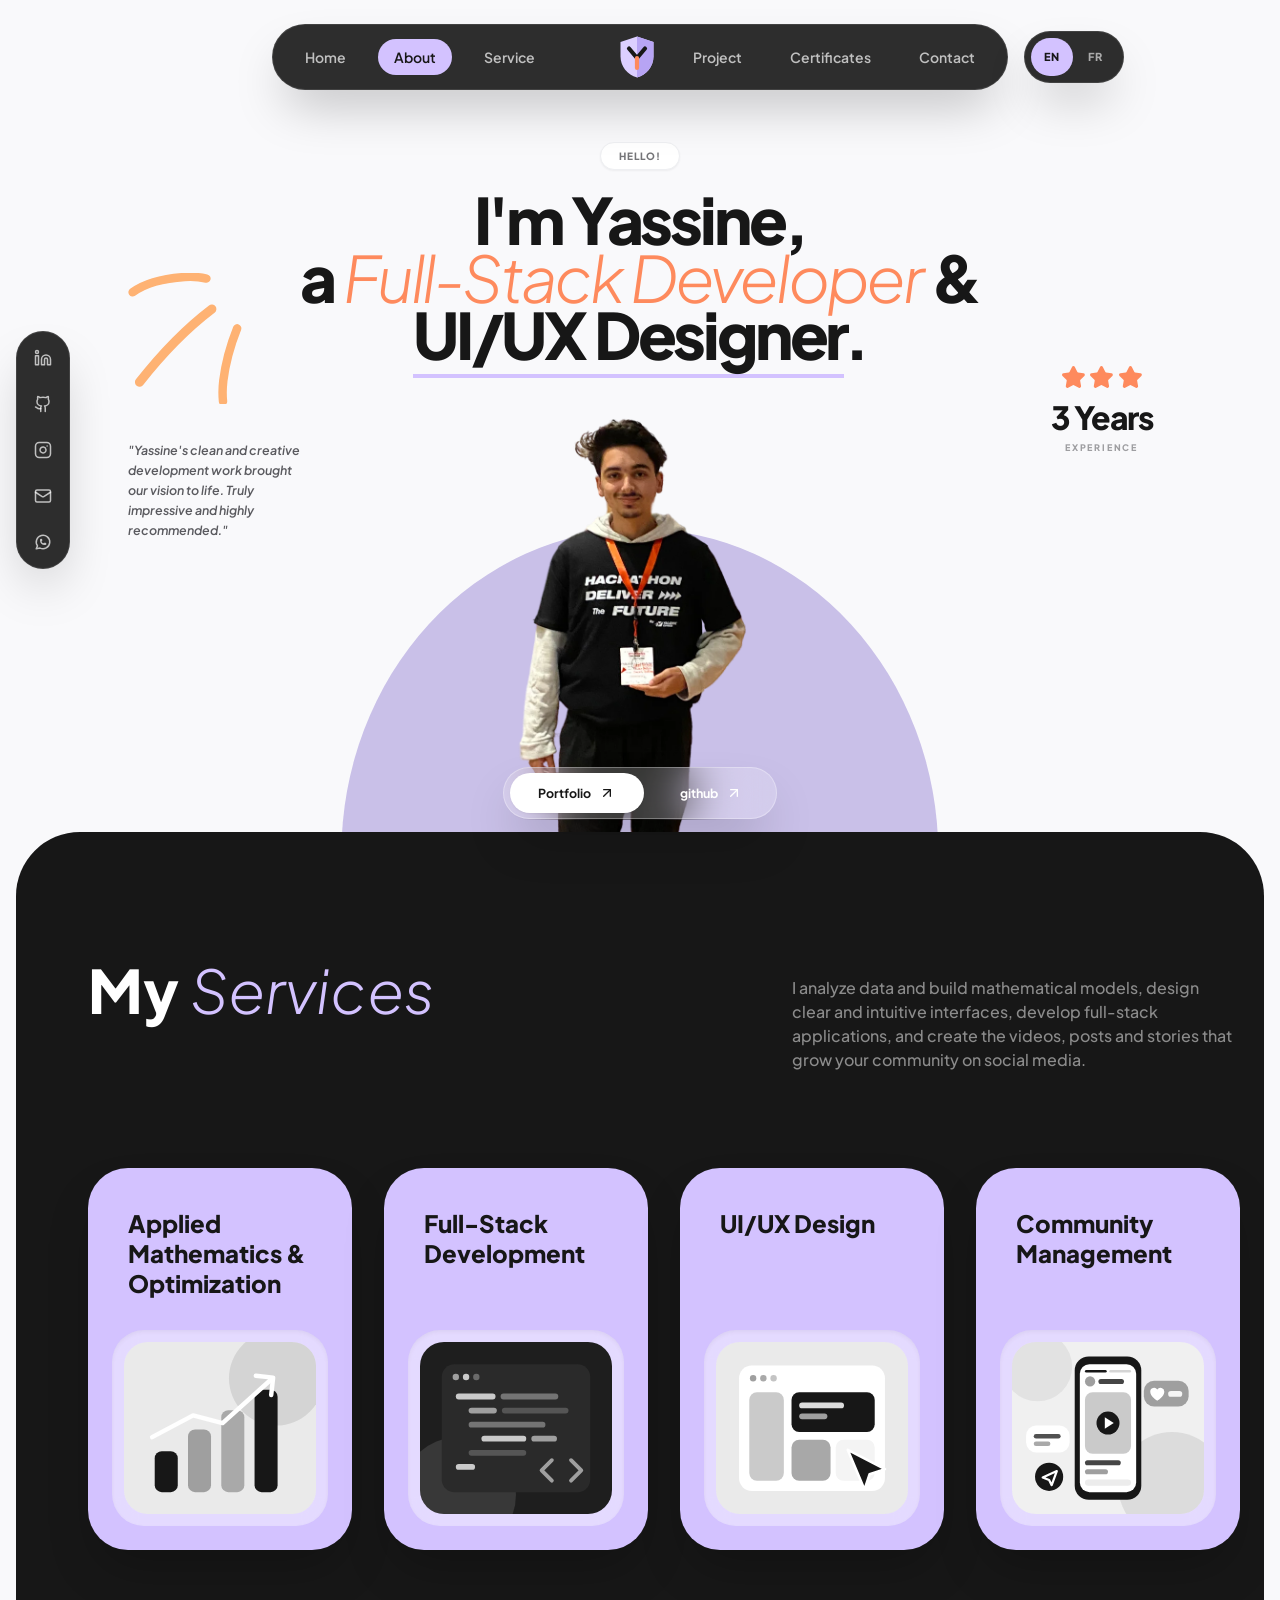
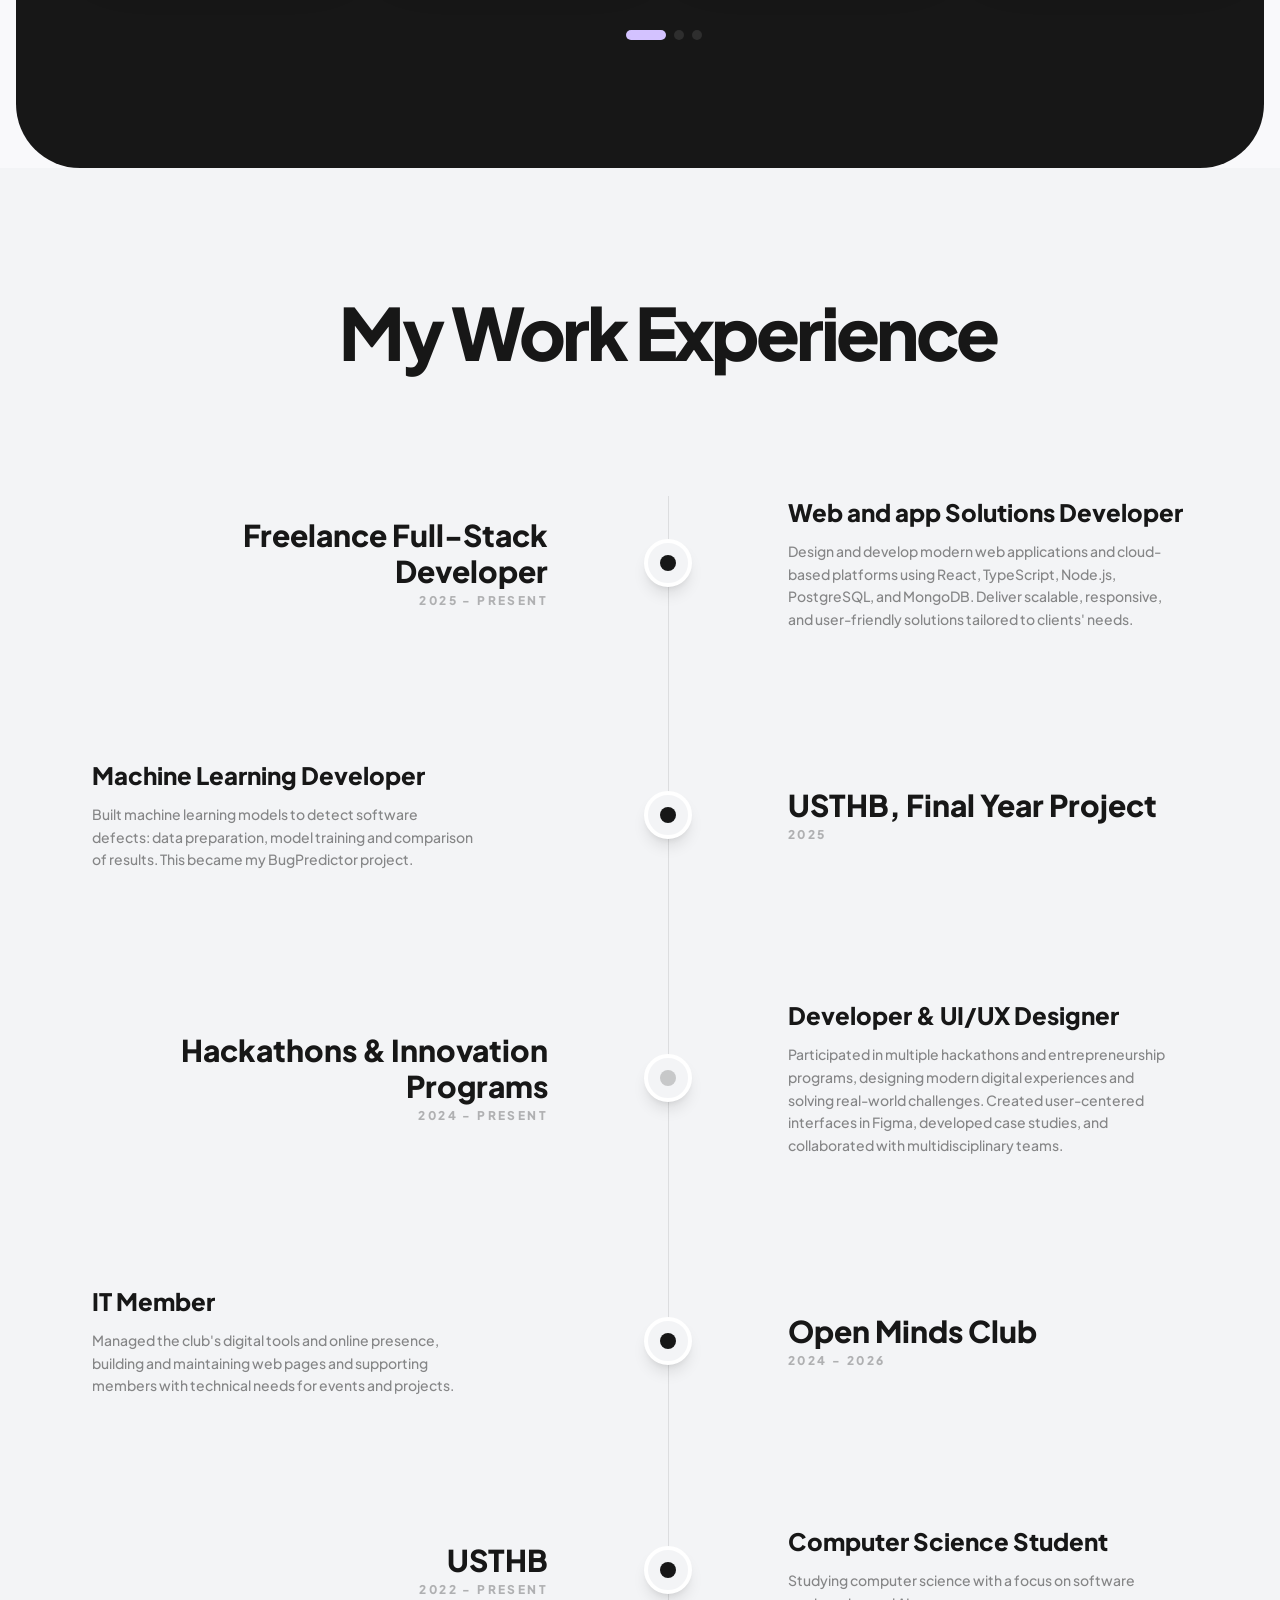
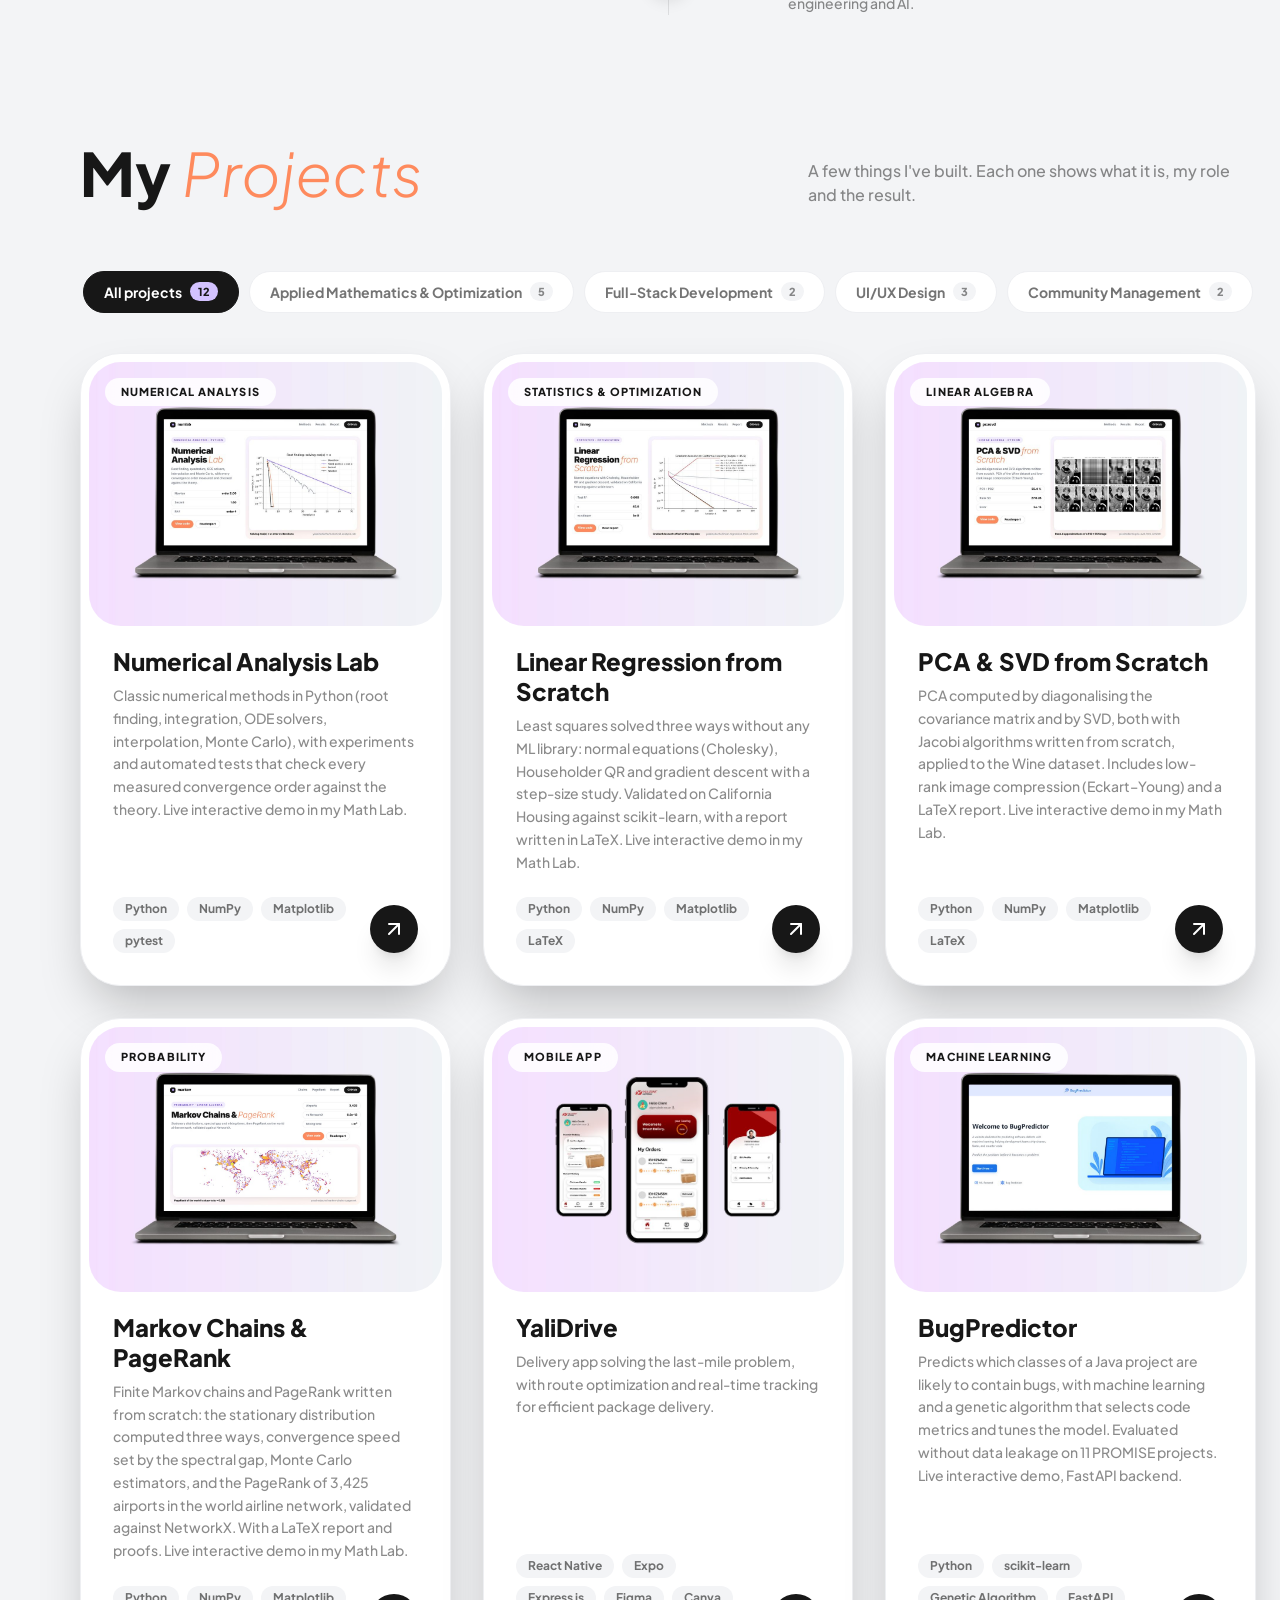
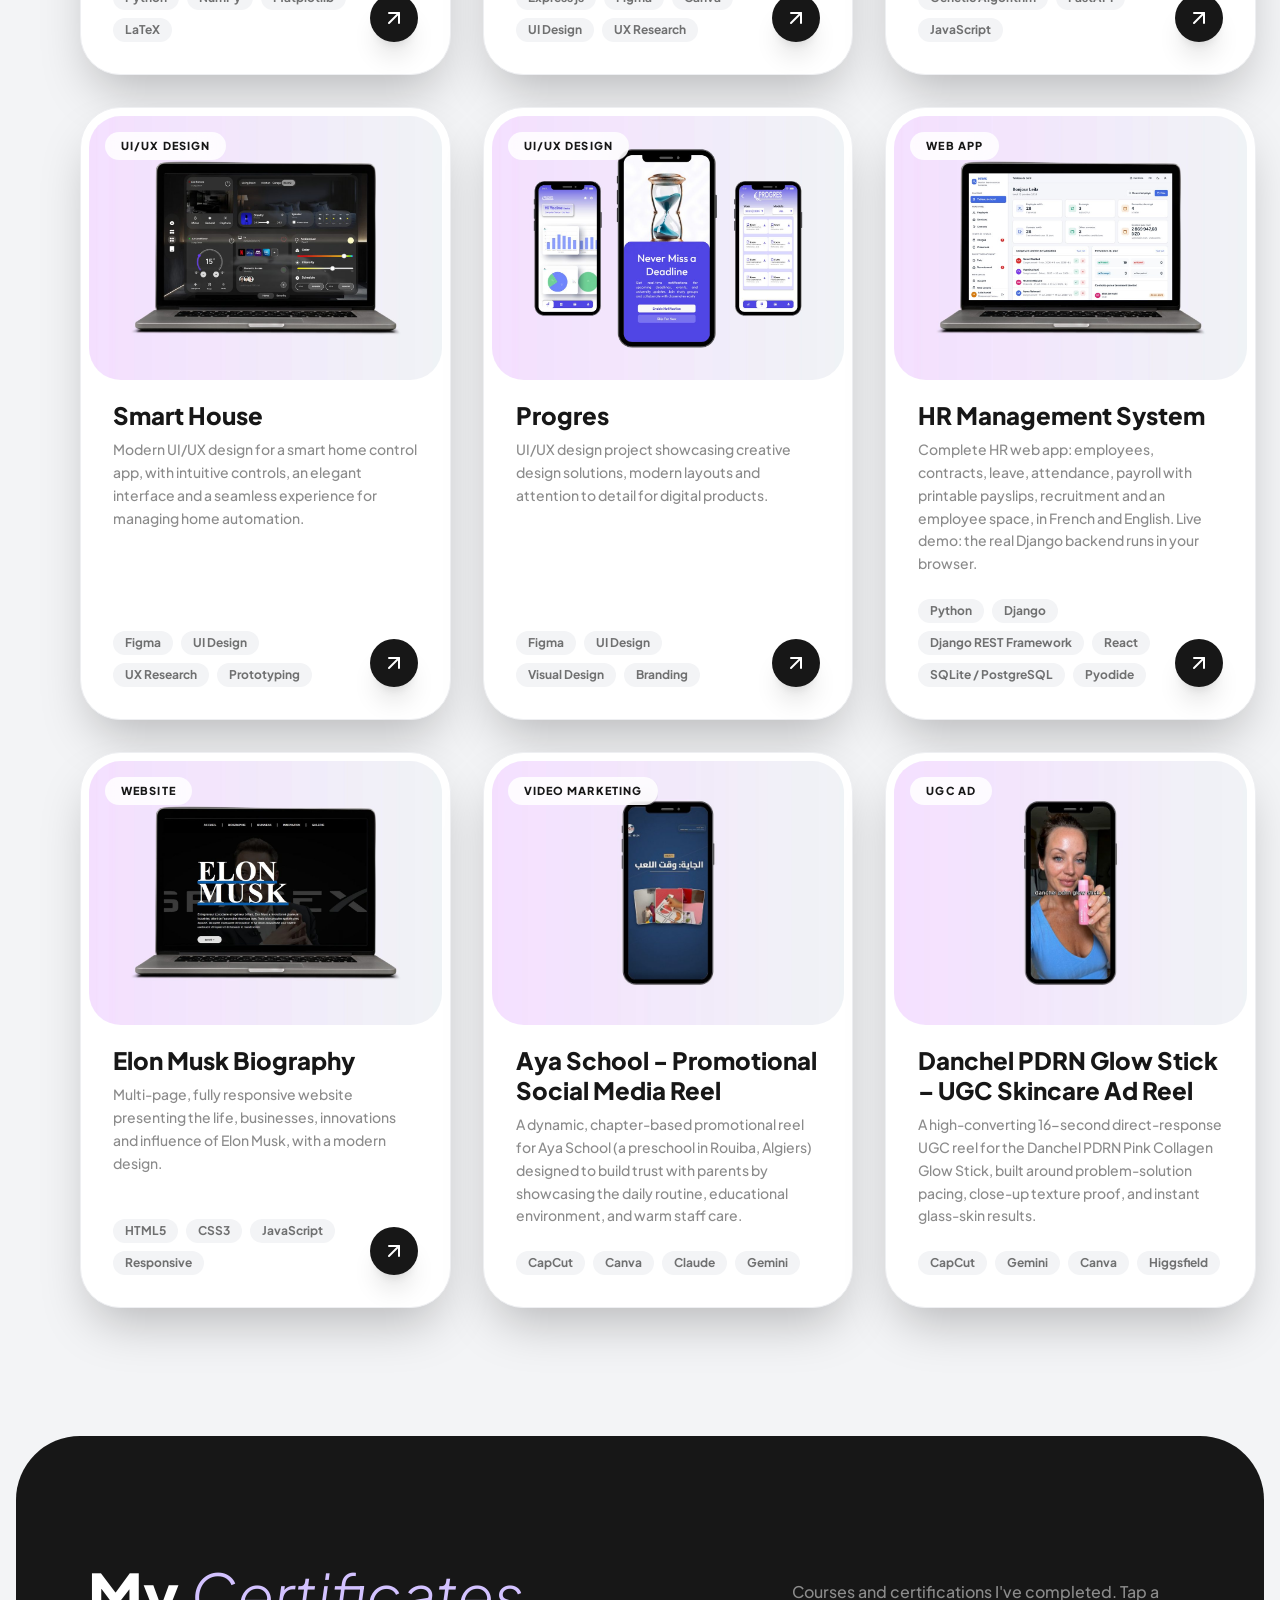
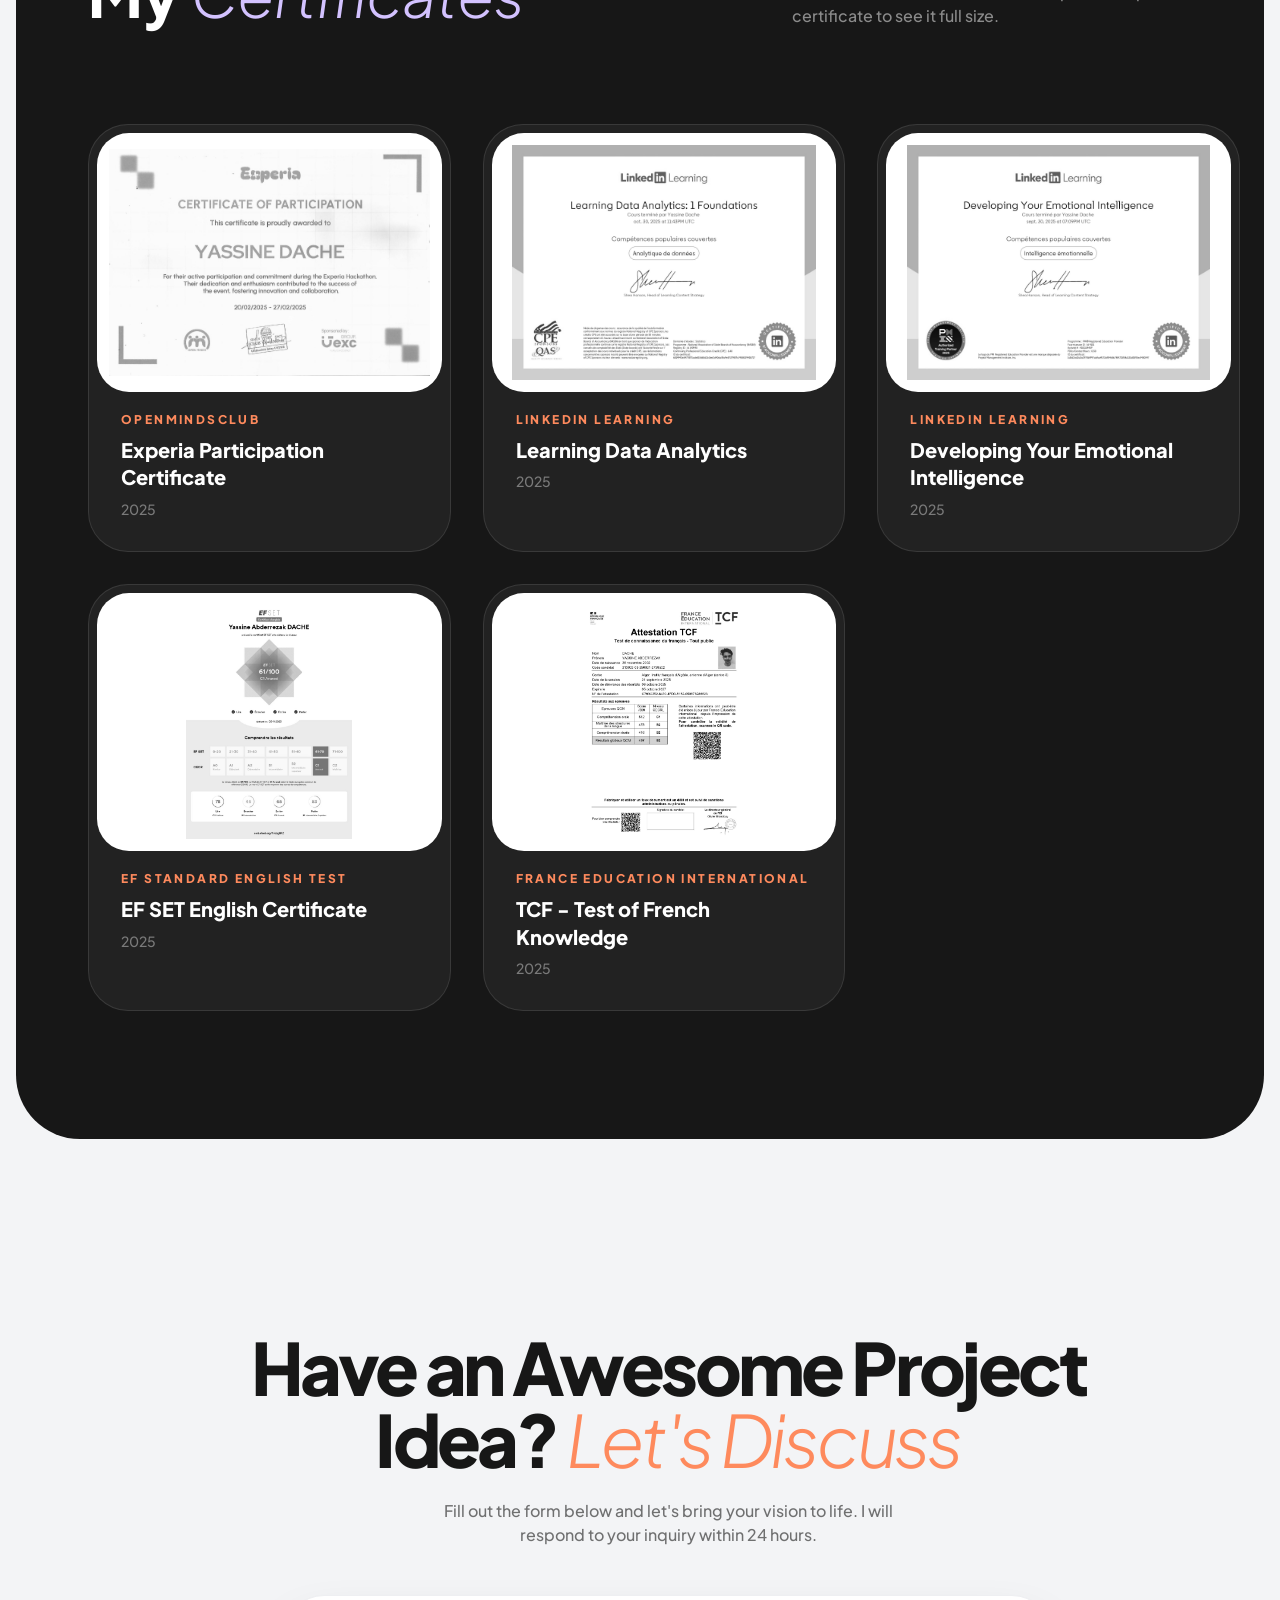
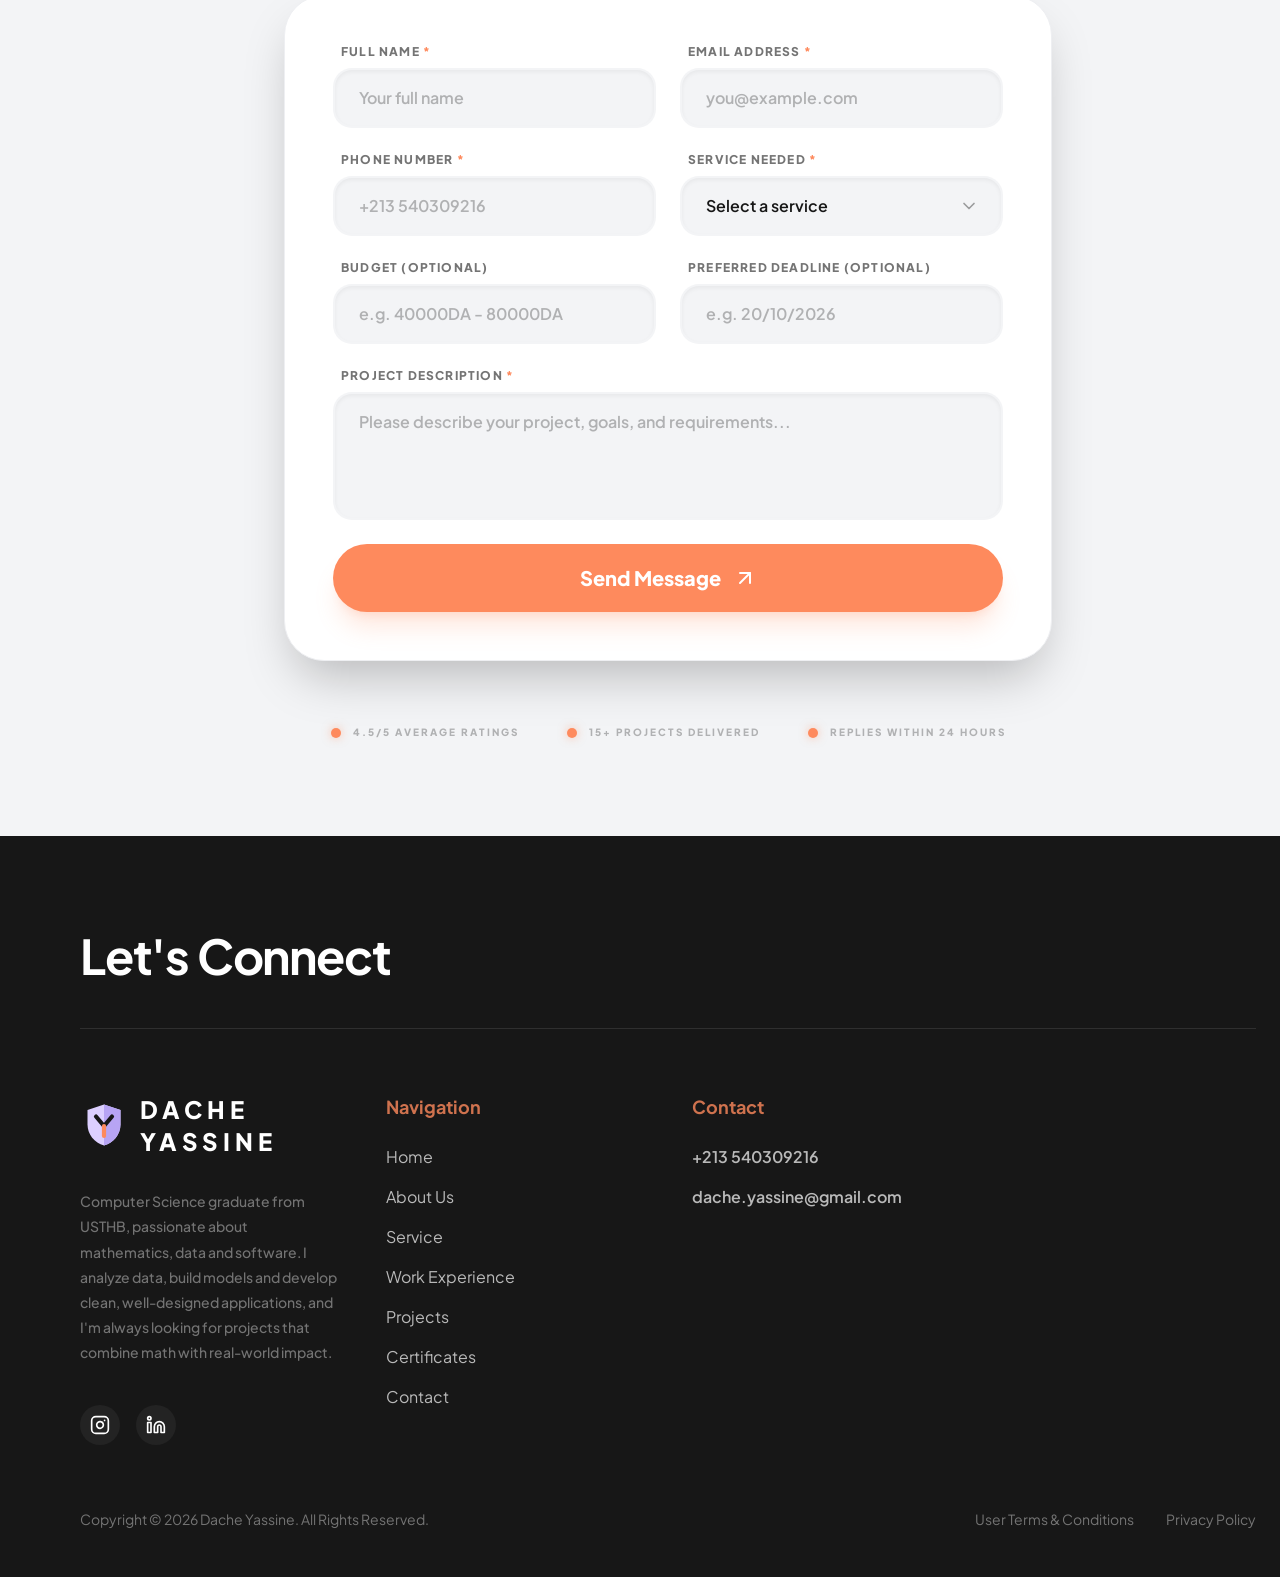
<file: index.html>
<!DOCTYPE html>
<html lang="en">
<head>
<meta charset="UTF-8">
<meta name="viewport" content="width=device-width, initial-scale=1, viewport-fit=cover">
<title>Dache Yassine | Portfolio</title>
<meta name="description" content="Dache Yassine - Full-Stack Developer &amp; UI/UX Designer">
<meta property="og:title" content="Dache Yassine | Portfolio">
<meta property="og:description" content="Dache Yassine - Full-Stack Developer &amp; UI/UX Designer">
<meta property="og:type" content="website">
<meta name="theme-color" content="#F9F9FB">
<link rel="icon" type="image/svg+xml" href="data:image/svg+xml,%3Csvg%20xmlns%3D%22http%3A//www.w3.org/2000/svg%22%20viewBox%3D%220%200%2048%2048%22%3E%3Cpath%20d%3D%22M24%203.5%2040.5%209v14.2c0%2010.3-6.9%2018.6-16.5%2021.3C14.4%2041.8%207.5%2033.5%207.5%2023.2V9z%22%20fill%3D%22%23DCCFFF%22/%3E%3Cpath%20d%3D%22M24%203.5%2040.5%209v14.2c0%2010.3-6.9%2018.6-16.5%2021.3z%22%20fill%3D%22%23B7A4F4%22/%3E%3Cpath%20d%3D%22M16%2015.5%2024%2025l8-9.5%22%20fill%3D%22none%22%20stroke%3D%22%23171717%22%20stroke-width%3D%224.2%22%20stroke-linecap%3D%22round%22%20stroke-linejoin%3D%22round%22/%3E%3Cpath%20d%3D%22M24%2025v10%22%20fill%3D%22none%22%20stroke%3D%22%23FE8A5D%22%20stroke-width%3D%224.2%22%20stroke-linecap%3D%22round%22/%3E%3C/svg%3E">
<link rel="preconnect" href="https://fonts.googleapis.com">
<link rel="preconnect" href="https://fonts.gstatic.com" crossorigin>
<link href="https://fonts.googleapis.com/css2?family=Plus+Jakarta+Sans:ital,wght@0,300;0,400;0,500;0,600;0,700;0,800;1,300;1,400&display=swap" rel="stylesheet">
<style>*,:after,:before{--tw-border-spacing-x:0;--tw-border-spacing-y:0;--tw-translate-x:0;--tw-translate-y:0;--tw-rotate:0;--tw-skew-x:0;--tw-skew-y:0;--tw-scale-x:1;--tw-scale-y:1;--tw-pan-x: ;--tw-pan-y: ;--tw-pinch-zoom: ;--tw-scroll-snap-strictness:proximity;--tw-gradient-from-position: ;--tw-gradient-via-position: ;--tw-gradient-to-position: ;--tw-ordinal: ;--tw-slashed-zero: ;--tw-numeric-figure: ;--tw-numeric-spacing: ;--tw-numeric-fraction: ;--tw-ring-inset: ;--tw-ring-offset-width:0px;--tw-ring-offset-color:#fff;--tw-ring-color:rgba(59,130,246,.5);--tw-ring-offset-shadow:0 0 #0000;--tw-ring-shadow:0 0 #0000;--tw-shadow:0 0 #0000;--tw-shadow-colored:0 0 #0000;--tw-blur: ;--tw-brightness: ;--tw-contrast: ;--tw-grayscale: ;--tw-hue-rotate: ;--tw-invert: ;--tw-saturate: ;--tw-sepia: ;--tw-drop-shadow: ;--tw-backdrop-blur: ;--tw-backdrop-brightness: ;--tw-backdrop-contrast: ;--tw-backdrop-grayscale: ;--tw-backdrop-hue-rotate: ;--tw-backdrop-invert: ;--tw-backdrop-opacity: ;--tw-backdrop-saturate: ;--tw-backdrop-sepia: ;--tw-contain-size: ;--tw-contain-layout: ;--tw-contain-paint: ;--tw-contain-style: }::backdrop{--tw-border-spacing-x:0;--tw-border-spacing-y:0;--tw-translate-x:0;--tw-translate-y:0;--tw-rotate:0;--tw-skew-x:0;--tw-skew-y:0;--tw-scale-x:1;--tw-scale-y:1;--tw-pan-x: ;--tw-pan-y: ;--tw-pinch-zoom: ;--tw-scroll-snap-strictness:proximity;--tw-gradient-from-position: ;--tw-gradient-via-position: ;--tw-gradient-to-position: ;--tw-ordinal: ;--tw-slashed-zero: ;--tw-numeric-figure: ;--tw-numeric-spacing: ;--tw-numeric-fraction: ;--tw-ring-inset: ;--tw-ring-offset-width:0px;--tw-ring-offset-color:#fff;--tw-ring-color:rgba(59,130,246,.5);--tw-ring-offset-shadow:0 0 #0000;--tw-ring-shadow:0 0 #0000;--tw-shadow:0 0 #0000;--tw-shadow-colored:0 0 #0000;--tw-blur: ;--tw-brightness: ;--tw-contrast: ;--tw-grayscale: ;--tw-hue-rotate: ;--tw-invert: ;--tw-saturate: ;--tw-sepia: ;--tw-drop-shadow: ;--tw-backdrop-blur: ;--tw-backdrop-brightness: ;--tw-backdrop-contrast: ;--tw-backdrop-grayscale: ;--tw-backdrop-hue-rotate: ;--tw-backdrop-invert: ;--tw-backdrop-opacity: ;--tw-backdrop-saturate: ;--tw-backdrop-sepia: ;--tw-contain-size: ;--tw-contain-layout: ;--tw-contain-paint: ;--tw-contain-style: }/*! tailwindcss v3.4.16 | MIT License | https://tailwindcss.com*/*,:after,:before{box-sizing:border-box;border:0 solid #e5e7eb}:after,:before{--tw-content:""}:host,html{line-height:1.5;-webkit-text-size-adjust:100%;-moz-tab-size:4;-o-tab-size:4;tab-size:4;font-family:Plus Jakarta Sans,ui-sans-serif,system-ui,-apple-system,Segoe UI,Roboto,sans-serif;font-feature-settings:normal;font-variation-settings:normal;-webkit-tap-highlight-color:transparent}body{margin:0;line-height:inherit}hr{height:0;color:inherit;border-top-width:1px}abbr:where([title]){-webkit-text-decoration:underline dotted;text-decoration:underline dotted}h1,h2,h3,h4,h5,h6{font-size:inherit;font-weight:inherit}a{color:inherit;text-decoration:inherit}b,strong{font-weight:bolder}code,kbd,pre,samp{font-family:ui-monospace,SFMono-Regular,Menlo,Monaco,Consolas,Liberation Mono,Courier New,monospace;font-feature-settings:normal;font-variation-settings:normal;font-size:1em}small{font-size:80%}sub,sup{font-size:75%;line-height:0;position:relative;vertical-align:baseline}sub{bottom:-.25em}sup{top:-.5em}table{text-indent:0;border-color:inherit;border-collapse:collapse}button,input,optgroup,select,textarea{font-family:inherit;font-feature-settings:inherit;font-variation-settings:inherit;font-size:100%;font-weight:inherit;line-height:inherit;letter-spacing:inherit;color:inherit;margin:0;padding:0}button,select{text-transform:none}button,input:where([type=button]),input:where([type=reset]),input:where([type=submit]){-webkit-appearance:button;background-color:transparent;background-image:none}:-moz-focusring{outline:auto}:-moz-ui-invalid{box-shadow:none}progress{vertical-align:baseline}::-webkit-inner-spin-button,::-webkit-outer-spin-button{height:auto}[type=search]{-webkit-appearance:textfield;outline-offset:-2px}::-webkit-search-decoration{-webkit-appearance:none}::-webkit-file-upload-button{-webkit-appearance:button;font:inherit}summary{display:list-item}blockquote,dd,dl,figure,h1,h2,h3,h4,h5,h6,hr,p,pre{margin:0}fieldset{margin:0}fieldset,legend{padding:0}menu,ol,ul{list-style:none;margin:0;padding:0}dialog{padding:0}textarea{resize:vertical}input::-moz-placeholder,textarea::-moz-placeholder{opacity:1;color:#9ca3af}input::placeholder,textarea::placeholder{opacity:1;color:#9ca3af}[role=button],button{cursor:pointer}:disabled{cursor:default}audio,canvas,embed,iframe,img,object,svg,video{display:block;vertical-align:middle}img,video{max-width:100%;height:auto}[hidden]:where(:not([hidden=until-found])){display:none}.pointer-events-none{pointer-events:none}.pointer-events-auto{pointer-events:auto}.fixed{position:fixed}.absolute{position:absolute}.relative{position:relative}.inset-0{inset:0}.inset-x-0{left:0;right:0}.bottom-0{bottom:0}.bottom-4{bottom:1rem}.bottom-6{bottom:1.5rem}.bottom-\[2\.5em\]{bottom:2.5em}.left-0{left:0}.left-1\/2{left:50%}.left-4{left:1rem}.left-\[6\%\]{left:6%}.left-full{left:100%}.right-0{right:0}.right-4{right:1rem}.right-6{right:1.5rem}.right-\[6\%\]{right:6%}.top-0{top:0}.top-1\/2{top:50%}.top-4{top:1rem}.top-\[30\%\]{top:30%}.top-\[40\%\]{top:40%}.z-0{z-index:0}.z-10{z-index:10}.z-20{z-index:20}.z-\[100\]{z-index:100}.z-\[101\]{z-index:101}.z-\[120\]{z-index:120}.z-\[150\]{z-index:150}.z-\[300\]{z-index:300}.z-\[80\]{z-index:80}.z-\[90\]{z-index:90}.col-span-1{grid-column:span 1/span 1}.mx-4{margin-left:1rem;margin-right:1rem}.mx-auto{margin-left:auto;margin-right:auto}.-mt-20{margin-top:-5rem}.mb-0{margin-bottom:0}.mb-1{margin-bottom:.25rem}.mb-10{margin-bottom:2.5rem}.mb-12{margin-bottom:3rem}.mb-16{margin-bottom:4rem}.mb-2{margin-bottom:.5rem}.mb-24{margin-bottom:6rem}.mb-3{margin-bottom:.75rem}.mb-32{margin-bottom:8rem}.mb-4{margin-bottom:1rem}.mb-6{margin-bottom:1.5rem}.mb-8{margin-bottom:2rem}.mb-\[0\.5em\]{margin-bottom:.5em}.mb-\[1\.5em\]{margin-bottom:1.5em}.ml-1{margin-left:.25rem}.ml-2{margin-left:.5rem}.ml-3{margin-left:.75rem}.mt-1{margin-top:.25rem}.mt-16{margin-top:4rem}.mt-2{margin-top:.5rem}.mt-20{margin-top:5rem}.mt-4{margin-top:1rem}.mt-5{margin-top:1.25rem}.mt-6{margin-top:1.5rem}.mt-\[1em\]{margin-top:1em}.mt-\[2\.85em\]{margin-top:2.85em}.mt-auto{margin-top:auto}.line-clamp-2{overflow:hidden;display:-webkit-box;-webkit-box-orient:vertical;-webkit-line-clamp:2}.block{display:block}.flex{display:flex}.inline-flex{display:inline-flex}.grid{display:grid}.hidden{display:none}.aspect-\[1\.1\/1\]{aspect-ratio:1.1/1}.aspect-\[16\/10\]{aspect-ratio:16/10}.aspect-\[4\/3\]{aspect-ratio:4/3}.aspect-video{aspect-ratio:16/9}.h-10{height:2.5rem}.h-12{height:3rem}.h-14{height:3.5rem}.h-2\.5{height:.625rem}.h-32{height:8rem}.h-4{height:1rem}.h-5{height:1.25rem}.h-6{height:1.5rem}.h-7{height:1.75rem}.h-8{height:2rem}.h-\[18px\]{height:18px}.h-\[max\(18px\2c 1\.75em\)\]{height:max(18px,1.75em)}.h-auto{height:auto}.h-full{height:100%}.max-h-\[78vh\]{max-height:78vh}.max-h-\[90vh\]{max-height:90vh}.w-10{width:2.5rem}.w-12{width:3rem}.w-14{width:3.5rem}.w-2\.5{width:.625rem}.w-32{width:8rem}.w-4{width:1rem}.w-5{width:1.25rem}.w-6{width:1.5rem}.w-7{width:1.75rem}.w-8{width:2rem}.w-\[12\.5em\]{width:12.5em}.w-\[18px\]{width:18px}.w-\[356px\]{width:356px}.w-\[8em\]{width:8em}.w-\[calc\(100\%-2rem\)\]{width:calc(100% - 2rem)}.w-\[max\(18px\2c 1\.75em\)\]{width:max(18px,1.75em)}.w-auto{width:auto}.w-fit{width:-moz-fit-content;width:fit-content}.w-full{width:100%}.w-px{width:1px}.min-w-\[220px\]{min-width:220px}.max-w-2xl{max-width:42rem}.max-w-3xl{max-width:48rem}.max-w-4xl{max-width:56rem}.max-w-5xl{max-width:64rem}.max-w-6xl{max-width:72rem}.max-w-7xl{max-width:80rem}.max-w-\[14\.25em\]{max-width:14.25em}.max-w-\[32em\]{max-width:32em}.max-w-\[42em\]{max-width:42em}.max-w-\[62\%\]{max-width:62%}.max-w-\[calc\(100vw-3rem\)\]{max-width:calc(100vw - 3rem)}.max-w-full{max-width:100%}.max-w-lg{max-width:32rem}.max-w-md{max-width:28rem}.max-w-sm{max-width:24rem}.max-w-xl{max-width:36rem}.max-w-xs{max-width:20rem}.flex-1{flex:1 1 0%}.shrink-0{flex-shrink:0}.flex-grow{flex-grow:1}.-translate-x-1\/2{--tw-translate-x:-50%}.-translate-x-1\/2,.-translate-x-2{transform:translate(var(--tw-translate-x),var(--tw-translate-y)) rotate(var(--tw-rotate)) skewX(var(--tw-skew-x)) skewY(var(--tw-skew-y)) scaleX(var(--tw-scale-x)) scaleY(var(--tw-scale-y))}.-translate-x-2{--tw-translate-x:-0.5rem}.-translate-y-1\/2{--tw-translate-y:-50%}.-translate-y-1\/2,.translate-y-4{transform:translate(var(--tw-translate-x),var(--tw-translate-y)) rotate(var(--tw-rotate)) skewX(var(--tw-skew-x)) skewY(var(--tw-skew-y)) scaleX(var(--tw-scale-x)) scaleY(var(--tw-scale-y))}.translate-y-4{--tw-translate-y:1rem}.scale-90{--tw-scale-x:.9;--tw-scale-y:.9;transform:translate(var(--tw-translate-x),var(--tw-translate-y)) rotate(var(--tw-rotate)) skewX(var(--tw-skew-x)) skewY(var(--tw-skew-y)) scaleX(var(--tw-scale-x)) scaleY(var(--tw-scale-y))}@keyframes spin{to{transform:rotate(1turn)}}.animate-spin{animation:spin 1s linear infinite}.cursor-pointer{cursor:pointer}.resize-none{resize:none}.scroll-mt-28{scroll-margin-top:7rem}.appearance-none{-webkit-appearance:none;-moz-appearance:none;appearance:none}.grid-cols-1{grid-template-columns:repeat(1,minmax(0,1fr))}.grid-cols-\[1fr_auto_1fr\]{grid-template-columns:1fr auto 1fr}.flex-col{flex-direction:column}.flex-wrap{flex-wrap:wrap}.items-start{align-items:flex-start}.items-end{align-items:flex-end}.items-center{align-items:center}.justify-center{justify-content:center}.justify-between{justify-content:space-between}.gap-1{gap:.25rem}.gap-1\.5{gap:.375rem}.gap-12{gap:3rem}.gap-2{gap:.5rem}.gap-2\.5{gap:.625rem}.gap-3{gap:.75rem}.gap-4{gap:1rem}.gap-5{gap:1.25rem}.gap-6{gap:1.5rem}.gap-8{gap:2rem}.gap-\[0\.25em\]{gap:.25em}.gap-\[0\.5em\]{gap:.5em}.space-y-32>:not([hidden])~:not([hidden]){--tw-space-y-reverse:0;margin-top:calc(8rem*(1 - var(--tw-space-y-reverse)));margin-bottom:calc(8rem*var(--tw-space-y-reverse))}.self-start{align-self:flex-start}.justify-self-start{justify-self:start}.justify-self-end{justify-self:end}.justify-self-center{justify-self:center}.overflow-hidden{overflow:hidden}.overflow-y-auto{overflow-y:auto}.whitespace-nowrap{white-space:nowrap}.break-words{overflow-wrap:break-word}.break-all{word-break:break-all}.rounded-\[1\.2rem\]{border-radius:1.2rem}.rounded-\[1\.5rem\]{border-radius:1.5rem}.rounded-\[2\.5rem\]{border-radius:2.5rem}.rounded-\[2rem\]{border-radius:2rem}.rounded-full{border-radius:9999px}.rounded-lg{border-radius:.5rem}.rounded-sm{border-radius:.125rem}.rounded-xl{border-radius:.75rem}.border{border-width:1px}.border-2{border-width:2px}.border-4{border-width:4px}.border-b{border-bottom-width:1px}.border-b-4{border-bottom-width:4px}.border-l{border-left-width:1px}.border-t{border-top-width:1px}.border-dashed{border-style:dashed}.border-brand-purple{--tw-border-opacity:1;border-color:hsl(var(--brand-purple)/var(--tw-border-opacity,1))}.border-brand-purple\/30{border-color:hsl(var(--brand-purple)/.3)}.border-emerald-100{--tw-border-opacity:1;border-color:rgb(209 250 229/var(--tw-border-opacity,1))}.border-emerald-200{--tw-border-opacity:1;border-color:rgb(167 243 208/var(--tw-border-opacity,1))}.border-ink\/15{border-color:hsl(var(--ink)/.15)}.border-line{--tw-border-opacity:1;border-color:hsl(var(--line)/var(--tw-border-opacity,1))}.border-slate-200{--tw-border-opacity:1;border-color:rgb(226 232 240/var(--tw-border-opacity,1))}.border-surface{--tw-border-opacity:1;border-color:hsl(var(--surface)/var(--tw-border-opacity,1))}.border-transparent{border-color:transparent}.border-white\/10{border-color:hsla(0,0%,100%,.1)}.border-white\/15{border-color:hsla(0,0%,100%,.15)}.border-white\/30{border-color:hsla(0,0%,100%,.3)}.bg-\[\#0b0b0c\]\/85{background-color:rgba(11,11,12,.85)}.bg-\[\#171717\]{--tw-bg-opacity:1;background-color:rgb(23 23 23/var(--tw-bg-opacity,1))}.bg-\[\#171717\]\/20{background-color:hsla(0,0%,9%,.2)}.bg-background{--tw-bg-opacity:1;background-color:hsl(var(--background)/var(--tw-bg-opacity,1))}.bg-black{--tw-bg-opacity:1;background-color:rgb(0 0 0/var(--tw-bg-opacity,1))}.bg-black\/80{background-color:rgba(0,0,0,.8)}.bg-brand-dark{--tw-bg-opacity:1;background-color:hsl(var(--brand-dark)/var(--tw-bg-opacity,1))}.bg-brand-dark\/90{background-color:hsl(var(--brand-dark)/.9)}.bg-brand-orange{--tw-bg-opacity:1;background-color:hsl(var(--brand-orange)/var(--tw-bg-opacity,1))}.bg-brand-purple{--tw-bg-opacity:1;background-color:hsl(var(--brand-purple)/var(--tw-bg-opacity,1))}.bg-brand-purple\/20{background-color:hsl(var(--brand-purple)/.2)}.bg-emerald-50{--tw-bg-opacity:1;background-color:rgb(236 253 245/var(--tw-bg-opacity,1))}.bg-ink{--tw-bg-opacity:1;background-color:hsl(var(--ink)/var(--tw-bg-opacity,1))}.bg-ink\/10{background-color:hsl(var(--ink)/.1)}.bg-ink\/20{background-color:hsl(var(--ink)/.2)}.bg-muted{--tw-bg-opacity:1;background-color:hsl(var(--muted)/var(--tw-bg-opacity,1))}.bg-surface{--tw-bg-opacity:1;background-color:hsl(var(--surface)/var(--tw-bg-opacity,1))}.bg-white{--tw-bg-opacity:1;background-color:rgb(255 255 255/var(--tw-bg-opacity,1))}.bg-white\/10{background-color:hsla(0,0%,100%,.1)}.bg-white\/20{background-color:hsla(0,0%,100%,.2)}.bg-white\/40{background-color:hsla(0,0%,100%,.4)}.bg-white\/5{background-color:hsla(0,0%,100%,.05)}.bg-white\/85{background-color:hsla(0,0%,100%,.85)}.object-contain{-o-object-fit:contain;object-fit:contain}.object-cover{-o-object-fit:cover;object-fit:cover}.p-1\.5{padding:.375rem}.p-10{padding:2.5rem}.p-2{padding:.5rem}.p-3{padding:.75rem}.p-4{padding:1rem}.p-6{padding:1.5rem}.p-8{padding:2rem}.p-\[0\.375em\]{padding:.375em}.px-12{padding-left:3rem;padding-right:3rem}.px-2{padding-left:.5rem;padding-right:.5rem}.px-3{padding-left:.75rem;padding-right:.75rem}.px-4{padding-left:1rem;padding-right:1rem}.px-5{padding-left:1.25rem;padding-right:1.25rem}.px-6{padding-left:1.5rem;padding-right:1.5rem}.px-8{padding-left:2rem;padding-right:2rem}.px-\[2\.3em\]{padding-left:2.3em;padding-right:2.3em}.px-\[max\(16px\2c 1\.25em\)\]{padding-left:max(16px,1.25em);padding-right:max(16px,1.25em)}.py-1{padding-top:.25rem;padding-bottom:.25rem}.py-1\.5{padding-top:.375rem;padding-bottom:.375rem}.py-2{padding-top:.5rem;padding-bottom:.5rem}.py-2\.5{padding-top:.625rem;padding-bottom:.625rem}.py-24{padding-top:6rem;padding-bottom:6rem}.py-3{padding-top:.75rem;padding-bottom:.75rem}.py-3\.5{padding-top:.875rem;padding-bottom:.875rem}.py-32{padding-top:8rem;padding-bottom:8rem}.py-4{padding-top:1rem;padding-bottom:1rem}.py-5{padding-top:1.25rem;padding-bottom:1.25rem}.py-\[0\.86em\]{padding-top:.86em;padding-bottom:.86em}.py-\[max\(4px\2c 0\.375em\)\]{padding-top:max(4px,.375em);padding-bottom:max(4px,.375em)}.pb-12{padding-bottom:3rem}.pb-2{padding-bottom:.5rem}.pb-24{padding-bottom:6rem}.pb-3{padding-bottom:.75rem}.pb-32{padding-bottom:8rem}.pb-4{padding-bottom:1rem}.pb-6{padding-bottom:1.5rem}.pb-\[4em\]{padding-bottom:4em}.pl-4{padding-left:1rem}.pr-5{padding-right:1.25rem}.pt-10{padding-top:2.5rem}.pt-12{padding-top:3rem}.pt-2{padding-top:.5rem}.pt-24{padding-top:6rem}.pt-32{padding-top:8rem}.pt-4{padding-top:1rem}.pt-5{padding-top:1.25rem}.pt-6{padding-top:1.5rem}.pt-\[max\(7\.5rem\2c 10em\)\]{padding-top:max(7.5rem,10em)}.text-left{text-align:left}.text-center{text-align:center}.text-2xl{font-size:1.5rem;line-height:2rem}.text-3xl{font-size:1.875rem;line-height:2.25rem}.text-4xl{font-size:2.25rem;line-height:2.5rem}.text-5xl{font-size:3rem;line-height:1}.text-6xl{font-size:3.75rem;line-height:1}.text-\[10px\]{font-size:10px}.text-\[11px\]{font-size:11px}.text-\[13px\]{font-size:13px}.text-\[9px\]{font-size:9px}.text-\[max\(10px\2c 0\.6875em\)\]{font-size:max(10px,.6875em)}.text-\[max\(11px\2c 0\.875em\)\]{font-size:max(11px,.875em)}.text-\[max\(12px\2c 0\.875em\)\]{font-size:max(12px,.875em)}.text-\[max\(2\.25rem\2c 4\.5em\)\]{font-size:max(2.25rem,4.5em)}.text-\[max\(22px\2c 2\.25em\)\]{font-size:max(22px,2.25em)}.text-\[max\(9px\2c 0\.625em\)\]{font-size:max(9px,.625em)}.text-lg{font-size:1.125rem;line-height:1.75rem}.text-sm{font-size:.875rem;line-height:1.25rem}.text-xl{font-size:1.25rem;line-height:1.75rem}.text-xs{font-size:.75rem;line-height:1rem}.font-black{font-weight:900}.font-bold{font-weight:700}.font-light{font-weight:300}.font-medium{font-weight:500}.font-semibold{font-weight:600}.uppercase{text-transform:uppercase}.italic{font-style:italic}.leading-\[0\.9\]{line-height:.9}.leading-\[1\.8\]{line-height:1.8}.leading-relaxed{line-height:1.625}.leading-snug{line-height:1.375}.leading-tight{line-height:1.25}.tracking-\[0\.25em\]{letter-spacing:.25em}.tracking-\[0\.2em\]{letter-spacing:.2em}.tracking-tight{letter-spacing:-.025em}.tracking-tighter{letter-spacing:-.05em}.tracking-wider{letter-spacing:.05em}.tracking-widest{letter-spacing:.1em}.text-\[\#171717\]{--tw-text-opacity:1;color:rgb(23 23 23/var(--tw-text-opacity,1))}.text-\[\#171717\]\/30{color:hsla(0,0%,9%,.3)}.text-\[\#171717\]\/70{color:hsla(0,0%,9%,.7)}.text-\[\#171717\]\/80{color:hsla(0,0%,9%,.8)}.text-brand-orange{--tw-text-opacity:1;color:hsl(var(--brand-orange)/var(--tw-text-opacity,1))}.text-brand-orange\/80{color:hsl(var(--brand-orange)/.8)}.text-brand-purple{--tw-text-opacity:1;color:hsl(var(--brand-purple)/var(--tw-text-opacity,1))}.text-emerald-500{--tw-text-opacity:1;color:rgb(16 185 129/var(--tw-text-opacity,1))}.text-emerald-800{--tw-text-opacity:1;color:rgb(6 95 70/var(--tw-text-opacity,1))}.text-emerald-900{--tw-text-opacity:1;color:rgb(6 78 59/var(--tw-text-opacity,1))}.text-foreground\/40{color:hsl(var(--foreground)/.4)}.text-foreground\/60{color:hsl(var(--foreground)/.6)}.text-foreground\/70{color:hsl(var(--foreground)/.7)}.text-ink{--tw-text-opacity:1;color:hsl(var(--ink)/var(--tw-text-opacity,1))}.text-ink\/30{color:hsl(var(--ink)/.3)}.text-ink\/40{color:hsl(var(--ink)/.4)}.text-ink\/50{color:hsl(var(--ink)/.5)}.text-ink\/60{color:hsl(var(--ink)/.6)}.text-rose-500{--tw-text-opacity:1;color:rgb(244 63 94/var(--tw-text-opacity,1))}.text-white{--tw-text-opacity:1;color:rgb(255 255 255/var(--tw-text-opacity,1))}.text-white\/30{color:hsla(0,0%,100%,.3)}.text-white\/40{color:hsla(0,0%,100%,.4)}.text-white\/50{color:hsla(0,0%,100%,.5)}.text-white\/60{color:hsla(0,0%,100%,.6)}.text-white\/70{color:hsla(0,0%,100%,.7)}.text-white\/80{color:hsla(0,0%,100%,.8)}.opacity-0{opacity:0}.opacity-30{opacity:.3}.opacity-70{opacity:.7}.shadow-2xl{--tw-shadow:0 25px 50px -12px rgba(0,0,0,.25);--tw-shadow-colored:0 25px 50px -12px var(--tw-shadow-color)}.shadow-2xl,.shadow-\[0_0_10px_rgba\(254\2c 139\2c 92\2c 0\.5\)\]{box-shadow:var(--tw-ring-offset-shadow,0 0 #0000),var(--tw-ring-shadow,0 0 #0000),var(--tw-shadow)}.shadow-\[0_0_10px_rgba\(254\2c 139\2c 92\2c 0\.5\)\]{--tw-shadow:0 0 10px rgba(254,139,92,.5);--tw-shadow-colored:0 0 10px var(--tw-shadow-color)}.shadow-inner{--tw-shadow:inset 0 2px 4px 0 rgba(0,0,0,.05);--tw-shadow-colored:inset 0 2px 4px 0 var(--tw-shadow-color)}.shadow-inner,.shadow-lg{box-shadow:var(--tw-ring-offset-shadow,0 0 #0000),var(--tw-ring-shadow,0 0 #0000),var(--tw-shadow)}.shadow-lg{--tw-shadow:0 10px 15px -3px rgba(0,0,0,.1),0 4px 6px -4px rgba(0,0,0,.1);--tw-shadow-colored:0 10px 15px -3px var(--tw-shadow-color),0 4px 6px -4px var(--tw-shadow-color)}.shadow-sm{--tw-shadow:0 1px 2px 0 rgba(0,0,0,.05);--tw-shadow-colored:0 1px 2px 0 var(--tw-shadow-color)}.shadow-sm,.shadow-xl{box-shadow:var(--tw-ring-offset-shadow,0 0 #0000),var(--tw-ring-shadow,0 0 #0000),var(--tw-shadow)}.shadow-xl{--tw-shadow:0 20px 25px -5px rgba(0,0,0,.1),0 8px 10px -6px rgba(0,0,0,.1);--tw-shadow-colored:0 20px 25px -5px var(--tw-shadow-color),0 8px 10px -6px var(--tw-shadow-color)}.shadow-brand-orange\/20{--tw-shadow-color:hsl(var(--brand-orange)/0.2);--tw-shadow:var(--tw-shadow-colored)}.grayscale{--tw-grayscale:grayscale(100%)}.filter,.grayscale{filter:var(--tw-blur) var(--tw-brightness) var(--tw-contrast) var(--tw-grayscale) var(--tw-hue-rotate) var(--tw-invert) var(--tw-saturate) var(--tw-sepia) var(--tw-drop-shadow)}.backdrop-blur-md{--tw-backdrop-blur:blur(12px)}.backdrop-blur-md,.backdrop-blur-xl{-webkit-backdrop-filter:var(--tw-backdrop-blur) var(--tw-backdrop-brightness) var(--tw-backdrop-contrast) var(--tw-backdrop-grayscale) var(--tw-backdrop-hue-rotate) var(--tw-backdrop-invert) var(--tw-backdrop-opacity) var(--tw-backdrop-saturate) var(--tw-backdrop-sepia);backdrop-filter:var(--tw-backdrop-blur) var(--tw-backdrop-brightness) var(--tw-backdrop-contrast) var(--tw-backdrop-grayscale) var(--tw-backdrop-hue-rotate) var(--tw-backdrop-invert) var(--tw-backdrop-opacity) var(--tw-backdrop-saturate) var(--tw-backdrop-sepia)}.backdrop-blur-xl{--tw-backdrop-blur:blur(24px)}.transition-all{transition-property:all;transition-timing-function:cubic-bezier(.4,0,.2,1);transition-duration:.15s}.transition-colors{transition-property:color,background-color,border-color,text-decoration-color,fill,stroke;transition-timing-function:cubic-bezier(.4,0,.2,1);transition-duration:.15s}.transition-opacity{transition-property:opacity;transition-timing-function:cubic-bezier(.4,0,.2,1);transition-duration:.15s}.transition-transform{transition-property:transform;transition-timing-function:cubic-bezier(.4,0,.2,1);transition-duration:.15s}.duration-200{transition-duration:.2s}.duration-300{transition-duration:.3s}.duration-500{transition-duration:.5s}.duration-700{transition-duration:.7s}.placeholder\:text-ink\/30::-moz-placeholder{color:hsl(var(--ink)/.3)}.placeholder\:text-ink\/30::placeholder{color:hsl(var(--ink)/.3)}.hover\:-translate-y-2:hover{--tw-translate-y:-0.5rem}.hover\:-translate-y-2:hover,.hover\:scale-105:hover{transform:translate(var(--tw-translate-x),var(--tw-translate-y)) rotate(var(--tw-rotate)) skewX(var(--tw-skew-x)) skewY(var(--tw-skew-y)) scaleX(var(--tw-scale-x)) scaleY(var(--tw-scale-y))}.hover\:scale-105:hover{--tw-scale-x:1.05;--tw-scale-y:1.05}.hover\:scale-110:hover{--tw-scale-x:1.1;--tw-scale-y:1.1}.hover\:scale-110:hover,.hover\:scale-\[1\.02\]:hover{transform:translate(var(--tw-translate-x),var(--tw-translate-y)) rotate(var(--tw-rotate)) skewX(var(--tw-skew-x)) skewY(var(--tw-skew-y)) scaleX(var(--tw-scale-x)) scaleY(var(--tw-scale-y))}.hover\:scale-\[1\.02\]:hover{--tw-scale-x:1.02;--tw-scale-y:1.02}.hover\:scale-\[1\.03\]:hover{--tw-scale-x:1.03;--tw-scale-y:1.03;transform:translate(var(--tw-translate-x),var(--tw-translate-y)) rotate(var(--tw-rotate)) skewX(var(--tw-skew-x)) skewY(var(--tw-skew-y)) scaleX(var(--tw-scale-x)) scaleY(var(--tw-scale-y))}.hover\:bg-brand-dark\/90:hover{background-color:hsl(var(--brand-dark)/.9)}.hover\:bg-brand-orange:hover{--tw-bg-opacity:1;background-color:hsl(var(--brand-orange)/var(--tw-bg-opacity,1))}.hover\:bg-brand-orange\/90:hover{background-color:hsl(var(--brand-orange)/.9)}.hover\:bg-brand-purple:hover{--tw-bg-opacity:1;background-color:hsl(var(--brand-purple)/var(--tw-bg-opacity,1))}.hover\:bg-emerald-100:hover{--tw-bg-opacity:1;background-color:rgb(209 250 229/var(--tw-bg-opacity,1))}.hover\:bg-slate-50:hover{--tw-bg-opacity:1;background-color:rgb(248 250 252/var(--tw-bg-opacity,1))}.hover\:bg-white\/10:hover{background-color:hsla(0,0%,100%,.1)}.hover\:bg-white\/20:hover{background-color:hsla(0,0%,100%,.2)}.hover\:text-\[\#171717\]:hover{--tw-text-opacity:1;color:rgb(23 23 23/var(--tw-text-opacity,1))}.hover\:text-white:hover{--tw-text-opacity:1;color:rgb(255 255 255/var(--tw-text-opacity,1))}.hover\:opacity-100:hover{opacity:1}.hover\:shadow-xl:hover{--tw-shadow:0 20px 25px -5px rgba(0,0,0,.1),0 8px 10px -6px rgba(0,0,0,.1);--tw-shadow-colored:0 20px 25px -5px var(--tw-shadow-color),0 8px 10px -6px var(--tw-shadow-color);box-shadow:var(--tw-ring-offset-shadow,0 0 #0000),var(--tw-ring-shadow,0 0 #0000),var(--tw-shadow)}.focus\:border-brand-orange:focus{--tw-border-opacity:1;border-color:hsl(var(--brand-orange)/var(--tw-border-opacity,1))}.focus\:bg-surface:focus{--tw-bg-opacity:1;background-color:hsl(var(--surface)/var(--tw-bg-opacity,1))}.focus\:outline-none:focus{outline:2px solid transparent;outline-offset:2px}.focus-visible\:bg-brand-purple:focus-visible{--tw-bg-opacity:1;background-color:hsl(var(--brand-purple)/var(--tw-bg-opacity,1))}.focus-visible\:text-\[\#171717\]:focus-visible{--tw-text-opacity:1;color:rgb(23 23 23/var(--tw-text-opacity,1))}.focus-visible\:outline-none:focus-visible{outline:2px solid transparent;outline-offset:2px}.focus-visible\:ring-2:focus-visible{--tw-ring-offset-shadow:var(--tw-ring-inset) 0 0 0 var(--tw-ring-offset-width) var(--tw-ring-offset-color);--tw-ring-shadow:var(--tw-ring-inset) 0 0 0 calc(2px + var(--tw-ring-offset-width)) var(--tw-ring-color);box-shadow:var(--tw-ring-offset-shadow),var(--tw-ring-shadow),var(--tw-shadow,0 0 #0000)}.focus-visible\:ring-4:focus-visible{--tw-ring-offset-shadow:var(--tw-ring-inset) 0 0 0 var(--tw-ring-offset-width) var(--tw-ring-offset-color);--tw-ring-shadow:var(--tw-ring-inset) 0 0 0 calc(4px + var(--tw-ring-offset-width)) var(--tw-ring-color);box-shadow:var(--tw-ring-offset-shadow),var(--tw-ring-shadow),var(--tw-shadow,0 0 #0000)}.focus-visible\:ring-brand-orange:focus-visible{--tw-ring-opacity:1;--tw-ring-color:hsl(var(--brand-orange)/var(--tw-ring-opacity,1))}.focus-visible\:ring-brand-purple:focus-visible{--tw-ring-opacity:1;--tw-ring-color:hsl(var(--brand-purple)/var(--tw-ring-opacity,1))}.active\:scale-\[0\.98\]:active{--tw-scale-x:0.98;--tw-scale-y:0.98;transform:translate(var(--tw-translate-x),var(--tw-translate-y)) rotate(var(--tw-rotate)) skewX(var(--tw-skew-x)) skewY(var(--tw-skew-y)) scaleX(var(--tw-scale-x)) scaleY(var(--tw-scale-y))}.disabled\:cursor-not-allowed:disabled{cursor:not-allowed}.disabled\:opacity-75:disabled{opacity:.75}.group\/btn:hover .group-hover\/btn\:-translate-y-1{--tw-translate-y:-0.25rem}.group\/btn:hover .group-hover\/btn\:-translate-y-1,.group\/btn:hover .group-hover\/btn\:translate-x-1{transform:translate(var(--tw-translate-x),var(--tw-translate-y)) rotate(var(--tw-rotate)) skewX(var(--tw-skew-x)) skewY(var(--tw-skew-y)) scaleX(var(--tw-scale-x)) scaleY(var(--tw-scale-y))}.group\/btn:hover .group-hover\/btn\:translate-x-1{--tw-translate-x:0.25rem}.group:hover .group-hover\:translate-x-0{--tw-translate-x:0px}.group:hover .group-hover\:translate-x-0,.group:hover .group-hover\:translate-y-0{transform:translate(var(--tw-translate-x),var(--tw-translate-y)) rotate(var(--tw-rotate)) skewX(var(--tw-skew-x)) skewY(var(--tw-skew-y)) scaleX(var(--tw-scale-x)) scaleY(var(--tw-scale-y))}.group:hover .group-hover\:translate-y-0{--tw-translate-y:0px}.group:hover .group-hover\:scale-100{--tw-scale-x:1;--tw-scale-y:1}.group:hover .group-hover\:scale-100,.group:hover .group-hover\:scale-105{transform:translate(var(--tw-translate-x),var(--tw-translate-y)) rotate(var(--tw-rotate)) skewX(var(--tw-skew-x)) skewY(var(--tw-skew-y)) scaleX(var(--tw-scale-x)) scaleY(var(--tw-scale-y))}.group:hover .group-hover\:scale-105{--tw-scale-x:1.05;--tw-scale-y:1.05}.group:hover .group-hover\:scale-110{--tw-scale-x:1.1;--tw-scale-y:1.1;transform:translate(var(--tw-translate-x),var(--tw-translate-y)) rotate(var(--tw-rotate)) skewX(var(--tw-skew-x)) skewY(var(--tw-skew-y)) scaleX(var(--tw-scale-x)) scaleY(var(--tw-scale-y))}.group:hover .group-hover\:text-\[\#171717\]\/80{color:hsla(0,0%,9%,.8)}.group:hover .group-hover\:opacity-100{opacity:1}.group:hover .group-hover\:grayscale-0{--tw-grayscale:grayscale(0);filter:var(--tw-blur) var(--tw-brightness) var(--tw-contrast) var(--tw-grayscale) var(--tw-hue-rotate) var(--tw-invert) var(--tw-saturate) var(--tw-sepia) var(--tw-drop-shadow)}.group:focus-visible .group-focus-visible\:translate-x-0{--tw-translate-x:0px;transform:translate(var(--tw-translate-x),var(--tw-translate-y)) rotate(var(--tw-rotate)) skewX(var(--tw-skew-x)) skewY(var(--tw-skew-y)) scaleX(var(--tw-scale-x)) scaleY(var(--tw-scale-y))}.group:focus-visible .group-focus-visible\:translate-y-0{--tw-translate-y:0px;transform:translate(var(--tw-translate-x),var(--tw-translate-y)) rotate(var(--tw-rotate)) skewX(var(--tw-skew-x)) skewY(var(--tw-skew-y)) scaleX(var(--tw-scale-x)) scaleY(var(--tw-scale-y))}.group:focus-visible .group-focus-visible\:opacity-100{opacity:1}@media (min-width:640px){.sm\:grid-cols-2{grid-template-columns:repeat(2,minmax(0,1fr))}.sm\:p-8{padding:2rem}}@media (min-width:768px){.md\:col-span-1{grid-column:span 1/span 1}.md\:mx-0{margin-left:0;margin-right:0}.md\:mb-0{margin-bottom:0}.md\:mt-0{margin-top:0}.md\:block{display:block}.md\:grid{display:grid}.md\:hidden{display:none}.md\:w-\[380px\]{width:380px}.md\:grid-cols-2{grid-template-columns:repeat(2,minmax(0,1fr))}.md\:grid-cols-3{grid-template-columns:repeat(3,minmax(0,1fr))}.md\:grid-cols-4{grid-template-columns:repeat(4,minmax(0,1fr))}.md\:flex-row{flex-direction:row}.md\:flex-row-reverse{flex-direction:row-reverse}.md\:gap-24{gap:6rem}.md\:whitespace-nowrap{white-space:nowrap}.md\:rounded-\[4rem\]{border-radius:4rem}.md\:p-10{padding:2.5rem}.md\:p-12{padding:3rem}.md\:p-14{padding:3.5rem}.md\:p-5{padding:1.25rem}.md\:text-left{text-align:left}.md\:text-right{text-align:right}.md\:text-4xl{font-size:2.25rem;line-height:2.5rem}.md\:text-5xl{font-size:3rem;line-height:1}.md\:text-6xl{font-size:3.75rem;line-height:1}.md\:text-7xl{font-size:4.5rem;line-height:1}.md\:text-base{font-size:1rem;line-height:1.5rem}}@media (min-width:1024px){.lg\:left-\[8\%\]{left:8%}.lg\:right-\[10\%\]{right:10%}.lg\:scroll-mt-32{scroll-margin-top:8rem}.lg\:grid-cols-3{grid-template-columns:repeat(3,minmax(0,1fr))}.lg\:gap-4{gap:1rem}.lg\:px-4{padding-left:1rem;padding-right:1rem}}@media (min-width:1280px){.xl\:left-\[10\%\]{left:10%}}@media (min-width:1536px){.\32xl\:left-\[13\%\]{left:13%}}</style>
<style>
  :root {
    --background: 240 20% 98%;
    --foreground: 240 10% 10%;
    --ink: 0 0% 9%;
    --surface: 0 0% 100%;
    --muted: 220 14% 96%;
    --line: 220 14% 94%;
    --brand-dark: 0 0% 9%;
    --brand-purple: 257 100% 88%;
    --brand-orange: 17 99% 68%;
    box-sizing: border-box;
    padding-top: env(safe-area-inset-top, 0px);
    padding-bottom: env(safe-area-inset-bottom, 0px);
  }
  @media (prefers-color-scheme: dark) {
    :root:not([data-theme="light"]) {
      --background: 240 8% 6%;
      --foreground: 240 10% 94%;
      --ink: 0 0% 96%;
      --surface: 240 6% 11%;
      --muted: 240 6% 8%;
      --line: 240 5% 18%;
      --brand-dark: 240 6% 3%;
    }
  }
  :root[data-theme="dark"] {
    --background: 240 8% 6%;
    --foreground: 240 10% 94%;
    --ink: 0 0% 96%;
    --surface: 240 6% 11%;
    --muted: 240 6% 8%;
    --line: 240 5% 18%;
    --brand-dark: 240 6% 3%;
  }
  html { scroll-padding-top: env(safe-area-inset-top, 0px); }
  body { background: hsl(var(--background)); color: hsl(var(--foreground)); font-family: "Plus Jakarta Sans", ui-sans-serif, system-ui, -apple-system, "Segoe UI", Roboto, sans-serif; overflow-x: hidden; -webkit-font-smoothing: antialiased; }
  [hidden] { display: none !important; }

  .nav-link { color: rgb(255 255 255 / .7); }
  .nav-link:hover { color: #fff; }
  .nav-link[aria-current="true"] { background: hsl(var(--brand-purple)); color: #171717; }

  .drawer-overlay { opacity: 0; transition: opacity .3s ease; }
  #drawer.open .drawer-overlay { opacity: 1; }
  .drawer-panel { transform: translateX(100%); transition: transform .55s cubic-bezier(.22, 1.08, .36, 1); }
  #drawer.open .drawer-panel { transform: none; }
  .drawer-link { color: rgb(255 255 255 / .7); }
  .drawer-link:hover { color: #fff; background: rgb(255 255 255 / .05); }
  .drawer-link .drawer-arrow { color: rgb(255 255 255 / .2); }
  .drawer-link:hover .drawer-arrow { color: #fff; transform: translate(4px, -4px); }
  .drawer-link[aria-current="true"] { color: hsl(var(--brand-purple)); background: transparent; }
  .drawer-link[aria-current="true"] .drawer-arrow { color: hsl(var(--brand-purple)); transform: rotate(45deg); }

  /* hero scales like a zoomed-out page: 16px at 1440px wide and up, smaller below */
  .hero { font-size: clamp(9px, 1.1111vw, 16px); }
  .hero-dome { aspect-ratio: 903 / 492; background: #C9C0E8; border-radius: 50% 50% 0 0 / 100% 100% 0 0; }

  @keyframes enterL { from { opacity: 0; transform: translateX(-100%); } }
  @keyframes enterR { from { opacity: 0; transform: translateX(100%); } }
  .anim-left { animation: enterL 1s ease both; }
  .anim-right { animation: enterR 1s ease both; }
  .no-anim .anim-left, .no-anim .anim-right { animation: none; }

  [data-m] { transition: opacity var(--m-dur, .7s) cubic-bezier(0, 0, .58, 1) var(--m-delay, 0s), transform var(--m-dur, .7s) cubic-bezier(0, 0, .58, 1) var(--m-delay, 0s); }
  .m-ready [data-m]:not(.m-in) { opacity: 0; transform: var(--m-from); }

  @keyframes pop { from { opacity: 0; transform: translateY(16px) scale(.98); } to { opacity: 1; transform: none; } }
  .a-pop, .lb-fig { animation: pop .35s cubic-bezier(.2, .7, .2, 1) both; }
  @keyframes toastIn { from { opacity: 0; transform: translateY(100%); } }
  .toast { animation: toastIn .4s cubic-bezier(.21, 1.02, .73, 1) both; transition: opacity .3s ease, transform .3s ease; }
  .toast-out { opacity: 0; transform: translateY(8px); }

  @media (prefers-reduced-motion: reduce) {
    .anim-left, .anim-right, .a-pop, .lb-fig, .toast { animation: none; }
    [data-m], .drawer-panel, .drawer-overlay { transition: none; }
  }

  /* service popup: fade + zoom like the reference dialog */
  @keyframes svcFade { from { opacity: 0; } }
  @keyframes svcFadeOut { to { opacity: 0; } }
  @keyframes svcIn { from { opacity: 0; transform: translate(-50%, -48%) scale(.95); } to { opacity: 1; transform: translate(-50%, -50%); } }
  @keyframes svcOut { from { opacity: 1; transform: translate(-50%, -50%); } to { opacity: 0; transform: translate(-50%, -48%) scale(.95); } }
  .svc-panel { transform: translate(-50%, -50%); animation: svcIn .2s ease both; }
  .svc-overlay { animation: svcFade .2s ease both; }
  #svcHost.closing .svc-panel { animation: svcOut .2s ease both; }
  #svcHost.closing .svc-overlay { animation: svcFadeOut .2s ease both; }
  @media (prefers-reduced-motion: reduce) { .svc-panel, .svc-overlay, #svcHost.closing .svc-panel, #svcHost.closing .svc-overlay { animation: none; } }

  /* left social sidebar: keep the hero quote and page content clear of it on mid-size screens */
  @media (min-width: 768px) and (max-width: 1279px) {
    #home > .absolute.anim-left { left: max(6%, 5.5rem) !important; }
  }
  @media (min-width: 768px) and (max-width: 1439px) {
    #service { padding-left: 4.5rem; }
    #project, #projects, #contact, #root footer { padding-left: 5rem; }
    #certificates > div { padding-left: 4.5rem; }
  }

  /* project filter */
  .proj-filters { display: flex; flex-wrap: wrap; justify-content: center; gap: .625rem; margin-bottom: 2.5rem; }
  .proj-filter { display: inline-flex; align-items: center; gap: .5rem; padding: .625rem 1.25rem; border-radius: 9999px; font-size: .875rem; line-height: 1.25rem; font-weight: 700; border: 1px solid hsl(var(--line)); background: hsl(var(--surface)); color: hsl(var(--ink) / .6); cursor: pointer; transition: background-color .2s, border-color .2s, color .2s, transform .2s; }
  .proj-filter:hover { color: hsl(var(--ink)); border-color: hsl(var(--brand-purple)); transform: translateY(-2px); }
  .proj-filter:focus-visible { outline: 2px solid hsl(var(--brand-orange)); outline-offset: 2px; }
  .proj-filter .proj-count { font-size: 11px; line-height: 1; font-weight: 900; border-radius: 9999px; padding: .25rem .5rem; background: hsl(var(--muted)); color: hsl(var(--ink) / .5); transition: inherit; }
  .proj-filter[aria-pressed="true"] { background: hsl(var(--brand-dark)); border-color: hsl(var(--brand-dark)); color: #fff; }
  .proj-filter[aria-pressed="true"] .proj-count { background: hsl(var(--brand-purple)); color: #171717; }
  [data-proj-card][hidden], #projEmpty[hidden] { display: none !important; }
  #projEmpty { padding: 2.5rem 0; }
  @keyframes projIn { from { opacity: 0; transform: translateY(14px) scale(.97); } to { opacity: 1; transform: none; } }
  .proj-in { animation: projIn .4s cubic-bezier(.2,.7,.2,1) both; }
  @media (prefers-reduced-motion: reduce) { .proj-in { animation: none; } .proj-filter:hover { transform: none; } }

  /* 4 services: 2 x 2 on tablets, 4 in a row on large screens */
  @media (min-width: 1280px) { .svc-grid-4 { grid-template-columns: repeat(4, minmax(0, 1fr)); } }

  /* language switch */
  .nowrap-w { white-space: nowrap; }
  .lang-sw { display: inline-flex; align-items: center; gap: 2px; padding: 3px; border-radius: 9999px; background: rgba(255, 255, 255, .07); }
  .lang-sw button { min-width: 36px; height: 30px; padding: 0 10px; border-radius: 9999px; font-size: 11px; font-weight: 900; letter-spacing: .12em; color: rgba(255, 255, 255, .6); transition: background-color .2s, color .2s; }
  .lang-sw button:hover { color: #fff; }
  .lang-sw button[aria-pressed="true"] { background: hsl(var(--brand-purple)); color: #171717; }
  .lang-sw button:focus-visible { outline: 2px solid hsl(var(--brand-purple)); outline-offset: 2px; }
  .lang-sat { position: absolute; left: 100%; top: 0; height: 100%; display: none; align-items: center; padding-top: calc(env(safe-area-inset-top, 0px) + 1.5rem); }
  .lang-sw-pill { padding: 6px; background: hsl(var(--brand-dark) / .9); -webkit-backdrop-filter: blur(12px); backdrop-filter: blur(12px); border: 1px solid rgba(255, 255, 255, .1); box-shadow: 0 25px 50px -12px rgba(0, 0, 0, .25); }
  .lang-sw-pill button { height: 38px; min-width: 42px; }
  .lang-rail { display: none !important; }
  span.lang-rail { width: 20px; height: 1px; margin: 4px 0; background: rgba(255, 255, 255, .12); }
  .lang-rail-btn { font-size: 11px; font-weight: 900; letter-spacing: .1em; }
  @media (min-width: 768px) and (max-width: 1023.98px) { .lang-rail { display: flex !important; } span.lang-rail { display: block !important; } }
  @media (min-width: 1024px) { .lang-sat { display: flex; } }
</style>
</head>
<body>
<div id="root"></div>
<script id="site-data" type="application/json">{"profile":{"firstName":"Yassine","fullName":"Dache Yassine","role":"Full-Stack Developer","specialty":"UI/UX Designer","photo":"/uploads/photo-c69c1b4f.webp","testimonial":"\"Yassine's clean and creative development work brought our vision to life. Truly impressive and highly recommended.\"","years":"3 Years","servicesIntro":"I analyze data and build mathematical models, design clear and intuitive interfaces, develop full-stack applications, and create the videos, posts and stories that grow your community on social media.","projectsIntro":"A few things I've built. Each one shows what it is, my role and the result.","certificatesIntro":"Courses and certifications I've completed. Tap a certificate to see it full size.","bio":"Computer Science graduate from USTHB, passionate about mathematics, data and software. I analyze data, build models and develop clean, well-designed applications, and I'm always looking for projects that combine math with real-world impact.","email":"dache.yassine@gmail.com","phone":"+213 540309216","location":"Your city, Country","links":{"github":"https://github.com/yassinedache","linkedin":"https://www.linkedin.com/in/yassine-dache/","instagram":"https://www.instagram.com/yacinedache","whatsapp":"+213 540309216"},"highlights":["4.5/5 Average Ratings","15+ Projects Delivered","Replies Within 24 Hours"],"website":"","roleFr":"Développeur Full-Stack","specialtyFr":"Designer UI/UX","yearsFr":"3 ans","testimonialFr":"« Le travail de développement propre et créatif de Yassine a donné vie à notre vision. Vraiment impressionnant, je le recommande vivement. »","servicesIntroFr":"J'analyse des données et construis des modèles mathématiques, je conçois des interfaces claires et intuitives, je développe des applications full-stack, et je crée les vidéos, posts et stories qui font grandir votre communauté sur les réseaux sociaux.","projectsIntroFr":"Quelques projets que j'ai réalisés. Chacun montre ce qu'il est, mon rôle et le résultat.","certificatesIntroFr":"Les formations et certifications que j'ai obtenues. Cliquez sur un certificat pour le voir en grand.","bioFr":"Diplômé en informatique de l'USTHB, passionné de mathématiques, de données et de logiciels. J'analyse des données, construis des modèles et développe des applications propres et soignées, et je cherche toujours des projets qui allient les mathématiques à un impact concret.","highlightsFr":["Note moyenne de 4,5/5","15+ projets livrés","Réponse sous 24 heures"]},"services":[{"id":"s1","title":"Applied Mathematics & Optimization","description":"Turning data into insight with statistics, mathematical modeling and machine learning, from cleaning data and testing models to optimizing them with algorithms like genetic algorithms.","image":"","art":"growth","titleFr":"Mathématiques appliquées & optimisation","descriptionFr":"Transformer les données en informations utiles grâce aux statistiques, à la modélisation mathématique et au machine learning : du nettoyage des données et du test des modèles jusqu'à leur optimisation avec des algorithmes comme les algorithmes génétiques."},{"id":"s3","title":"Full-Stack Development","description":"End-to-end development of complex web applications.","image":"","art":"code","titleFr":"Développement Full-Stack","descriptionFr":"Développement de bout en bout d'applications web complexes."},{"id":"s2","title":"UI/UX Design","description":"User-centric designs that are both beautiful and functional.","image":"","art":"design","titleFr":"Design UI/UX","descriptionFr":"Des interfaces centrées sur l'utilisateur, à la fois belles et fonctionnelles."},{"id":"s4","title":"Community Management","description":"I manage your social media from start to finish: editing short videos and reels, designing posts and stories, and publishing them on a consistent schedule on Instagram, TikTok and Facebook to grow and engage your community.","image":"","art":"social","titleFr":"Community Management","descriptionFr":"Je gère vos réseaux sociaux de A à Z : montage de vidéos courtes et de reels, création de posts et de stories, et publication régulière sur Instagram, TikTok et Facebook pour faire grandir et engager votre communauté."}],"projects":[{"id":"imathnumlab01","image":"/uploads/project-mv4htyfc0stn.jpg","title":"Numerical Analysis Lab","category":"Numerical Analysis","serviceId":"s1","description":"Classic numerical methods in Python (root finding, integration, ODE solvers, interpolation, Monte Carlo), with experiments and automated tests that check every measured convergence order against the theory. Live interactive demo in my Math Lab.","tags":"Python, NumPy, Matplotlib, pytest","link":"https://yassine-portfolio-virid.vercel.app/lab/numerical-analysis/","github":"https://github.com/yassinedache/numerical-analysis-lab","videoLink":"","titleFr":"Laboratoire d'analyse numérique","categoryFr":"Analyse numérique","descriptionFr":"Méthodes numériques classiques en Python (équations non linéaires, intégration, équations différentielles, interpolation, Monte Carlo), avec des expériences et des tests automatisés qui comparent chaque ordre de convergence mesuré à la théorie. Démo interactive en ligne dans mon Math Lab."},{"id":"imathlinreg01","image":"/uploads/project-mv4htz4hr6cz.jpg","title":"Linear Regression from Scratch","category":"Statistics & Optimization","serviceId":"s1","description":"Least squares solved three ways without any ML library: normal equations (Cholesky), Householder QR and gradient descent with a step-size study. Validated on California Housing against scikit-learn, with a report written in LaTeX. Live interactive demo in my Math Lab.","tags":"Python, NumPy, Matplotlib, LaTeX","link":"https://yassine-portfolio-virid.vercel.app/lab/linear-regression/","github":"https://github.com/yassinedache/linear-regression-from-scratch","videoLink":"","titleFr":"Régression linéaire et descente de gradient","categoryFr":"Statistiques & optimisation","descriptionFr":"Moindres carrés résolus de trois façons sans bibliothèque de ML : équations normales (Cholesky), décomposition QR de Householder et descente de gradient avec étude du pas. Validé sur California Housing face à scikit-learn, avec un rapport rédigé en LaTeX. Démo interactive en ligne dans mon Math Lab."},{"id":"imathpcasvd01","image":"/uploads/project-mv4htzpcg7wc.jpg","title":"PCA & SVD from Scratch","category":"Linear Algebra","serviceId":"s1","description":"PCA computed by diagonalising the covariance matrix and by SVD, both with Jacobi algorithms written from scratch, applied to the Wine dataset. Includes low-rank image compression (Eckart–Young) and a LaTeX report. Live interactive demo in my Math Lab.","tags":"Python, NumPy, Matplotlib, LaTeX","link":"https://yassine-portfolio-virid.vercel.app/lab/pca-svd/","github":"https://github.com/yassinedache/pca-svd-from-scratch","videoLink":"","titleFr":"ACP et décomposition en valeurs singulières","categoryFr":"Algèbre linéaire","descriptionFr":"ACP par diagonalisation de la matrice de covariance puis par SVD, avec des algorithmes de Jacobi écrits de zéro, appliquée au jeu de données Wine. Inclut la compression d'images par approximation de rang faible (Eckart–Young) et un rapport en LaTeX. Démo interactive en ligne dans mon Math Lab."},{"id":"imathmarkov01","image":"/uploads/project-markov-chains-pagerank.jpg","title":"Markov Chains & PageRank","category":"Probability","serviceId":"s1","description":"Finite Markov chains and PageRank written from scratch: the stationary distribution computed three ways, convergence speed set by the spectral gap, Monte Carlo estimators, and the PageRank of 3,425 airports in the world airline network, validated against NetworkX. With a LaTeX report and proofs. Live interactive demo in my Math Lab.","tags":"Python, NumPy, Matplotlib, LaTeX","link":"https://yassine-portfolio-virid.vercel.app/lab/markov-pagerank/","github":"https://github.com/yassinedache/markov-chains-pagerank","videoLink":"","titleFr":"Chaînes de Markov et PageRank","categoryFr":"Probabilités","descriptionFr":"Chaînes de Markov finies et PageRank programmés de zéro : loi stationnaire calculée de trois façons, vitesse de convergence liée au trou spectral, estimateurs de Monte-Carlo, et PageRank des 3 425 aéroports du réseau aérien mondial, validé face à NetworkX. Avec un rapport LaTeX et ses démonstrations. Démo interactive en ligne dans mon Math Lab."},{"id":"imuvsdh5bwg0vv","image":"/uploads/project-muvsln8c34qz.jpg","title":"YaliDrive","category":"Mobile App","serviceId":"s2","description":"Delivery app solving the last-mile problem, with route optimization and real-time tracking for efficient package delivery.","tags":"React Native, Expo, Express js, Figma, Canva, UI Design, UX Research","link":"https://www.figma.com/design/tfWeMQWR41iqs8AcFnwToP/yalidine?node-id=0-1&t=HWnZJu0cCmLaELjC-1","github":"","videoLink":"","categoryFr":"Application mobile","descriptionFr":"Application de livraison qui résout le problème du dernier kilomètre, avec optimisation des itinéraires et suivi en temps réel pour livrer les colis efficacement."},{"id":"imutwun8ohqlc4","image":"/uploads/project-7a302d3d.jpg","title":"BugPredictor","category":"Machine Learning","description":"Predicts which classes of a Java project are likely to contain bugs, with machine learning and a genetic algorithm that selects code metrics and tunes the model. Evaluated without data leakage on 11 PROMISE projects. Live interactive demo, FastAPI backend.","tags":"Python, scikit-learn, Genetic Algorithm, FastAPI, JavaScript","link":"https://yassine-portfolio-virid.vercel.app/demos/bugpredictor/","serviceId":"s1","github":"https://github.com/yassinedache/bugpredictor","videoLink":"","categoryFr":"Machine Learning","descriptionFr":"Prédit quelles classes d'un projet Java risquent de contenir des bugs, grâce au machine learning et à un algorithme génétique qui choisit les métriques de code et règle le modèle. Évalué sans fuite de données sur 11 projets PROMISE. Démo interactive en ligne, backend FastAPI."},{"id":"imuvs9kljk0qnz","image":"/uploads/project-muvslo13kovj.jpg","title":"Smart House","category":"UI/UX Design","serviceId":"s2","description":"Modern UI/UX design for a smart home control app, with intuitive controls, an elegant interface and a seamless experience for managing home automation.","tags":"Figma, UI Design, UX Research, Prototyping","link":"https://www.figma.com/design/uA8RZfgtoHnKFH3CcvBMWk/Smart-House?node-id=0-1&t=pRNb6z2f2gA1BM29-1","github":"","videoLink":"","categoryFr":"Design UI/UX","descriptionFr":"Design UI/UX moderne pour une application de maison connectée, avec des commandes intuitives, une interface élégante et une expérience fluide pour gérer la domotique."},{"id":"imuvsbnup5ka9c","image":"/uploads/project-muvslonvyj8d.jpg","title":"Progres","category":"UI/UX Design","serviceId":"s2","description":"UI/UX design project showcasing creative design solutions, modern layouts and attention to detail for digital products.","tags":"Figma, UI Design, Visual Design, Branding","link":"https://www.figma.com/design/4H8ZwuXtvbB2yFFSYeHz72/dzigners?node-id=0-1&t=Lt7j8Fo257eaebpL-1","github":"","videoLink":"","categoryFr":"Design UI/UX","descriptionFr":"Projet de design UI/UX qui présente des solutions créatives, des mises en page modernes et un grand souci du détail pour des produits numériques."},{"id":"imuvs0d7pa20se","image":"/uploads/project-hrms.jpg","title":"HR Management System","category":"Web App","serviceId":"s3","description":"Complete HR web app: employees, contracts, leave, attendance, payroll with printable payslips, recruitment and an employee space, in French and English. Live demo: the real Django backend runs in your browser.","tags":"Python, Django, Django REST Framework, React, SQLite / PostgreSQL, Pyodide","link":"https://yassine-portfolio-virid.vercel.app/demos/hrms/","github":"https://github.com/yassinedache/Information-System-for-Human-Resources-Management-HRMS","videoLink":"","titleFr":"Système de gestion RH","categoryFr":"Application web","descriptionFr":"Application RH complète : employés, contrats, congés, présences, paie avec bulletins imprimables, recrutement et espace employé, en français et en anglais. Démo en ligne : le vrai backend Django tourne dans votre navigateur."},{"id":"imuvrw4co4q8o4","image":"/uploads/project-muvslpxc72e0.jpg","title":"Elon Musk Biography","category":"Website","serviceId":"s3","description":"Multi-page, fully responsive website presenting the life, businesses, innovations and influence of Elon Musk, with a modern design.","tags":"HTML5, CSS3, JavaScript, Responsive","link":"https://github.com/yassinedache/Elon-Musk-biographie","github":"https://github.com/yassinedache/Elon-Musk-biographie","videoLink":"","titleFr":"Biographie d'Elon Musk","categoryFr":"Site web","descriptionFr":"Site web multipage entièrement responsive qui présente la vie, les entreprises, les innovations et l'influence d'Elon Musk, avec un design moderne."},{"id":"imv8jb4jliht0q","title":"Aya School - Promotional Social Media Reel","category":"Video Marketing","serviceId":"s4","description":"A dynamic, chapter-based promotional reel for Aya School (a preschool in Rouiba, Algiers) designed to build trust with parents by showcasing the daily routine, educational environment, and warm staff care.","tags":"CapCut, Canva, Claude, Gemini","link":"","github":"","videoLink":"","titleFr":"Aya School - Réel Promotionnel pour les Réseaux Sociaux","categoryFr":"Marketing Vidéo","descriptionFr":"Une vidéo promotionnelle dynamique et chapitrée pour Aya School (école maternelle à Rouïba, Alger), conçue pour instaurer la confiance chez les parents en montrant la routine quotidienne, l'environnement éducatif et la bienveillance du personnel.","image":"/uploads/project-mv8q2tghyzki.jpg","video":"/uploads/video-mv8qij4ioxo4.mp4"},{"id":"imv8pjuqejsfrk","video":"/uploads/video-mv8pqdlx9pse.mp4","image":"/uploads/project-mv8ppyj90w32.jpg","title":"Danchel PDRN Glow Stick – UGC Skincare Ad Reel","category":"UGC Ad","serviceId":"s4","description":"A high-converting 16-second direct-response UGC reel for the Danchel PDRN Pink Collagen Glow Stick, built around problem-solution pacing, close-up texture proof, and instant glass-skin results.","tags":"CapCut, Gemini, Canva, Higgsfield","link":"","github":"","videoLink":"","titleFr":"Danchel PDRN Glow Stick – Réel Publicitaire UGC Skincare","categoryFr":"Publicité UGC","descriptionFr":"Une vidéo UGC courte de 16 secondes axée sur la conversion pour le stick Danchel PDRN Collagen, structurée autour d'une accroche dynamique, de preuves visuelles de texture et d'un effet \"glass-skin\" instantané."}],"experience":[{"id":"e1","company":"Freelance Full-Stack Developer","date":"2025 - Present","role":"Web and app Solutions Developer","text":"Design and develop modern web applications and cloud-based platforms using React, TypeScript, Node.js, PostgreSQL, and MongoDB. Deliver scalable, responsive, and user-friendly solutions tailored to clients' needs.","dot":"dark","companyFr":"Développeur Full-Stack freelance","dateFr":"2025 - Aujourd'hui","roleFr":"Développeur de solutions web et mobiles","textFr":"Je conçois et développe des applications web modernes et des plateformes cloud avec React, TypeScript, Node.js, PostgreSQL et MongoDB. Je livre des solutions évolutives, responsives et faciles à utiliser, adaptées aux besoins de chaque client."},{"id":"e4","company":"USTHB, Final Year Project","date":"2025","role":"Machine Learning Developer","text":"Built machine learning models to detect software defects: data preparation, model training and comparison of results. This became my BugPredictor project.","dot":"dark","companyFr":"USTHB, projet de fin d'études","roleFr":"Développeur Machine Learning","textFr":"Développement de modèles de machine learning pour détecter les défauts logiciels : préparation des données, entraînement des modèles et comparaison des résultats. Ce travail est devenu mon projet BugPredictor."},{"id":"e2","company":"Hackathons & Innovation Programs","date":"2024 - Present","role":"Developer & UI/UX Designer","text":"Participated in multiple hackathons and entrepreneurship programs, designing modern digital experiences and solving real-world challenges. Created user-centered interfaces in Figma, developed case studies, and collaborated with multidisciplinary teams.","dot":"","companyFr":"Hackathons et programmes d'innovation","dateFr":"2024 - Aujourd'hui","roleFr":"Développeur et designer UI/UX","textFr":"Participation à plusieurs hackathons et programmes d'entrepreneuriat : conception d'expériences numériques modernes et résolution de problèmes concrets. Création d'interfaces centrées sur l'utilisateur dans Figma, rédaction d'études de cas et travail avec des équipes pluridisciplinaires."},{"id":"e3","company":"Open Minds Club","date":"2024 - 2026","role":"IT Member","text":"Managed the club's digital tools and online presence, building and maintaining web pages and supporting members with technical needs for events and projects.","dot":"dark","roleFr":"Membre IT","textFr":"Gestion des outils numériques et de la présence en ligne du club, création et maintenance de pages web, et aide technique aux membres pour les événements et les projets."},{"id":"imuvtlc38oqz4t","company":"USTHB","role":"Computer Science Student","date":"2022 - Present","text":"Studying computer science with a focus on software engineering and AI.","dot":"dark","roleFr":"Étudiant en informatique","dateFr":"2022 - Aujourd'hui","textFr":"Études en informatique, avec un accent sur le génie logiciel et l'intelligence artificielle."}],"certificates":[{"id":"imuu6er1v8wci3","image":"/uploads/certificate-muu6itum3v6g.jpg","title":"Experia Participation Certificate","issuer":"OpenMindsClub","date":"2025","link":"","titleFr":"Certificat de participation Experia"},{"id":"imuu655yyjqq18","image":"/uploads/certificate-muu6iuo91ov0.jpg","title":"Learning Data Analytics","issuer":"LinkedIn Learning","date":"2025","link":""},{"id":"imuu673h17wgf3","image":"/uploads/certificate-muu6iveq6svo.jpg","title":"Developing Your Emotional Intelligence","issuer":"LinkedIn Learning","date":"2025","link":""},{"id":"imuu67wk1tyak6","image":"/uploads/certificate-muu6iw0bcexj.jpg","title":"EF SET English Certificate","issuer":"EF Standard English Test","date":"2025","link":"","titleFr":"Certificat d'anglais EF SET"},{"id":"imuu6arzf3qxyc","image":"/uploads/certificate-muu6iwm0cxox.jpg","title":"TCF - Test of French Knowledge","issuer":"France Education International","date":"2025","link":"","titleFr":"TCF - Test de connaissance du français"}]}</script>
<script>
(function () {
  "use strict";

  /* ---------- helpers ---------- */
  var DRAFT_KEY = "portfolio-admin-draft-v1";
  var WARN_BYTES = 9 * 1024 * 1024;
  var MAX_BYTES = 14 * 1024 * 1024;
  var $ = function (s, r) { return (r || document).querySelector(s); };
  var $$ = function (s, r) { return Array.prototype.slice.call((r || document).querySelectorAll(s)); };
  var esc = function (s) { return String(s == null ? "" : s).replace(/[&<>"']/g, function (c) { return { "&": "&amp;", "<": "&lt;", ">": "&gt;", '"': "&quot;", "'": "&#39;" }[c]; }); };
  var clone = function (o) { return JSON.parse(JSON.stringify(o)); };
  var uid = function () { return "i" + Date.now().toString(36) + Math.random().toString(36).slice(2, 7); };
  var safeUrl = function (u) {
    u = String(u || "").trim();
    if (!u) return "";
    if (/^(https?:|mailto:|tel:)/i.test(u)) return u;
    if (/^[\w-]+(\.[\w-]+)+(\/.*)?$/i.test(u)) return "https://" + u;
    return "";
  };
  var imgSrc = function (u) { u = String(u || ""); return (/^data:image\/(png|jpe?g|webp|gif);base64,/i.test(u) || /^\/uploads\/[\w.-]+\.(png|jpe?g|webp|gif)$/i.test(u)) ? u : ""; };
  var videoSrc = function (u) { u = String(u || ""); return (/^data:video\/(mp4|webm|quicktime);base64,/i.test(u) || /^\/uploads\/[\w.-]+\.(mp4|webm|mov)$/i.test(u)) ? u : ""; };
  var bytes = function (o) { return new Blob([JSON.stringify(o)]).size; };
  var mb = function (n) { return (n / 1048576).toFixed(1) + " MB"; };
  var safeJSON = function (o) { return JSON.stringify(o).replace(/</g, "\\u003c").replace(/\u2028/g, "\\u2028").replace(/\u2029/g, "\\u2029"); };
  var BOOT = Date.now();
  var reduceMotion = window.matchMedia && window.matchMedia("(prefers-reduced-motion: reduce)").matches;

  /* ---------- language (EN / FR) ---------- */
  var LANG_KEY = "portfolio-lang";
  var LANG = (function () {
    var q = /[?&]lang=(en|fr)\b/i.exec(location.search || "");
    if (q) return q[1].toLowerCase();
    try { var saved = localStorage.getItem(LANG_KEY); if (saved === "en" || saved === "fr") return saved; } catch (e) {}
    var nav = (navigator.languages && navigator.languages[0]) || navigator.language || "";
    return /^fr\b/i.test(nav) ? "fr" : "en";
  })();
  var I18N_FR = {
    "Main": "Principal", "Home": "Accueil", "About": "À propos", "Service": "Services", "Project": "Projets", "Certificates": "Certificats", "Contact": "Contact",
    "About Us": "À propos", "Work Experience": "Expérience", "Projects": "Projets", "Navigation": "Navigation",
    "Email": "E-mail", "Email me": "Écrivez-moi", "Write in Gmail": "Écrire avec Gmail", "Write in Outlook": "Écrire avec Outlook", "Copy address": "Copier l'adresse",
    "Email address copied: {to}": "Adresse e-mail copiée : {to}",
    "Contact and social links": "Contact et réseaux sociaux", "Language": "Langue",
    "Back to top": "Retour en haut", "Open navigation menu": "Ouvrir le menu", "Navigation menu": "Menu de navigation", "Close navigation menu": "Fermer le menu",
    "Let's Connect": "Restons en contact",
    "Hello!": "Bonjour !", "I'm ": "Je suis ", "a ": "", "Experience": "d'expérience",
    "My": "Mes", "Services": "Services", "My Work Experience": "Mon Expérience",
    "See {name} projects": "Voir les projets {name}",
    "All projects": "Tous les projets", "Filter projects by service": "Filtrer les projets par service",
    "No project in this service yet.": "Aucun projet dans ce service pour le moment.", "Open {name}": "Ouvrir {name}",
    "View {name} full size": "Voir {name} en grand", "Verify credential": "Vérifier le certificat", "Certificate": "Certificat", "Close": "Fermer",
    "Have an Awesome Project <br> Idea?": "Vous avez une idée <br> de projet ?", "Let's Discuss": "Parlons-en",
    "Fill out the form below and let's bring your vision to life. I will respond to your inquiry within 24 hours.": "Remplissez le formulaire ci-dessous et donnons vie à votre projet. Je vous réponds sous 24 heures.",
    "Full Name": "Nom complet", "Email Address": "Adresse e-mail", "Phone Number": "Numéro de téléphone", "Service Needed": "Service souhaité",
    "Budget (Optional)": "Budget (facultatif)", "Preferred Deadline (Optional)": "Délai souhaité (facultatif)", "Project Description": "Description du projet",
    "Your full name": "Votre nom complet", "you@example.com": "vous@exemple.com", "Select a service": "Choisissez un service",
    "e.g. 40000DA - 80000DA": "ex. 40000DA - 80000DA", "e.g. 20/10/2026": "ex. 20/10/2026",
    "Please describe your project, goals, and requirements...": "Décrivez votre projet, vos objectifs et vos besoins...",
    "Send Message": "Envoyer le message", "Submitting...": "Envoi en cours...",
    "Full Name is required": "Le nom complet est obligatoire", "Email Address is required": "L'adresse e-mail est obligatoire",
    "Please enter a valid email address": "Veuillez saisir une adresse e-mail valide", "Phone Number is required": "Le numéro de téléphone est obligatoire",
    "Please enter a valid phone number (e.g. +213 5XX XX XX XX)": "Veuillez saisir un numéro de téléphone valide (ex. +213 5XX XX XX XX)",
    "Please select a service": "Veuillez choisir un service", "Project description is required": "La description du projet est obligatoire",
    "Thanks {name}! Your message has been sent. I'll reply within 24 hours.": "Merci {name} ! Votre message a bien été envoyé. Je vous réponds sous 24 heures.",
    "Message sent": "Message envoyé", "Please check the form and try again.": "Vérifiez le formulaire et réessayez.",
    "Too many messages from you in the last hour. Please try again later.": "Trop de messages envoyés en une heure. Réessayez plus tard.",
    "Your message is ready. Send it with one click and I'll reply within 24 hours:": "Votre message est prêt. Envoyez-le en un clic et je vous réponds sous 24 heures :",
    "Send with Gmail": "Envoyer avec Gmail", "Send with Outlook": "Envoyer avec Outlook", "Copy message": "Copier le message",
    "Message copied. Paste it into an email to {to}": "Message copié. Collez-le dans un e-mail à {to}",
    "All Rights Reserved.": "Tous droits réservés.", "User Terms &amp; Conditions": "Conditions d'utilisation", "Privacy Policy": "Politique de confidentialité",
    "No preview yet": "Pas encore d'aperçu", "Video preview": "Aperçu vidéo", "{name} on GitHub": "{name} sur GitHub", "View": "Voir",
    "Our Work": "Mes réalisations", "Projects for this service are coming soon.": "Les projets de ce service arrivent bientôt.",
    "Want to see more?": "Envie d'en voir plus ?",
    "Let's build something <span class=\"text-brand-orange\">together</span>.": "Construisons quelque chose <span class=\"text-brand-orange\">ensemble</span>.",
    "Start a Project": "Démarrer un projet"
  };
  /* interface text: the English text is the key, French comes from I18N_FR */
  function tr(str, vars) {
    var out = LANG === "fr" && Object.prototype.hasOwnProperty.call(I18N_FR, str) ? I18N_FR[str] : str;
    if (vars) out = out.replace(/\{(\w+)\}/g, function (m, k) { return vars[k] != null ? vars[k] : m; });
    return out;
  }
  /* content: any field "xFr" filled in the admin replaces "x" when the site is in French */
  function hasText(v) { return Array.isArray(v) ? v.length > 0 : v != null && String(v).trim() !== ""; }
  function localize(d) {
    if (LANG !== "fr") return d;
    var c = clone(d);
    var apply = function (o) {
      if (!o || typeof o !== "object") return;
      Object.keys(o).forEach(function (k) { var m = /^(.+)Fr$/.exec(k); if (m && hasText(o[k])) o[m[1]] = o[k]; });
    };
    apply(c.profile);
    ["services", "projects", "experience", "certificates"].forEach(function (key) { (c[key] || []).forEach(apply); });
    return c;
  }
  /* keep hyphenated words like "Full-Stack" on one line in big titles */
  function keepWords(html) { return String(html).replace(/([^\s<>]+-[^\s<>]+)/g, '<span class="nowrap-w">$1</span>'); }
  function langSwitchHTML(extra) {
    return '<div class="lang-sw' + (extra ? " " + extra : "") + '" role="group" aria-label="' + tr("Language") + '">' +
      ["en", "fr"].map(function (l) {
        return '<button type="button" data-lang="' + l + '" lang="' + l + '" aria-pressed="' + (LANG === l ? "true" : "false") + '" title="' + (l === "fr" ? "Français" : "English") + '">' + l.toUpperCase() + "</button>";
      }).join("") + "</div>";
  }
  function setLang(l) {
    if ((l !== "en" && l !== "fr") || l === LANG) return;
    LANG = l;
    try { localStorage.setItem(LANG_KEY, l); } catch (e) {}
    document.documentElement.lang = l;
    var anchor = null, off = 0;
    var mid = window.innerHeight / 2;
    $$("main > section").some(function (el) { var r = el.getBoundingClientRect(); if (r.top <= mid && r.bottom > mid) { anchor = el.id; off = r.top; return true; } return false; });
    closeEmailMenu();
    renderSite();
    var el = anchor && document.getElementById(anchor);
    if (el) window.scrollTo({ top: window.scrollY + el.getBoundingClientRect().top - off, behavior: "instant" });
    var again = $$('[data-lang="' + l + '"]').filter(function (b) { return b.offsetParent !== null; })[0];
    if (again) { try { again.focus({ preventScroll: true }); } catch (e) {} }
  }

  var PUBLISHED = JSON.parse(document.getElementById("site-data").textContent);
  var PUBLISHED_STR = JSON.stringify(PUBLISHED);
  var state = { size: 0, data: clone(PUBLISHED), owner: false, api: null, dirty: false, publishing: false, adminOpen: false, tab: "projects", editing: null, stashOk: true, firstRender: true, active: "#home" };

  /* ---------- icons (Lucide, ISC licence) ---------- */
  var LUCIDE = {
    mail: '<rect width="20" height="16" x="2" y="4" rx="2"/><path d="m22 7-8.97 5.7a1.94 1.94 0 0 1-2.06 0L2 7"/>',
    whatsapp: '<path d="M3 21l1.65-3.8a9 9 0 1 1 3.4 2.9L3 21"/><path d="M9 10a.5.5 0 0 0 1 0V9a.5.5 0 0 0-1 0v1a5 5 0 0 0 5 5h1a.5.5 0 0 0 0-1h-1a.5.5 0 0 0 0 1"/>',
    "external-link": '<path d="M15 3h6v6"/><path d="M10 14 21 3"/><path d="M18 13v6a2 2 0 0 1-2 2H5a2 2 0 0 1-2-2V8a2 2 0 0 1 2-2h6"/>',
    "arrow-up-right": '<path d="M7 7h10v10"/><path d="M7 17 17 7"/>',
    star: '<path d="M11.525 2.295a.53.53 0 0 1 .95 0l2.31 4.679a2.123 2.123 0 0 0 1.595 1.16l5.166.756a.53.53 0 0 1 .294.904l-3.736 3.638a2.123 2.123 0 0 0-.611 1.878l.882 5.14a.53.53 0 0 1-.771.56l-4.618-2.428a2.122 2.122 0 0 0-1.973 0L6.396 21.01a.53.53 0 0 1-.77-.56l.881-5.139a2.122 2.122 0 0 0-.611-1.879L2.16 9.795a.53.53 0 0 1 .294-.906l5.165-.755a2.122 2.122 0 0 0 1.597-1.16z"/>',
    menu: '<line x1="4" x2="20" y1="12" y2="12"/><line x1="4" x2="20" y1="6" y2="6"/><line x1="4" x2="20" y1="18" y2="18"/>',
    x: '<path d="M18 6 6 18"/><path d="m6 6 12 12"/>',
    instagram: '<rect width="20" height="20" x="2" y="2" rx="5" ry="5"/><path d="M16 11.37A4 4 0 1 1 12.63 8 4 4 0 0 1 16 11.37z"/><line x1="17.5" x2="17.51" y1="6.5" y2="6.5"/>',
    linkedin: '<path d="M16 8a6 6 0 0 1 6 6v7h-4v-7a2 2 0 0 0-2-2 2 2 0 0 0-2 2v7h-4v-7a6 6 0 0 1 6-6z"/><rect width="4" height="12" x="2" y="9"/><circle cx="4" cy="4" r="2"/>',
    github: '<path d="M15 22v-4a4.8 4.8 0 0 0-1-3.5c3 0 6-2 6-5.5.08-1.25-.27-2.48-1-3.5.28-1.15.28-2.35 0-3.5 0 0-1 0-3 1.5-2.64-.5-5.36-.5-8 0C6 2 5 2 5 2c-.3 1.15-.3 2.35 0 3.5A5.403 5.403 0 0 0 4 9c0 3.5 3 5.5 6 5.5-.39.49-.68 1.05-.85 1.65-.17.6-.22 1.23-.15 1.85v4"/><path d="M9 18c-4.51 2-5-2-7-2"/>',
    loader: '<path d="M21 12a9 9 0 1 1-6.219-8.56"/>',
    "chevron-down": '<path d="m6 9 6 6 6-6"/>',
    check: '<path d="M20 6 9 17l-5-5"/>',
    alert: '<circle cx="12" cy="12" r="10"/><line x1="12" x2="12" y1="8" y2="12"/><line x1="12" x2="12.01" y1="16" y2="16"/>',
    zoom: '<circle cx="11" cy="11" r="8"/><path d="m21 21-4.3-4.3"/><path d="M11 8v6M8 11h6"/>',
    pencil: '<path d="M21.174 6.812a1 1 0 0 0-3.986-3.987L3.842 16.174a2 2 0 0 0-.5.83l-1.321 4.352a.5.5 0 0 0 .623.622l4.353-1.32a2 2 0 0 0 .83-.497z"/>',
    up: '<path d="m18 15-6-6-6 6"/>',
    down: '<path d="m6 9 6 6 6-6"/>',
    trash: '<path d="M3 6h18"/><path d="M19 6v14c0 1-1 2-2 2H7c-1 0-2-1-2-2V6"/><path d="M8 6V4c0-1 1-2 2-2h4c1 0 2 1 2 2v2"/>',
    plus: '<path d="M5 12h14"/><path d="M12 5v14"/>',
    image: '<rect width="18" height="18" x="3" y="3" rx="2" ry="2"/><circle cx="9" cy="9" r="2"/><path d="m21 15-3.086-3.086a2 2 0 0 0-2.828 0L6 21"/>'
  };
  function ic(name, cls, fill) {
    return '<svg xmlns="http://www.w3.org/2000/svg" viewBox="0 0 24 24" fill="' + (fill ? "currentColor" : "none") + '" stroke="currentColor" stroke-width="2" stroke-linecap="round" stroke-linejoin="round" class="' + (cls || "w-5 h-5") + '" aria-hidden="true">' + LUCIDE[name] + "</svg>";
  }
  var ICON = {
    arrow: ic("arrow-up-right", "w-5 h-5"), close: ic("x", "w-5 h-5"), pencil: ic("pencil", "w-4 h-4"), up: ic("up", "w-[18px] h-[18px]"),
    down: ic("down", "w-[18px] h-[18px]"), trash: ic("trash", "w-[18px] h-[18px]"), plus: ic("plus", "w-[18px] h-[18px]"), image: ic("image", "w-7 h-7")
  };

  /* ---------- artwork (original) ---------- */
  var LOGO = '<svg viewBox="0 0 48 48" class="w-full h-full" aria-hidden="true"><path d="M24 3.5 40.5 9v14.2c0 10.3-6.9 18.6-16.5 21.3C14.4 41.8 7.5 33.5 7.5 23.2V9z" fill="#DCCFFF"/><path d="M24 3.5 40.5 9v14.2c0 10.3-6.9 18.6-16.5 21.3z" fill="#B7A4F4"/><path d="M16 15.5 24 25l8-9.5" fill="none" stroke="#171717" stroke-width="4.2" stroke-linecap="round" stroke-linejoin="round"/><path d="M24 25v10" fill="none" stroke="#FE8A5D" stroke-width="4.2" stroke-linecap="round"/></svg>';
  var STROKES = '<svg viewBox="0 0 74 85" class="w-32 h-auto" aria-hidden="true" fill="none" stroke="#FEB273" stroke-linecap="round"><path d="M3 12.5C10 7.5 22 3.5 37 2.6c5-.3 10 .1 14 1" stroke-width="5.5"/><path d="M54.5 23.5C42 33 24 50 7.5 71" stroke-width="6"/><path d="M71 36c-4 10-7.5 22-9 34-.6 5-.6 9.5-.2 13.5" stroke-width="5.5"/></svg>';
  var ART = {
    growth: '<svg viewBox="0 0 300 272" preserveAspectRatio="xMidYMid slice" class="w-full h-full rounded-[1.5rem] grayscale group-hover:grayscale-0 transition-all duration-500" aria-hidden="true"><rect width="300" height="272" fill="#FFE6DA"/><circle cx="238" cy="58" r="74" fill="#FE8A5D" opacity=".3"/><rect x="48" y="172" width="36" height="64" rx="11" fill="#171717"/><rect x="100" y="138" width="36" height="98" rx="11" fill="#FE8A5D"/><rect x="152" y="108" width="36" height="128" rx="11" fill="#B79CFF"/><rect x="204" y="76" width="36" height="160" rx="11" fill="#171717"/><path d="M44 150l64-34 46 12 78-70" fill="none" stroke="#fff" stroke-width="7" stroke-linecap="round" stroke-linejoin="round"/><path d="M206 54l27 3-3 27" fill="none" stroke="#fff" stroke-width="7" stroke-linecap="round" stroke-linejoin="round"/></svg>',
    design: '<svg viewBox="0 0 300 272" preserveAspectRatio="xMidYMid slice" class="w-full h-full rounded-[1.5rem] grayscale group-hover:grayscale-0 transition-all duration-500" aria-hidden="true"><rect width="300" height="272" fill="#EEE7FF"/><rect x="36" y="38" width="228" height="196" rx="20" fill="#fff"/><circle cx="58" cy="58" r="5" fill="#FE8A5D"/><circle cx="74" cy="58" r="5" fill="#B79CFF"/><circle cx="90" cy="58" r="5" fill="#171717" opacity=".25"/><rect x="52" y="80" width="54" height="138" rx="12" fill="#D3C2FF"/><rect x="118" y="80" width="130" height="62" rx="12" fill="#171717"/><rect x="130" y="96" width="70" height="9" rx="4.5" fill="#fff" opacity=".85"/><rect x="130" y="113" width="44" height="9" rx="4.5" fill="#FE8A5D"/><rect x="118" y="154" width="61" height="64" rx="12" fill="#FE8A5D" opacity=".9"/><rect x="187" y="154" width="61" height="64" rx="12" fill="#F3F4F6"/><path d="M206 170l26 62 8-24 24-8z" fill="#171717" stroke="#fff" stroke-width="4" stroke-linejoin="round"/></svg>',
    code: '<svg viewBox="0 0 300 272" preserveAspectRatio="xMidYMid slice" class="w-full h-full rounded-[1.5rem] grayscale group-hover:grayscale-0 transition-all duration-500" aria-hidden="true"><rect width="300" height="272" fill="#1E1E22"/><circle cx="60" cy="240" r="90" fill="#B79CFF" opacity=".18"/><rect x="34" y="36" width="232" height="200" rx="20" fill="#2A2A30"/><circle cx="56" cy="56" r="5" fill="#FE8A5D"/><circle cx="72" cy="56" r="5" fill="#D3C2FF"/><circle cx="88" cy="56" r="5" fill="#fff" opacity=".3"/><rect x="56" y="82" width="62" height="9" rx="4.5" fill="#D3C2FF"/><rect x="126" y="82" width="90" height="9" rx="4.5" fill="#fff" opacity=".35"/><rect x="76" y="104" width="44" height="9" rx="4.5" fill="#FE8A5D"/><rect x="128" y="104" width="104" height="9" rx="4.5" fill="#fff" opacity=".2"/><rect x="76" y="126" width="120" height="9" rx="4.5" fill="#fff" opacity=".35"/><rect x="96" y="148" width="70" height="9" rx="4.5" fill="#D3C2FF"/><rect x="174" y="148" width="40" height="9" rx="4.5" fill="#FE8A5D"/><rect x="76" y="170" width="90" height="9" rx="4.5" fill="#fff" opacity=".2"/><rect x="56" y="192" width="30" height="9" rx="4.5" fill="#D3C2FF"/><path d="M206 186l-16 16 16 16M236 186l16 16-16 16" fill="none" stroke="#FE8A5D" stroke-width="6" stroke-linecap="round" stroke-linejoin="round"/></svg>',
    social: '<svg viewBox="0 0 300 272" preserveAspectRatio="xMidYMid slice" class="w-full h-full rounded-[1.5rem] grayscale group-hover:grayscale-0 transition-all duration-500" aria-hidden="true"><rect width="300" height="272" fill="#FFEDE4"/><circle cx="250" cy="226" r="84" fill="#B79CFF" opacity=".28"/><circle cx="40" cy="40" r="54" fill="#FE8A5D" opacity=".18"/><rect x="98" y="24" width="104" height="224" rx="22" fill="#171717"/><rect x="106" y="36" width="88" height="200" rx="15" fill="#fff"/><rect x="114" y="45" width="34" height="4" rx="2" fill="#171717"/><rect x="152" y="45" width="34" height="4" rx="2" fill="#171717" opacity=".18"/><circle cx="122" cy="63" r="8" fill="#FE8A5D"/><rect x="135" y="59" width="40" height="8" rx="4" fill="#171717" opacity=".8"/><rect x="114" y="80" width="72" height="96" rx="12" fill="#D3C2FF"/><circle cx="150" cy="128" r="18" fill="#171717"/><path d="M145 119v18l14-9z" fill="#fff"/><rect x="114" y="186" width="56" height="8" rx="4" fill="#171717" opacity=".8"/><rect x="114" y="200" width="36" height="8" rx="4" fill="#FE8A5D"/><rect x="114" y="216" width="72" height="10" rx="5" fill="#171717" opacity=".08"/><rect x="206" y="62" width="70" height="40" rx="16" fill="#FE8A5D"/><path d="M227 93s-11-6.5-11-14a6 6 0 0 1 11-3.3 6 6 0 0 1 11 3.3c0 7.5-11 14-11 14z" fill="#fff"/><rect x="244" y="78" width="22" height="9" rx="4.5" fill="#fff" opacity=".9"/><rect x="22" y="132" width="68" height="42" rx="16" fill="#fff"/><rect x="34" y="145" width="42" height="7" rx="3.5" fill="#171717" opacity=".75"/><rect x="34" y="157" width="26" height="7" rx="3.5" fill="#B79CFF"/><circle cx="58" cy="212" r="22" fill="#171717"/><path d="M48 213l22-10-8 22-4-8z" fill="none" stroke="#fff" stroke-width="3.5" stroke-linejoin="round"/></svg>'
  };
  var SILHOUETTE = '<svg viewBox="0 0 400 520" class="w-full h-auto block" role="img" aria-label="Photo placeholder"><defs><linearGradient id="sil" x1="0" y1="0" x2="0" y2="1"><stop offset="0" stop-color="#3a3a40"/><stop offset="1" stop-color="#1c1c1f"/></linearGradient></defs><circle cx="200" cy="168" r="94" fill="url(#sil)"/><path d="M170 248h60v40h-60z" fill="url(#sil)"/><path d="M28 520c0-138 74-232 172-232s172 94 172 232z" fill="url(#sil)"/></svg>';

  var LABEL = "text-xs font-black uppercase tracking-widest text-ink/60 ml-2";
  var INPUT = "w-full bg-muted text-ink border-2 border-transparent rounded-[1.2rem] px-5 py-3.5 focus:outline-none focus:bg-surface focus:border-brand-orange transition-all font-medium placeholder:text-ink/30";
  var FORM_INPUT = "w-full bg-muted border-2 border-transparent rounded-[1.2rem] px-6 py-4 focus:outline-none focus:bg-surface focus:border-brand-orange transition-all font-semibold text-ink shadow-inner placeholder:text-ink/30";
  var NAVLINK = "nav-link px-4 py-2 rounded-full text-sm font-semibold transition-colors shrink-0 focus-visible:outline-none focus-visible:ring-2 focus-visible:ring-brand-purple";

  /* ============================================================
     PUBLIC SITE
     ============================================================ */
  function vis(d) {
    var o = state.owner;
    return {
      service: d.services.length > 0 || o,
      project: d.experience.length > 0 || o,
      projects: d.projects.length > 0 || o,
      certificates: d.certificates.length > 0 || o
    };
  }

  function navItems(d) {
    var v = vis(d), items = [["#home", tr("Home")], ["#about", tr("About")]];
    if (v.service) items.push(["#service", tr("Service")]);
    if (v.project || v.projects) items.push([v.project ? "#project" : "#projects", tr("Project")]);
    if (v.certificates) items.push(["#certificates", tr("Certificates")]);
    items.push(["#contact", tr("Contact")]);
    return items;
  }

  function socialLinks(d, keys, cls) {
    var l = d.profile.links || {};
    return keys.map(function (k) {
      var u = safeUrl(l[k]);
      return u ? '<a href="' + esc(u) + '" target="_blank" rel="noreferrer" aria-label="' + k + '" class="' + cls + '">' + ic(k, "w-5 h-5") + "</a>" : "";
    }).join("");
  }

  /* contact links used by the left sidebar and the phone menu */
  function contactLinks(d) {
    var p = d.profile, l = p.links || {}, out = [];
    var add = function (key, label, href, external) { if (href) out.push({ key: key, label: label, href: href, external: external }); };
    add("linkedin", "LinkedIn", safeUrl(l.linkedin), true);
    add("github", "GitHub", safeUrl(l.github), true);
    add("instagram", "Instagram", safeUrl(l.instagram), true);
    var email = String(p.email || "").trim();
    if (/^[^\s@]+@[^\s@]+\.[^\s@]+$/.test(email)) out.push({ key: "mail", label: tr("Email"), href: "mailto:" + email, external: false, menu: true });
    var wa = String(l.whatsapp || "").trim() || String(p.phone || "").trim();
    var waHref = /^https?:\/\//i.test(wa) ? wa : (wa.replace(/\D/g, "").length >= 8 ? "https://wa.me/" + wa.replace(/\D/g, "") : "");
    add("whatsapp", "WhatsApp", waHref, true);
    return out;
  }

  function contactLinkHTML(c, cls, iconCls, tooltip) {
    var open = c.menu ? '<button type="button" data-email-menu aria-haspopup="menu" aria-expanded="false" aria-label="' + c.label + '" class="' + cls + '">'
      : '<a href="' + esc(c.href) + '"' + (c.external ? ' target="_blank" rel="noreferrer"' : "") + ' aria-label="' + c.label + '" class="' + cls + '">';
    return open + ic(c.key, iconCls) +
      (tooltip ? '<span class="pointer-events-none absolute left-full ml-3 px-3 py-1.5 rounded-full bg-brand-dark text-white text-xs font-bold whitespace-nowrap border border-white/10 shadow-xl opacity-0 -translate-x-2 group-hover:opacity-100 group-hover:translate-x-0 group-focus-visible:opacity-100 group-focus-visible:translate-x-0 transition-all duration-200">' + c.label + "</span>" : "") +
      (c.menu ? "</button>" : "</a>");
  }

  /* email menu: Gmail / Outlook / email app / copy, so the button works even without a mail program installed */
  function emailLinks(subject, body) {
    var to = String(state.data.profile.email || "").trim();
    var q = function (k, v) { return v ? "&" + k + "=" + encodeURIComponent(v) : ""; };
    return {
      to: to,
      gmail: "https://mail.google.com/mail/?view=cm&fs=1&to=" + encodeURIComponent(to) + q("su", subject) + q("body", body),
      outlook: "https://outlook.live.com/mail/0/deeplink/compose?to=" + encodeURIComponent(to) + q("subject", subject) + q("body", body),
      app: "mailto:" + to + (subject || body ? "?" + ["subject=" + encodeURIComponent(subject || ""), "body=" + encodeURIComponent(body || "")].join("&") : "")
    };
  }

  var emailBtn = null;
  function closeEmailMenu() {
    var m = $("#emailMenu");
    if (m) m.remove();
    if (emailBtn) { emailBtn.setAttribute("aria-expanded", "false"); emailBtn = null; }
  }
  function openEmailMenu(btn) {
    closeEmailMenu();
    var L = emailLinks();
    if (!L.to) return;
    var ITEM = "flex items-center gap-3 w-full px-4 py-2.5 rounded-full text-sm font-bold text-white/80 hover:bg-brand-purple hover:text-[#171717] focus-visible:outline-none focus-visible:bg-brand-purple focus-visible:text-[#171717] transition-colors whitespace-nowrap";
    var m = document.createElement("div");
    m.id = "emailMenu";
    m.setAttribute("role", "menu");
    m.className = "a-pop fixed z-[120] bg-brand-dark border border-white/10 rounded-[1.5rem] p-2 shadow-2xl min-w-[220px]";
    m.innerHTML = '<p class="px-4 pt-2 pb-2 text-[10px] font-black uppercase tracking-[0.2em] text-white/40">' + tr("Email me") + '</p>' +
      '<p class="px-4 pb-3 text-sm font-semibold text-white break-all">' + esc(L.to) + "</p>" +
      '<a role="menuitem" href="' + esc(L.gmail) + '" target="_blank" rel="noreferrer" class="' + ITEM + '">' + ic("mail", "w-4 h-4") + tr("Write in Gmail") + "</a>" +
      '<a role="menuitem" href="' + esc(L.outlook) + '" target="_blank" rel="noreferrer" class="' + ITEM + '">' + ic("mail", "w-4 h-4") + tr("Write in Outlook") + "</a>" +
      '<button type="button" role="menuitem" data-email-copy class="' + ITEM + '">' + ic("check", "w-4 h-4") + tr("Copy address") + "</button>";
    document.body.appendChild(m);
    emailBtn = btn;
    btn.setAttribute("aria-expanded", "true");
    var r = btn.getBoundingClientRect(), mw = m.offsetWidth, mh = m.offsetHeight;
    var left = r.right + 12, top = r.top + r.height / 2 - mh / 2;
    if (left + mw > window.innerWidth - 8) { left = r.left + r.width / 2 - mw / 2; top = r.top - mh - 12; }
    left = Math.max(8, Math.min(window.innerWidth - mw - 8, left));
    top = Math.max(8, Math.min(window.innerHeight - mh - 8, top));
    m.style.left = left + "px";
    m.style.top = top + "px";
    var first = m.querySelector("a");
    if (first) first.focus({ preventScroll: true });
  }
  function copyText(text, message, after) {
    var done = function () { notify("success", message); if (after) after(); };
    if (navigator.clipboard && navigator.clipboard.writeText) {
      navigator.clipboard.writeText(text).then(done, function () { fallbackCopy(text); done(); });
    } else { fallbackCopy(text); done(); }
  }
  function copyEmail() {
    var to = emailLinks().to;
    copyText(to, tr("Email address copied: {to}", { to: to }), closeEmailMenu);
  }
  var lastMessage = "";
  function fallbackCopy(text) {
    var ta = document.createElement("textarea");
    ta.value = text; ta.setAttribute("readonly", ""); ta.style.position = "fixed"; ta.style.opacity = "0";
    document.body.appendChild(ta); ta.select();
    try { document.execCommand("copy"); } catch (e) {}
    ta.remove();
  }

  function socialRailHTML(d) {
    var links = contactLinks(d);
    if (!links.length) return "";
    var CLS = "group relative w-10 h-10 rounded-full flex items-center justify-center text-white/70 hover:text-[#171717] hover:bg-brand-purple transition-colors focus-visible:outline-none focus-visible:ring-2 focus-visible:ring-brand-purple";
    return '<div class="social-rail hidden md:block fixed left-4 top-1/2 -translate-y-1/2 z-[80] pointer-events-none">' +
      '<nav class="anim-left pointer-events-auto flex flex-col items-center gap-1.5 bg-brand-dark/90 backdrop-blur-md rounded-full p-1.5 border border-white/10 shadow-2xl" aria-label="' + tr("Contact and social links") + '">' +
        links.map(function (c) { return contactLinkHTML(c, CLS, "w-[18px] h-[18px]", true); }).join("") +
        '<span class="lang-rail" aria-hidden="true"></span>' +
        '<button type="button" data-lang="' + (LANG === "fr" ? "en" : "fr") + '" class="lang-rail lang-rail-btn ' + CLS + '" aria-label="' + (LANG === "fr" ? "View in English" : "Voir en français") + '">' + (LANG === "fr" ? "EN" : "FR") +
          '<span class="pointer-events-none absolute left-full ml-3 px-3 py-1.5 rounded-full bg-brand-dark text-white text-xs font-bold whitespace-nowrap border border-white/10 shadow-xl opacity-0 -translate-x-2 group-hover:opacity-100 group-hover:translate-x-0 group-focus-visible:opacity-100 group-focus-visible:translate-x-0 transition-all duration-200">' + (LANG === "fr" ? "English" : "Français") + "</span></button>" +
      "</nav></div>";
  }

  function headerHTML(d) {
    var items = navItems(d), half = Math.min(3, Math.ceil(items.length / 2));
    var link = function (n) { return '<a href="' + n[0] + '" data-nav="' + n[0] + '" class="' + NAVLINK + '">' + n[1] + "</a>"; };
    var SOC = "w-10 h-10 rounded-full bg-white/5 flex items-center justify-center hover:bg-brand-purple hover:text-[#171717] transition-all focus-visible:outline-none focus-visible:ring-2 focus-visible:ring-brand-purple";
    return '<header class="fixed top-0 left-0 w-full z-[100] pointer-events-none">' +
      '<div class="w-full max-w-3xl mx-auto px-4 pointer-events-auto relative" style="padding-top: calc(env(safe-area-inset-top, 0px) + 1.5rem);">' +
        '<nav class="bg-brand-dark/90 backdrop-blur-md rounded-full py-2 px-4 flex items-center justify-between border border-white/10 shadow-2xl relative" aria-label="' + tr("Main") + '">' +
          '<div class="hidden md:grid flex-1 grid-cols-[1fr_auto_1fr] items-center">' +
            '<div class="flex items-center gap-1 lg:gap-4 justify-self-start">' + items.slice(0, half).map(link).join("") + "</div>" +
            '<a href="#home" data-scroll class="shrink-0 group justify-self-center px-3 lg:px-4" aria-label="' + tr("Back to top") + '"><span class="block w-12 h-12 group-hover:scale-110 transition-transform">' + LOGO + "</span></a>" +
            '<div class="flex items-center gap-1 lg:gap-4 justify-self-end">' + items.slice(half).map(link).join("") + "</div>" +
          "</div>" +
          '<div class="flex md:hidden w-full items-center justify-between">' +
            '<a href="#home" data-scroll class="shrink-0 group" aria-label="' + tr("Back to top") + '"><span class="block w-10 h-10 group-hover:scale-110 transition-transform">' + LOGO + "</span></a>" +
            '<div class="flex items-center gap-2">' + langSwitchHTML() + '<button id="menuBtn" type="button" class="p-2 rounded-full text-white/70 hover:text-white hover:bg-white/10 transition-all focus-visible:outline-none focus-visible:ring-2 focus-visible:ring-brand-purple" aria-label="' + tr("Open navigation menu") + '" aria-expanded="false">' + ic("menu", "w-6 h-6") + "</button></div>" +
          "</div>" +
        "</nav>" +
        '<div class="lang-sat">' + langSwitchHTML("lang-sw-pill") + "</div>" +
      "</div>" +
      '<div id="drawer" hidden class="md:hidden">' +
        '<div data-drawer-close class="drawer-overlay fixed inset-0 bg-[#0b0b0c]/85 backdrop-blur-md z-[100] pointer-events-auto" aria-hidden="true"></div>' +
        '<div class="drawer-panel fixed top-0 right-0 w-full md:w-[380px] bg-brand-dark border-l border-white/10 p-8 md:p-12 shadow-2xl flex flex-col z-[101] text-white pointer-events-auto" style="height: 100vh; height: 100dvh; padding-top: calc(env(safe-area-inset-top, 0px) + 2rem); padding-bottom: calc(env(safe-area-inset-bottom, 0px) + 2rem);" role="dialog" aria-modal="true" aria-label="' + tr("Navigation menu") + '">' +
          '<div class="flex items-center justify-between border-b border-white/10 pb-6 mb-10 shrink-0">' +
            '<div class="flex items-center gap-3"><span class="block w-10 h-10">' + LOGO + '</span><span class="text-xl font-black uppercase tracking-[0.2em] text-white">' + esc(d.profile.firstName) + "</span></div>" +
            '<button type="button" data-drawer-close class="p-2 rounded-full text-white/60 hover:text-white hover:bg-white/10 transition-all focus-visible:outline-none focus-visible:ring-2 focus-visible:ring-brand-purple" aria-label="' + tr("Close navigation menu") + '">' + ic("x", "w-8 h-8") + "</button>" +
          "</div>" +
          '<div class="flex-1 flex flex-col justify-center overflow-y-auto"><nav class="flex flex-col gap-5">' +
            items.map(function (n) { return '<a href="' + n[0] + '" data-nav="' + n[0] + '" class="drawer-link w-full flex items-center justify-between rounded-xl px-2 py-4 text-3xl md:text-4xl font-black tracking-tight transition-all group"><span>' + n[1] + "</span>" + ic("arrow-up-right", "drawer-arrow w-8 h-8 transition-transform duration-300") + "</a>"; }).join("") +
          "</nav></div>" +
          '<div class="pt-10 border-t border-white/10 shrink-0"><p class="text-white/30 text-[10px] font-black uppercase tracking-[0.25em] mb-4">' + tr("Let\'s Connect") + '</p><div class="flex flex-wrap gap-3">' + contactLinks(d).map(function (c) { return contactLinkHTML(c, SOC, "w-5 h-5", false); }).join("") + "</div></div>" +
        "</div>" +
      "</div>" +
      "</header>";
  }

  function heroHTML(d) {
    var p = d.profile;
    var photo = imgSrc(p.photo) ? '<img src="' + imgSrc(p.photo) + '" alt="' + esc(p.fullName) + '" class="w-full h-auto object-contain block">' : SILHOUETTE;
    var gh = safeUrl(p.links && p.links.github);
    var stars = function (cls) { return ic("star", cls, true) + ic("star", cls, true) + ic("star", cls, true); };
    var line2 = p.role ? "<br>" + tr("a ") + '<span class="text-brand-orange italic font-light">' + keepWords(esc(p.role)) + "</span>" : "";
    var line3 = p.specialty ? (p.role ? ' &amp; <br class="md:hidden">' : "<br>") + '<span class="border-b-4 border-brand-purple md:whitespace-nowrap">' + keepWords(esc(p.specialty)) + "</span>" : "";
    var BTN = "px-[2.3em] py-[0.86em] text-[max(12px,0.875em)] rounded-full font-bold flex items-center gap-2 transition-all whitespace-nowrap";
    return '<section id="home" data-m="section" class="hero relative pt-[max(7.5rem,10em)] pb-[4em] px-6 bg-background flex flex-col items-center overflow-hidden scroll-mt-28 lg:scroll-mt-32">' +
      (p.testimonial ? '<div class="absolute top-[30%] left-[6%] lg:left-[8%] xl:left-[10%] 2xl:left-[13%] w-[12.5em] hidden md:block anim-left">' + STROKES.replace('class="w-32 h-auto"', 'class="w-[8em] h-auto"') +
        '<p class="mt-[2.85em] text-[max(11px,0.875em)] text-foreground/70 leading-relaxed font-semibold italic">' + esc(p.testimonial) + "</p></div>" : "") +
      (p.years ? '<div class="absolute top-[40%] right-[6%] lg:right-[10%] hidden md:block anim-right text-center">' +
        '<div class="flex gap-[0.25em] mb-[0.5em] text-brand-orange justify-center">' + stars("w-[max(18px,1.75em)] h-[max(18px,1.75em)]") + "</div>" +
        '<p class="text-[max(22px,2.25em)] font-black text-ink tracking-tighter leading-tight">' + esc(p.years) + '</p><p class="text-[max(9px,0.625em)] uppercase tracking-[0.2em] text-foreground/40 font-black mt-1">' + tr("Experience") + '</p></div>' : "") +
      '<div class="bg-surface rounded-full px-[max(16px,1.25em)] py-[max(4px,0.375em)] shadow-sm border border-line mb-[1.5em] inline-flex items-center gap-2"><span class="text-[max(10px,0.6875em)] font-black uppercase tracking-widest text-foreground/60">' + tr("Hello!") + '</span></div>' +
      '<h1 id="about" data-m="h1" class="text-[max(2.25rem,4.5em)] font-black text-center tracking-tighter leading-[0.9] max-w-[14.25em] mx-auto text-ink scroll-mt-28 lg:scroll-mt-32">' +
        tr("I'm ") + esc(p.firstName) + "," + line2 + line3 + (p.role || p.specialty ? "." : "") +
      "</h1>" +
      (p.testimonial || p.years ? '<div class="md:hidden w-full max-w-md mx-auto mt-6 flex items-center justify-between gap-5 text-left">' +
        (p.testimonial ? '<div class="flex items-start gap-3 max-w-[62%] anim-left"><span class="block w-10 shrink-0">' + STROKES.replace("w-32", "w-10") + '</span><p class="text-xs text-foreground/70 leading-relaxed font-semibold italic">' + esc(p.testimonial) + "</p></div>" : "<span></span>") +
        (p.years ? '<div class="text-center shrink-0 anim-right"><div class="flex gap-1 mb-1 text-brand-orange justify-center">' + stars("w-4 h-4") + '</div><p class="text-2xl font-black text-ink tracking-tighter">' + esc(p.years) + '</p><p class="text-[9px] uppercase tracking-[0.2em] text-foreground/40 font-black mt-1">' + tr("Experience") + '</p></div>' : "") +
      "</div>" : "") +
      '<div data-m="photo" class="relative mt-[1em] w-full max-w-[42em] mx-auto flex flex-col items-center">' +
        '<div class="hero-dome absolute bottom-0 left-1/2 -translate-x-1/2 w-full z-0" aria-hidden="true"></div>' +
        '<div class="w-full max-w-[32em] z-10 relative">' + photo + "</div>" +
        '<div class="absolute bottom-[2.5em] inset-x-0 z-20 flex justify-center px-4 pointer-events-none">' +
          '<div data-m="pill" class="pointer-events-auto flex gap-[0.5em] bg-white/20 backdrop-blur-xl p-[0.375em] rounded-full border border-white/30 shadow-2xl">' +
            '<a href="#project" data-scroll class="' + BTN + ' bg-white text-[#171717] hover:bg-slate-50 shadow-sm">Portfolio ' + ic("arrow-up-right", "w-4 h-4") + "</a>" +
            (gh ? '<a href="' + esc(gh) + '" target="_blank" rel="noreferrer" class="' + BTN + ' text-white hover:bg-white/10">github ' + ic("arrow-up-right", "w-4 h-4") + "</a>" : "") +
          "</div>" +
        "</div>" +
      "</div>" +
      "</section>";
  }

  function emptyOwner(text, tab, dark) {
    return '<div class="rounded-[2.5rem] border-2 border-dashed ' + (dark ? "border-white/15 text-white/60" : "border-ink/15 text-ink/50") + ' p-10 md:p-14 text-center">' +
      '<p class="font-semibold max-w-md mx-auto mb-6">' + text + "</p>" +
      '<button type="button" data-open-admin="' + tab + '" class="bg-brand-orange text-white px-6 py-3 rounded-full font-black text-sm hover:bg-brand-orange/90 transition-all">Open admin</button>' +
      '<p class="text-xs mt-4 opacity-70">Only you see this box. Visitors never see empty sections.</p></div>';
  }

  function servicesHTML(d) {
    if (!vis(d).service) return "";
    var cards = d.services.map(function (s) {
      var visual = imgSrc(s.image) ? '<img src="' + imgSrc(s.image) + '" alt="' + esc(s.title) + '" class="w-full h-full object-cover rounded-[1.5rem] grayscale group-hover:grayscale-0 transition-all duration-500">' : (ART[s.art] || ART.growth);
      return '<div role="button" tabindex="0" data-service="' + esc(s.id) + '" aria-label="' + tr("See {name} projects", { name: esc(s.title) }) + '" class="bg-brand-purple rounded-[2.5rem] overflow-hidden group cursor-pointer h-full flex flex-col p-2 shadow-2xl transition-transform hover:-translate-y-2 focus-visible:outline-none focus-visible:ring-4 focus-visible:ring-brand-orange">' +
        '<div class="p-8 pb-4"><h3 class="text-2xl font-black text-[#171717] leading-tight group-hover:text-[#171717]/80 transition-colors">' + keepWords(esc(s.title)) + "</h3>" +
          "</div>" +
        '<div class="mt-auto p-4"><div class="bg-white/40 backdrop-blur-md rounded-[2rem] overflow-hidden relative aspect-[1.1/1] flex items-center justify-center p-3 shadow-inner">' + visual +
          '<div class="absolute bottom-6 right-6 w-14 h-14 bg-[#171717] rounded-full flex items-center justify-center text-white scale-90 opacity-0 translate-y-4 group-hover:opacity-100 group-hover:translate-y-0 group-hover:scale-100 transition-all duration-300 shadow-xl">' + ic("arrow-up-right", "w-7 h-7") + "</div>" +
        "</div></div></div>";
    }).join("");
    return '<section id="service" class="bg-brand-dark py-32 px-6 relative overflow-hidden rounded-[2.5rem] md:rounded-[4rem] -mt-20 z-10 mx-4 scroll-mt-28 lg:scroll-mt-32">' +
      '<div class="max-w-7xl mx-auto relative z-10">' +
        '<div class="flex flex-col md:flex-row justify-between items-start mb-24 gap-12">' +
          '<div class="max-w-xl"><h2 class="text-5xl md:text-6xl font-black text-white mb-0 leading-tight">' + tr("My") + ' <span class="text-brand-purple italic font-light">' + tr("Services") + '</span></h2></div>' +
          '<div class="max-w-md pt-4"><p class="text-white/50 leading-relaxed font-medium text-sm md:text-base">' + esc(d.profile.servicesIntro) + "</p></div>" +
        "</div>" +
        (d.services.length ? '<div class="grid grid-cols-1 ' + (d.services.length === 4 ? "md:grid-cols-2 svc-grid-4" : "md:grid-cols-3") + ' gap-8">' + cards + "</div>" : emptyOwner("Add your first service and it shows up here.", "services", true)) +
        '<div class="mt-20 flex justify-center gap-2" aria-hidden="true"><div class="w-10 h-2.5 rounded-full transition-all duration-300 bg-brand-purple"></div><div class="w-2.5 h-2.5 rounded-full transition-all duration-300 bg-white/10"></div><div class="w-2.5 h-2.5 rounded-full transition-all duration-300 bg-white/10"></div></div>' +
      "</div></section>";
  }

  function experienceHTML(d) {
    if (!vis(d).project) return "";
    var rows = d.experience.map(function (x, y) {
      return '<div class="flex flex-col md:flex-row items-center gap-12 md:gap-24 ' + (y % 2 !== 0 ? "md:flex-row-reverse" : "") + '">' +
        '<div class="flex-1 text-center ' + (y % 2 === 0 ? "md:text-right" : "md:text-left") + '"><h3 class="text-3xl font-black text-ink mb-1">' + keepWords(esc(x.company)) + '</h3><p class="text-xs font-black opacity-30 uppercase tracking-[0.2em] text-ink">' + esc(x.date) + "</p></div>" +
        '<div class="relative flex items-center justify-center shrink-0"><div class="w-12 h-12 rounded-full border-4 border-surface bg-muted z-10 flex items-center justify-center shadow-lg"><div class="w-4 h-4 rounded-full ' + (x.dot === "dark" ? "bg-ink" : "bg-ink/20") + '"></div></div></div>' +
        '<div class="flex-1 text-center md:text-left"><h4 class="text-2xl font-black text-ink mb-3">' + keepWords(esc(x.role)) + '</h4><p class="text-sm text-ink/50 leading-relaxed max-w-sm mx-auto md:mx-0 font-medium">' + esc(x.text) + "</p></div>" +
        "</div>";
    }).join("");
    return '<section id="project" class="py-32 px-6 bg-muted scroll-mt-28 lg:scroll-mt-32"><div class="max-w-6xl mx-auto">' +
      '<h2 class="text-5xl md:text-7xl font-black text-center mb-32 text-ink tracking-tighter">' + tr("My Work Experience") + '</h2>' +
      (d.experience.length ? '<div class="relative"><div class="absolute left-1/2 top-0 bottom-0 w-px bg-ink/10 hidden md:block"></div><div class="space-y-32">' + rows + "</div></div>" : emptyOwner("Add your work experience and it shows up as a timeline here.", "experience", false)) +
      "</div></section>";
  }

  /* project filter by service */
  function projFilterId(d) {
    var id = state.projFilter || "all";
    if (id !== "all" && !d.projects.some(function (p) { return p.serviceId === id; })) id = "all";
    return id;
  }
  function projectFilterHTML(d) {
    var counts = {};
    d.projects.forEach(function (p) { if (p.serviceId) counts[p.serviceId] = (counts[p.serviceId] || 0) + 1; });
    var used = d.services.filter(function (s) { return counts[s.id]; });
    if (!used.length) return "";
    var cur = projFilterId(d);
    var pill = function (id, label, n) {
      var on = id === cur;
      return '<button type="button" data-proj-filter="' + esc(id) + '" aria-pressed="' + (on ? "true" : "false") + '" class="proj-filter">' + esc(label) + '<span class="proj-count">' + n + "</span></button>";
    };
    return '<div class="proj-filters" role="group" aria-label="' + tr("Filter projects by service") + '">' +
      pill("all", tr("All projects"), d.projects.length) +
      used.map(function (s) { return pill(s.id, s.title, counts[s.id]); }).join("") + "</div>";
  }
  function filterProjects(id) {
    state.projFilter = id;
    $$("[data-proj-filter]").forEach(function (b) { b.setAttribute("aria-pressed", b.getAttribute("data-proj-filter") === id ? "true" : "false"); });
    var shown = 0;
    $$("[data-proj-card]").forEach(function (card) {
      var on = id === "all" || card.getAttribute("data-proj-service") === id;
      card.hidden = !on;
      card.classList.remove("proj-in");
      if (on) { shown++; void card.offsetWidth; card.classList.add("proj-in"); }
    });
    var empty = $("#projEmpty");
    if (empty) empty.hidden = shown > 0;
  }

  function projectsHTML(d) {
    if (!vis(d).projects) return "";
    var curFilter = projFilterId(d);
    var cards = d.projects.map(function (p) {
      var link = safeUrl(p.link);
      var tags = String(p.tags || "").split(",").map(function (t) { return t.trim(); }).filter(Boolean);
      var img = imgSrc(p.image)
        ? '<img src="' + imgSrc(p.image) + '" alt="' + esc(p.title) + '" class="w-full h-full object-cover transition-transform duration-700 group-hover:scale-105">'
        : '<div class="w-full h-full bg-brand-purple flex items-center justify-center"><span class="text-6xl font-black text-[#171717]/80 tracking-tighter">' + esc((p.title || "?").slice(0, 2)) + "</span></div>";
      var shownCard = curFilter === "all" || p.serviceId === curFilter;
      return '<div data-proj-card data-proj-service="' + esc(p.serviceId || "") + '" class="h-full"' + (shownCard ? "" : " hidden") + '>' +
        '<article class="group h-full bg-surface rounded-[2.5rem] p-2 shadow-2xl border border-line flex flex-col transition-transform hover:-translate-y-2">' +
        '<div class="relative rounded-[2rem] overflow-hidden aspect-[4/3] bg-muted">' + img +
          (p.category ? '<span class="absolute top-4 left-4 bg-white/85 backdrop-blur-md rounded-full px-4 py-1.5 text-[11px] font-black uppercase tracking-widest text-[#171717]">' + esc(p.category) + "</span>" : "") + "</div>" +
        '<div class="p-6 pt-5 flex flex-col flex-1">' +
          '<h3 class="text-2xl font-black text-ink leading-tight mb-2">' + keepWords(esc(p.title)) + "</h3>" +
          '<p class="text-sm text-ink/50 leading-relaxed font-medium mb-6">' + esc(p.description) + "</p>" +
          '<div class="mt-auto flex items-end justify-between gap-4"><div class="flex flex-wrap gap-2">' + tags.map(function (t) { return '<span class="bg-muted rounded-full px-3 py-1 text-xs font-bold text-ink/60">' + esc(t) + "</span>"; }).join("") + "</div>" +
            (link ? '<a href="' + esc(link) + '" target="_blank" rel="noreferrer" aria-label="' + tr("Open {name}", { name: esc(p.title) }) + '" class="shrink-0 w-12 h-12 bg-brand-dark text-white rounded-full flex items-center justify-center shadow-xl hover:bg-brand-orange transition-colors">' + ic("arrow-up-right", "w-6 h-6") + "</a>" : "") +
          "</div></div></article></div>";
    }).join("");
    return '<section id="projects" class="pb-32 ' + (vis(d).project ? "" : "pt-32 ") + 'px-6 bg-muted scroll-mt-28 lg:scroll-mt-32"><div class="max-w-7xl mx-auto">' +
      '<div class="flex flex-col md:flex-row justify-between items-start mb-16 gap-12"><div class="max-w-xl"><h2 class="text-5xl md:text-6xl font-black text-ink mb-0 leading-tight">' + tr("My") + ' <span class="text-brand-orange italic font-light">' + tr("Projects") + '</span></h2></div>' +
      '<div class="max-w-md pt-4"><p class="text-ink/50 leading-relaxed font-medium text-sm md:text-base">' + esc(d.profile.projectsIntro) + "</p></div></div>" +
      (d.projects.length ? projectFilterHTML(d) + '<div id="projGrid" class="grid grid-cols-1 md:grid-cols-2 lg:grid-cols-3 gap-8">' + cards + "</div>" + '<p id="projEmpty" hidden class="text-center text-ink/50 font-semibold">' + tr("No project in this service yet.") + '</p>' : emptyOwner("Your projects will appear here. Add one from the admin page.", "projects", false)) +
      "</div></section>";
  }

  function certificatesHTML(d) {
    if (!vis(d).certificates) return "";
    var cards = d.certificates.map(function (c, i) {
      var link = safeUrl(c.link);
      return '<article class="h-full bg-white/5 border border-white/10 rounded-[2.5rem] p-2 flex flex-col transition-transform hover:-translate-y-2">' +
        '<button type="button" data-cert="' + i + '" class="group relative rounded-[2rem] overflow-hidden aspect-[4/3] bg-white flex items-center justify-center focus-visible:outline-none focus-visible:ring-4 focus-visible:ring-brand-purple" aria-label="' + tr("View {name} full size", { name: esc(c.title) }) + '">' +
          (imgSrc(c.image) ? '<img src="' + imgSrc(c.image) + '" alt="' + esc(c.title) + '" class="w-full h-full object-contain p-3 grayscale group-hover:grayscale-0 transition-all duration-500">' : '<span class="text-[#171717]/30">' + ICON.image + "</span>") +
          '<span class="absolute bottom-4 right-4 w-12 h-12 bg-[#171717] text-white rounded-full flex items-center justify-center shadow-xl scale-90 opacity-0 translate-y-4 group-hover:opacity-100 group-hover:translate-y-0 group-hover:scale-100 group-focus-visible:opacity-100 group-focus-visible:translate-y-0 transition-all duration-300">' + ic("zoom", "w-5 h-5") + "</span>" +
        "</button>" +
        '<div class="p-6 pt-5 flex flex-col flex-1">' +
          '<p class="text-brand-orange text-xs font-black uppercase tracking-[0.2em] mb-2">' + esc(c.issuer) + "</p>" +
          '<h3 class="text-xl font-black text-white leading-snug">' + esc(c.title) + "</h3>" +
          (c.date ? '<p class="text-sm text-white/40 font-medium mt-2">' + esc(c.date) + "</p>" : "") +
          (link ? '<a href="' + esc(link) + '" target="_blank" rel="noreferrer" class="mt-5 self-start inline-flex items-center gap-2 text-sm font-bold text-brand-purple hover:text-white transition-colors">' + tr("Verify credential") + ' ' + ic("arrow-up-right", "w-4 h-4") + "</a>" : "") +
        "</div></article>";
    }).join("");
    return '<section id="certificates" class="bg-muted px-4 pb-24 scroll-mt-28 lg:scroll-mt-32">' +
      '<div class="bg-brand-dark py-32 px-6 relative overflow-hidden rounded-[2.5rem] md:rounded-[4rem]"><div class="max-w-7xl mx-auto relative z-10">' +
        '<div class="flex flex-col md:flex-row justify-between items-start mb-24 gap-12"><div class="max-w-xl"><h2 class="text-5xl md:text-6xl font-black text-white mb-0 leading-tight">' + tr("My") + ' <span class="text-brand-purple italic font-light">' + tr("Certificates") + '</span></h2></div>' +
        '<div class="max-w-md pt-4"><p class="text-white/50 leading-relaxed font-medium text-sm md:text-base">' + esc(d.profile.certificatesIntro) + "</p></div></div>" +
        (d.certificates.length ? '<div class="grid grid-cols-1 sm:grid-cols-2 lg:grid-cols-3 gap-8">' + cards + "</div>" : emptyOwner("Upload your certificates and they show up here.", "certificates", true)) +
      "</div></div></section>";
  }

  function contactHTML(d) {
    var opts = d.services.map(function (s) { return '<option value="' + esc(s.title) + '">' + esc(s.title) + "</option>"; }).join("");
    var field = function (id, label, req, inner) {
      return '<div class="flex flex-col gap-2"><label for="' + id + '" class="text-xs font-black uppercase tracking-widest text-ink/60 ml-2">' + label + (req ? ' <span class="text-brand-orange">*</span>' : "") + "</label>" + inner + "</div>";
    };
    var dot = '<div class="w-2.5 h-2.5 rounded-full bg-brand-orange shadow-[0_0_10px_rgba(254,139,92,0.5)]"></div>';
    return '<section id="contact" class="py-24 px-6 text-center bg-muted scroll-mt-28 lg:scroll-mt-32"><div class="max-w-4xl mx-auto">' +
      '<h2 class="text-4xl md:text-7xl font-black text-ink mb-6 tracking-tighter leading-[0.9]">' + tr("Have an Awesome Project <br> Idea?") + ' <span class="text-brand-orange italic font-light">' + tr("Let\'s Discuss") + '</span></h2>' +
      '<p class="text-ink/60 font-medium max-w-lg mx-auto mb-12 text-sm md:text-base leading-relaxed">' + tr("Fill out the form below and let\'s bring your vision to life. I will respond to your inquiry within 24 hours.") + '</p>' +
      '<form id="contactForm" novalidate class="bg-surface rounded-[2.5rem] p-6 sm:p-8 md:p-12 shadow-2xl border border-line max-w-3xl mx-auto text-left mb-16 relative overflow-hidden">' +
        '<div aria-hidden="true" style="position:absolute;left:-10000px;top:auto;width:1px;height:1px;overflow:hidden"><label for="company">Company</label><input id="company" name="company" tabindex="-1" autocomplete="off"></div>' +
        '<div class="grid grid-cols-1 md:grid-cols-2 gap-6 mb-6">' +
          field("fullName", tr("Full Name"), true, '<input id="fullName" name="fullName" autocomplete="name" class="' + FORM_INPUT + '" placeholder="' + tr("Your full name") + '">') +
          field("email", tr("Email Address"), true, '<input id="email" name="email" type="email" autocomplete="email" class="' + FORM_INPUT + '" placeholder="' + tr("you@example.com") + '">') +
          field("phone", tr("Phone Number"), true, '<input id="phone" name="phone" type="tel" autocomplete="tel" class="' + FORM_INPUT + '" placeholder="+213 540309216">') +
          field("service-select", tr("Service Needed"), true, '<div class="relative"><select id="service-select" name="service" class="' + FORM_INPUT + ' appearance-none cursor-pointer"><option value="" disabled selected>' + tr("Select a service") + '</option>' + opts + '</select><div class="absolute right-6 top-1/2 -translate-y-1/2 pointer-events-none text-ink/40">' + ic("chevron-down", "w-5 h-5") + "</div></div>") +
          field("budget", tr("Budget (Optional)"), false, '<input id="budget" name="budget" class="' + FORM_INPUT + '" placeholder="' + tr("e.g. 40000DA - 80000DA") + '">') +
          field("deadline", tr("Preferred Deadline (Optional)"), false, '<input id="deadline" name="deadline" class="' + FORM_INPUT + '" placeholder="' + tr("e.g. 20/10/2026") + '">') +
        "</div>" +
        '<div class="mb-6">' + field("description", tr("Project Description"), true, '<textarea id="description" name="description" rows="4" class="' + FORM_INPUT + ' h-32 resize-none" placeholder="' + tr("Please describe your project, goals, and requirements...") + '"></textarea>') + "</div>" +
        '<div id="formStatus" hidden class="p-4 rounded-[1.2rem] mb-6 font-semibold text-sm"></div>' +
        '<button id="sendBtn" type="submit" class="bg-brand-orange text-white px-12 py-5 rounded-full font-black text-xl hover:bg-brand-orange/90 transition-all shadow-xl shadow-brand-orange/20 hover:scale-[1.02] active:scale-[0.98] disabled:opacity-75 disabled:cursor-not-allowed flex items-center justify-center gap-3 w-full"><span>' + tr("Send Message") + '</span>' + ic("arrow-up-right", "w-6 h-6") + "</button>" +
      "</form>" +
      '<div class="flex flex-wrap justify-center gap-12 text-ink/30 font-black uppercase tracking-[0.2em] text-[10px]">' + (d.profile.highlights || []).map(function (h) { return '<div class="flex items-center gap-3">' + dot + esc(h) + "</div>"; }).join("") + "</div>" +
      "</div></section>";
  }

  function footerHTML(d) {
    var p = d.profile, v = vis(d);
    var SOC = "w-10 h-10 rounded-full bg-white/5 flex items-center justify-center hover:bg-brand-purple hover:text-[#171717] transition-all";
    var nav = [["#home", tr("Home")], ["#about", tr("About Us")]];
    if (v.service) nav.push(["#service", tr("Service")]);
    if (v.project) nav.push(["#project", tr("Work Experience")]);
    if (d.projects.length) nav.push(["#projects", tr("Projects")]);
    if (d.certificates.length) nav.push(["#certificates", tr("Certificates")]);
    nav.push(["#contact", tr("Contact")]);
    var site = String(p.website || "").trim();
    return '<footer class="bg-brand-dark text-white pt-24 pb-12 px-6"><div class="max-w-7xl mx-auto">' +
      '<div class="flex flex-col md:flex-row justify-between items-center mb-16 border-b border-white/10 pb-12"><h2 class="text-4xl md:text-5xl font-bold tracking-tight mb-8 md:mb-0 text-center md:text-left">' + tr("Let\'s Connect") + '</h2></div>' +
      '<div class="grid grid-cols-1 md:grid-cols-4 gap-12 mb-16">' +
        '<div class="col-span-1 md:col-span-1"><div class="flex items-center gap-3 mb-8"><span class="block w-12 h-12 shrink-0">' + LOGO + '</span><span class="text-2xl font-black uppercase tracking-[0.2em] text-white">' + esc(p.fullName) + "</span></div>" +
          '<p class="text-white/40 mb-10 max-w-xs leading-[1.8] font-medium text-sm">' + esc(p.bio) + '</p><div class="flex gap-4">' + socialLinks(d, ["instagram", "linkedin"], SOC) + "</div></div>" +
        '<div class="col-span-1"><h3 class="text-lg font-bold mb-6 text-brand-orange/80">Navigation</h3><div class="flex flex-col gap-4 text-white/70">' +
          nav.map(function (n) { return '<a href="' + n[0] + '" data-scroll class="hover:text-white transition-colors w-fit">' + n[1] + "</a>"; }).join("") + "</div></div>" +
        '<div class="col-span-1"><h3 class="text-lg font-bold mb-6 text-brand-orange/80">Contact</h3><div class="flex flex-col gap-4 text-white/70 font-semibold break-words">' +
          (p.phone ? "<p>" + esc(p.phone) + "</p>" : "") + (p.email ? "<p>" + esc(p.email) + "</p>" : "") + (site ? "<p>" + esc(site) + "</p>" : "") + "</div></div>" +
      "</div>" +
      '<div class="flex flex-col md:flex-row justify-between items-center text-white/40 text-sm"><p>Copyright © ' + new Date().getFullYear() + " " + esc(p.fullName) + '. ' + tr("All Rights Reserved.") + '</p><div class="flex gap-8 mt-4 md:mt-0"><a href="#home" data-scroll class="hover:text-white">' + tr("User Terms &amp; Conditions") + '</a><a href="#home" data-scroll class="hover:text-white">' + tr("Privacy Policy") + '</a></div></div>' +
      "</div></footer>";
  }

  function ownerButtonHTML() {
    if (!state.owner) return "";
    return '<button type="button" data-open-admin="" class="fixed right-4 z-[90] bg-brand-dark text-white rounded-full pl-4 pr-5 py-3 font-black text-sm flex items-center gap-2 border border-white/10 shadow-2xl hover:scale-[1.03] transition-transform focus-visible:outline-none focus-visible:ring-4 focus-visible:ring-brand-purple" style="bottom: calc(env(safe-area-inset-bottom, 0px) + 1.25rem);">' +
      '<span class="w-7 h-7 rounded-full bg-brand-purple text-[#171717] flex items-center justify-center">' + ICON.pencil + "</span>Admin" +
      (state.dirty ? '<span class="ml-1 text-[11px] font-bold text-brand-orange">unpublished changes</span>' : "") + "</button>";
  }

  /* ---------- render + behaviour ---------- */
  function renderSite() {
    var d = state.view = localize(state.data), root = $("#root");
    var animate = state.firstRender && !reduceMotion && ("IntersectionObserver" in window);
    document.documentElement.classList.toggle("m-ready", animate);
    root.className = animate ? "" : "no-anim";
    root.innerHTML = headerHTML(d) + socialRailHTML(d) + "<main>" + heroHTML(d) + servicesHTML(d) + experienceHTML(d) + projectsHTML(d) + certificatesHTML(d) + contactHTML(d) + "</main>" + footerHTML(d) + ownerButtonHTML() +
      '<div id="lightbox" hidden class="fixed inset-0 z-[150] bg-[#0b0b0c]/85 backdrop-blur-md p-4 md:p-10 flex items-center justify-center" role="dialog" aria-modal="true" aria-label="' + tr("Certificate") + '">' +
        '<button type="button" data-lb-close class="absolute right-4 w-12 h-12 rounded-full bg-white/10 text-white flex items-center justify-center hover:bg-white/20" style="top: calc(env(safe-area-inset-top, 0px) + 1rem);" aria-label="' + tr("Close") + '">' + ic("x", "w-6 h-6") + "</button>" +
        '<figure class="lb-fig max-w-5xl w-full flex flex-col items-center gap-4"><img id="lbImg" alt="" class="max-h-[78vh] w-auto max-w-full rounded-[1.5rem] bg-white object-contain shadow-2xl"><figcaption id="lbCap" class="text-white font-bold text-center"></figcaption></figure>' +
      "</div>" +
      '<div id="toaster" class="fixed z-[300] flex flex-col gap-2 items-end" style="right: 1.5rem; bottom: calc(env(safe-area-inset-bottom, 0px) + 1.5rem);" aria-live="polite"></div>' +
      '<div id="svcHost"></div>';
    svc.id = null; svc.preview = -1; svc.closing = false;
    if (state.firstRender) document.title = (d.profile.fullName || "Portfolio") + " | Portfolio";
    setupMotion(animate);
    setupSpy();
    wireForm();
    state.firstRender = false;
  }

  /* framer-style "whileInView" entrances, same values as the reference */
  var MOTION = {
    section: { from: "translateY(80px)", dur: 0.8, delay: 0, amount: 0.5 },
    h1: { from: "translateY(40px)", dur: 0.7, delay: 0.1, amount: 0.6 },
    photo: { from: "translateY(80px) scale(0.9)", dur: 0.9, delay: 0.2, amount: 0.25 },
    pill: { from: "translateY(40px)", dur: 0.7, delay: 0.3, amount: 0.8 }
  };
  function setupMotion(animate) {
    $$("[data-m]").forEach(function (el) {
      if (!animate) { el.classList.add("m-in"); return; }
      var m = MOTION[el.getAttribute("data-m")];
      el.style.setProperty("--m-from", m.from);
      el.style.setProperty("--m-dur", m.dur + "s");
      el.style.setProperty("--m-delay", m.delay + "s");
      var h = el.offsetHeight || 1;
      var amount = Math.max(0.05, Math.min(m.amount, (window.innerHeight * 0.85) / h));
      var io = new IntersectionObserver(function (entries) {
        entries.forEach(function (e) { if (e.isIntersecting) { el.classList.add("m-in"); io.disconnect(); } });
      }, { threshold: amount });
      io.observe(el);
    });
  }

  /* active menu item: same band as the reference (30%-40% of the screen) */
  var spyIO = null;
  function setActive(hash) {
    state.active = hash;
    $$("[data-nav]").forEach(function (l) { l.setAttribute("aria-current", l.getAttribute("data-nav") === hash ? "true" : "false"); });
  }
  function setupSpy() {
    if (spyIO) spyIO.disconnect();
    setActive(state.active || "#home");
    if (!("IntersectionObserver" in window)) return;
    var map = { home: "#home", about: "#about", service: "#service", project: "#project", projects: (vis(state.data).project ? "#project" : "#projects"), certificates: "#certificates", contact: "#contact" };
    spyIO = new IntersectionObserver(function (entries) {
      entries.forEach(function (e) { if (e.isIntersecting) { var id = e.target.getAttribute("id"); if (map[id]) setActive(map[id]); } });
    }, { root: null, rootMargin: "-30% 0px -60% 0px", threshold: 0 });
    Object.keys(map).forEach(function (id) { var el = document.getElementById(id); if (el) spyIO.observe(el); });
  }

  function scrollToHash(hash) {
    var el = document.querySelector(hash);
    if (el) el.scrollIntoView({ behavior: reduceMotion ? "auto" : "smooth" });
  }

  /* mobile drawer */
  function openDrawer() {
    var w = $("#drawer"); if (!w) return;
    w.hidden = false;
    void w.offsetWidth;
    w.classList.add("open");
    document.body.style.overflow = "hidden";
    $("#menuBtn").setAttribute("aria-expanded", "true");
    var c = $("#drawer [data-drawer-close]:not(.drawer-overlay)"); if (c) c.focus();
  }
  function closeDrawer() {
    var w = $("#drawer"); if (!w || w.hidden) return;
    w.classList.remove("open");
    document.body.style.overflow = "";
    var b = $("#menuBtn"); if (b) b.setAttribute("aria-expanded", "false");
    setTimeout(function () { if (!w.classList.contains("open")) w.hidden = true; }, reduceMotion ? 0 : 450);
  }

  /* sonner-style toasts */
  function notify(type, msg) {
    var box = $("#toaster"); if (!box) return;
    var t = document.createElement("div");
    t.className = "toast w-[356px] max-w-[calc(100vw-3rem)] bg-white text-[#171717] border border-slate-200 rounded-lg shadow-lg px-4 py-3.5 text-[13px] font-medium flex items-center gap-2.5";
    t.innerHTML = '<span class="' + (type === "error" ? "text-rose-500" : "text-emerald-500") + '">' + ic(type === "error" ? "alert" : "check", "w-5 h-5") + "</span><span></span>";
    t.lastChild.textContent = msg;
    box.appendChild(t);
    setTimeout(function () { t.classList.add("toast-out"); setTimeout(function () { t.remove(); }, 300); }, 4000);
  }

  function wireForm() {
    var form = $("#contactForm"); if (!form) return;
    var shownAt = Date.now();
    form.addEventListener("submit", function (e) {
      e.preventDefault();
      var f = Object.fromEntries(new FormData(form));
      var status = $("#formStatus"); status.hidden = true;
      var phoneOk = /^\+?[0-9\s\-().]{7,20}$/.test(String(f.phone || "").trim());
      if (!String(f.fullName || "").trim()) return notify("error", tr("Full Name is required"));
      if (!String(f.email || "").trim()) return notify("error", tr("Email Address is required"));
      if (!/^[^\s@]+@[^\s@]+\.[^\s@]+$/.test(String(f.email).trim())) return notify("error", tr("Please enter a valid email address"));
      if (!String(f.phone || "").trim()) return notify("error", tr("Phone Number is required"));
      if (!phoneOk) return notify("error", tr("Please enter a valid phone number (e.g. +213 5XX XX XX XX)"));
      if (!f.service) return notify("error", tr("Please select a service"));
      if (!String(f.description || "").trim()) return notify("error", tr("Project description is required"));
      var btn = $("#sendBtn");
      btn.disabled = true;
      btn.innerHTML = ic("loader", "w-6 h-6 animate-spin") + "<span>" + tr("Submitting...") + "</span>";
      var done = function () { btn.disabled = false; btn.innerHTML = "<span>" + tr("Send Message") + "</span>" + ic("arrow-up-right", "w-6 h-6"); };
      var payload = { fullName: f.fullName, email: f.email, phone: f.phone, service: f.service, budget: f.budget || "", deadline: f.deadline || "", description: f.description, company: f.company || "", elapsed: Date.now() - shownAt };
      fetch("/api/contact", { method: "POST", headers: { "Content-Type": "application/json" }, body: JSON.stringify(payload) })
        .then(function (r) { return r.json().catch(function () { return {}; }).then(function (d) { return { ok: r.ok, status: r.status, d: d }; }); })
        .then(function (res) {
          done();
          if (res.ok) {
            status.className = "p-4 rounded-[1.2rem] mb-6 font-semibold text-sm bg-emerald-50 text-emerald-800 border border-emerald-100";
            status.textContent = tr("Thanks {name}! Your message has been sent. I'll reply within 24 hours.", { name: String(f.fullName).trim().split(" ")[0] });
            status.hidden = false;
            notify("success", tr("Message sent"));
            form.reset();
            shownAt = Date.now();
          } else if (res.status === 400 || res.status === 429) {
            notify("error", LANG === "fr" ? tr(res.status === 429 ? "Too many messages from you in the last hour. Please try again later." : "Please check the form and try again.") : ((res.d && res.d.error) || "Please check the form and try again."));
          } else {
            showEmailFallback(f, status);
          }
        })
        .catch(function () { done(); showEmailFallback(f, status); });
    });
  }

  /* if the form can't send by itself (offline, or not set up yet), offer the visitor ready-made emails instead */
  function showEmailFallback(f, status) {
    var body = ["Name: " + f.fullName, "Email: " + f.email, "Phone: " + f.phone, "Service: " + f.service, "Budget: " + (f.budget || "-"), "Deadline: " + (f.deadline || "-"), "", f.description].join("\n");
    var mails = emailLinks("New project inquiry from " + f.fullName, body);
    lastMessage = "To: " + mails.to + "\nSubject: New project inquiry from " + f.fullName + "\n\n" + body;
    status.className = "p-4 rounded-[1.2rem] mb-6 font-semibold text-sm bg-emerald-50 text-emerald-800 border border-emerald-100";
    var BTN = "inline-flex items-center gap-2 px-4 py-2 rounded-full bg-white text-emerald-900 border border-emerald-200 font-black text-xs hover:bg-emerald-100 transition-colors";
    status.innerHTML = '<p class="mb-3">' + tr("Your message is ready. Send it with one click and I\'ll reply within 24 hours:") + '</p>' +
      '<div class="flex flex-wrap gap-2">' +
        '<a class="' + BTN + '" target="_blank" rel="noreferrer" href="' + esc(mails.gmail) + '">' + ic("mail", "w-4 h-4") + tr("Send with Gmail") + "</a>" +
        '<a class="' + BTN + '" target="_blank" rel="noreferrer" href="' + esc(mails.outlook) + '">' + ic("mail", "w-4 h-4") + tr("Send with Outlook") + "</a>" +
        '<button type="button" data-copy-message class="' + BTN + '">' + ic("check", "w-4 h-4") + tr("Copy message") + "</button>" +
      "</div>";
    status.hidden = false;
  }

  function openLightbox(i) {
    var c = (state.view || state.data).certificates[i];
    if (!c || !imgSrc(c.image)) return;
    $("#lbImg").src = imgSrc(c.image);
    $("#lbImg").alt = c.title || "";
    $("#lbCap").textContent = [c.title, c.issuer].filter(Boolean).join(", ");
    $("#lightbox").hidden = false;
    document.body.style.overflow = "hidden";
    $("[data-lb-close]").focus();
  }
  function closeLightbox() { var lb = $("#lightbox"); if (lb && !lb.hidden) { lb.hidden = true; document.body.style.overflow = ""; } }

  document.addEventListener("click", function (e) {
    var t = e.target;
    if (!t.closest) return;
    if ($("#admin") && $("#admin").contains(t)) return;
    var lg = t.closest("[data-lang]");
    if (lg) { setLang(lg.getAttribute("data-lang")); return; }
    if (t.closest("[data-email-copy]")) { copyEmail(); return; }
    if (t.closest("[data-copy-message]")) { copyText(lastMessage, tr("Message copied. Paste it into an email to {to}", { to: emailLinks().to })); return; }
    if (t.closest("#emailMenu a")) { setTimeout(closeEmailMenu, 0); return; }
    if (t.closest("#emailMenu")) return;
    var emb = t.closest("[data-email-menu]");
    if (emb) { if (emailBtn === emb) closeEmailMenu(); else openEmailMenu(emb); return; }
    if ($("#emailMenu")) closeEmailMenu();
    if (t.closest("#svcHost")) {
      if (t.closest("[data-svc-close]")) { closeService(); return; }
      var vw = t.closest("[data-svc-view]");
      if (vw) { showServicePreview(+vw.getAttribute("data-svc-view")); return; }
      if (t.closest("[data-svc-preview-close]")) { showServicePreview(-1); return; }
      if (t.closest("[data-svc-start]")) { closeService(function () { setTimeout(function () { setActive("#contact"); scrollToHash("#contact"); }, 150); }); return; }
      return;
    }
    var pf = t.closest("[data-proj-filter]");
    if (pf) { filterProjects(pf.getAttribute("data-proj-filter")); return; }
    var sv = t.closest("[data-service]");
    if (sv) { openService(sv.getAttribute("data-service")); return; }
    var a = t.closest("a[href^='#']");
    if (a && a.getAttribute("href").length > 1) {
      e.preventDefault();
      var hash = a.getAttribute("href");
      if (a.hasAttribute("data-nav")) setActive(hash);
      if (t.closest("#drawer")) closeDrawer();
      scrollToHash(hash);
      return;
    }
    if (t.closest("#menuBtn")) { openDrawer(); return; }
    if (t.closest("[data-drawer-close]")) { closeDrawer(); return; }
    var cert = t.closest("[data-cert]");
    if (cert) { openLightbox(+cert.getAttribute("data-cert")); return; }
    if (t.closest("[data-lb-close]") || t.id === "lightbox") { closeLightbox(); return; }
    var oa = t.closest("[data-open-admin]");
    if (oa && state.owner) openAdmin(oa.getAttribute("data-open-admin") || state.tab);
  });
  document.addEventListener("keydown", function (e) {
    if (e.key !== "Escape") return;
    if ($("#emailMenu")) { var b = emailBtn; closeEmailMenu(); if (b) b.focus(); return; }
    if (svc.id) { closeService(); return; }
    if (state.editing) { closeEditor(); return; }
    var lb = $("#lightbox");
    if (lb && !lb.hidden) { closeLightbox(); return; }
    var dw = $("#drawer");
    if (dw && !dw.hidden) { closeDrawer(); return; }
    if (state.adminOpen) closeAdmin();
  });

  /* the admin lives at /admin on this site; these stubs keep the site code simple */
  function openAdmin() {}
  function closeAdmin() {}
  function closeEditor() {}

  /* ---------- service popup (same layout and motion as the reference) ---------- */
  var svc = { id: null, preview: -1, lastFocus: null, closing: false };

  function serviceProjects(d, id) {
    return d.projects.filter(function (p) { return p.serviceId && p.serviceId === id; });
  }

  function mediaFor(p) {
    var file = videoSrc(p.video);
    if (file) return { kind: "video", src: file };
    var link = safeUrl(p.videoLink);
    if (link) {
      var m;
      if ((m = /(?:youtube\.com\/(?:watch\?(?:.*&)?v=|embed\/|shorts\/)|youtu\.be\/)([\w-]{6,})/i.exec(link))) return { kind: "iframe", src: "https://www.youtube.com/embed/" + m[1] + "?autoplay=1&rel=0" };
      if ((m = /vimeo\.com\/(?:video\/)?(\d+)/i.exec(link))) return { kind: "iframe", src: "https://player.vimeo.com/video/" + m[1] + "?autoplay=1" };
      if ((m = /loom\.com\/(?:share|embed)\/([\w-]+)/i.exec(link))) return { kind: "iframe", src: "https://www.loom.com/embed/" + m[1] + "?autoplay=1" };
      if ((m = /drive\.google\.com\/file\/d\/([\w-]+)/i.exec(link))) return { kind: "iframe", src: "https://drive.google.com/file/d/" + m[1] + "/preview" };
      if (/\.(mp4|webm|mov)(\?|#|$)/i.test(link)) return { kind: "video", src: link };
      return { kind: "iframe", src: link };
    }
    var img = imgSrc(p.image);
    return img ? { kind: "image", src: img } : null;
  }

  function servicePreviewHTML(p) {
    var media = mediaFor(p);
    var inner = !media ? '<div class="w-full h-full flex items-center justify-center text-white/40 text-sm font-semibold">' + tr("No preview yet") + '</div>'
      : media.kind === "video" ? '<video src="' + esc(media.src) + '" controls autoplay playsinline class="w-full h-full object-cover"></video>'
      : media.kind === "iframe" ? '<iframe src="' + esc(media.src) + '" title="' + esc(p.title) + '" class="w-full h-full" allow="accelerometer; autoplay; clipboard-write; encrypted-media; gyroscope; picture-in-picture" allowfullscreen></iframe>'
      : '<img src="' + esc(media.src) + '" alt="' + esc(p.title) + '" class="w-full h-full object-cover">';
    return '<div id="svcPreview" class="svc-pop mb-10 rounded-[2rem] border border-line bg-brand-dark text-white p-4 md:p-5 shadow-2xl">' +
      '<div class="flex items-start justify-between gap-4 mb-4"><div>' +
        '<p class="text-[10px] uppercase tracking-[0.25em] text-white/40 font-black mb-2">' + tr("Video preview") + '</p>' +
        '<h4 class="text-2xl font-black tracking-tight">' + esc(p.title) + "</h4></div>" +
        '<button type="button" data-svc-preview-close class="rounded-full border border-white/15 bg-white/5 px-4 py-2 text-xs font-black uppercase tracking-widest text-white/80 hover:bg-white/10 transition-colors">' + tr("Close") + '</button>' +
      "</div>" +
      '<div class="overflow-hidden rounded-[1.5rem] bg-black aspect-video">' + inner + "</div>" +
      "</div>";
  }

  function serviceBodyHTML() {
    var d = state.view || state.data;
    var s = d.services.filter(function (x) { return x.id === svc.id; })[0];
    if (!s) return "";
    var list = serviceProjects(d, s.id);
    var prev = svc.preview > -1 ? list[svc.preview] : null;
    var cards = list.map(function (p, i) {
      var tags = String(p.tags || "").split(",").map(function (t) { return t.trim(); }).filter(Boolean);
      var link = safeUrl(p.link), gh = safeUrl(p.github);
      var img = imgSrc(p.image)
        ? '<img src="' + imgSrc(p.image) + '" alt="' + esc(p.title) + '" class="w-full h-full object-cover group-hover:scale-110 transition-transform duration-700">'
        : '<div class="w-full h-full bg-brand-purple flex items-center justify-center"><span class="text-5xl font-black text-[#171717]/70 tracking-tighter">' + esc((p.title || "?").slice(0, 2)) + "</span></div>";
      return '<div class="group bg-muted rounded-[2rem] overflow-hidden flex flex-col shadow-sm hover:shadow-xl transition-all duration-300 border border-line">' +
        '<div class="aspect-[16/10] overflow-hidden relative">' + img +
          ((link || gh) ? '<div class="absolute inset-0 bg-[#171717]/20 opacity-0 group-hover:opacity-100 transition-opacity duration-300 flex items-center justify-center gap-4">' +
            (link ? '<a href="' + esc(link) + '" target="_blank" rel="noreferrer" aria-label="' + tr("Open {name}", { name: esc(p.title) }) + '" class="w-12 h-12 bg-white rounded-full flex items-center justify-center text-[#171717] hover:scale-110 transition-transform shadow-xl">' + ic("external-link", "w-5 h-5") + "</a>" : "") +
            (gh ? '<a href="' + esc(gh) + '" target="_blank" rel="noreferrer" aria-label="' + tr("{name} on GitHub", { name: esc(p.title) }) + '" class="w-12 h-12 bg-[#171717] rounded-full flex items-center justify-center text-white hover:scale-110 transition-transform shadow-xl">' + ic("github", "w-5 h-5") + "</a>" : "") +
          "</div>" : "") +
        "</div>" +
        '<div class="p-8 flex flex-col flex-grow">' +
          (tags.length ? '<div class="flex flex-wrap gap-2 mb-4">' + tags.map(function (t) { return '<span class="text-[10px] font-black uppercase tracking-wider bg-surface px-3 py-1 rounded-full text-ink/40 border border-line shadow-sm">' + esc(t) + "</span>"; }).join("") + "</div>" : "") +
          '<h4 class="text-2xl font-black text-ink mb-2 tracking-tight">' + esc(p.title) + "</h4>" +
          '<p class="text-ink/50 text-sm leading-relaxed font-medium line-clamp-2">' + esc(p.description) + "</p>" +
          '<button type="button" data-svc-view="' + i + '" class="mt-auto pt-6 flex items-center gap-2 text-ink font-black text-sm group/btn w-fit">' + tr("View") + ' ' + ic("arrow-up-right", "w-4 h-4 group-hover/btn:translate-x-1 group-hover/btn:-translate-y-1 transition-transform") + "</button>" +
        "</div>" +
        "</div>";
    }).join("");
    return '<div class="mb-12"><div class="flex flex-col gap-4">' +
        '<div class="bg-brand-purple/20 text-ink px-4 py-1.5 rounded-full w-fit text-xs font-black uppercase tracking-widest border border-brand-purple/30">' + tr("Our Work") + '</div>' +
        '<h2 id="svcTitle" class="text-4xl md:text-5xl font-black text-ink tracking-tighter">' + (LANG === "fr" ? '<span class="text-brand-purple italic font-light">Projets ·</span> ' + esc(s.title) : esc(s.title) + ' <span class="text-brand-purple italic font-light">Projects</span>') + '</h2>' +
        (s.description ? '<p class="text-ink/60 text-lg max-w-2xl font-medium leading-relaxed">' + esc(s.description) + "</p>" : "") +
      "</div></div>" +
      (prev ? servicePreviewHTML(prev) : "") +
      (list.length ? '<div class="grid grid-cols-1 md:grid-cols-2 gap-8">' + cards + "</div>"
        : '<div class="rounded-[2rem] border-2 border-dashed border-ink/15 p-10 text-center text-ink/50 font-semibold">' + tr("Projects for this service are coming soon.") +
          (state.owner ? '<br><span class="text-xs opacity-70">Link projects to this service from the admin\'s Projects tab.</span>' : "") + "</div>") +
      '<div class="mt-16 pt-12 border-t border-line flex flex-col md:flex-row items-center justify-between gap-8">' +
        '<div class="text-center md:text-left"><p class="text-ink/30 uppercase font-black tracking-[0.2em] text-[10px] mb-2">' + tr("Want to see more?") + '</p>' +
        '<h5 class="text-2xl font-black text-ink">' + tr("Let\'s build something <span class=\"text-brand-orange\">together</span>.") + '</h5></div>' +
        '<button type="button" data-svc-start class="bg-brand-dark text-white px-8 py-4 rounded-full font-black text-sm flex items-center gap-2 hover:bg-brand-dark/90 transition-all hover:scale-105 shadow-xl">' + tr("Start a Project") + ' ' + ic("arrow-up-right", "w-4 h-4 text-brand-purple") + "</button>" +
      "</div>";
  }

  function openService(id) {
    var host = $("#svcHost");
    if (!host || !state.data.services.some(function (s) { return s.id === id; })) return;
    svc.id = id; svc.preview = -1; svc.closing = false;
    svc.lastFocus = document.activeElement;
    host.className = "";
    host.innerHTML = '<div class="fixed inset-0 z-[90]">' +
      '<div data-svc-close class="svc-overlay absolute inset-0 bg-black/80" aria-hidden="true"></div>' +
      '<div id="svcPanel" role="dialog" aria-modal="true" aria-labelledby="svcTitle" class="svc-panel absolute left-1/2 top-1/2 w-[calc(100%-2rem)] max-w-4xl max-h-[90vh] overflow-y-auto bg-surface rounded-[2.5rem] shadow-2xl">' +
        '<button type="button" data-svc-close class="absolute right-4 top-4 z-10 rounded-sm text-ink opacity-70 hover:opacity-100 transition-opacity focus-visible:outline-none focus-visible:ring-2 focus-visible:ring-brand-purple" aria-label="' + tr("Close") + '">' + ic("x", "w-4 h-4") + "</button>" +
        '<div id="svcBody" class="p-8 md:p-12">' + serviceBodyHTML() + "</div>" +
      "</div></div>";
    document.body.style.overflow = "hidden";
    var c = $("#svcPanel [data-svc-close]"); if (c) c.focus();
  }

  function showServicePreview(i) {
    var body = $("#svcBody"), panel = $("#svcPanel");
    if (!body) return;
    svc.preview = i;
    body.innerHTML = serviceBodyHTML();
    var pv = $("#svcPreview");
    if (pv && panel) panel.scrollTo({ top: Math.max(0, pv.offsetTop - 24), behavior: reduceMotion ? "auto" : "smooth" });
  }

  function closeService(after) {
    var host = $("#svcHost");
    if (!host || !svc.id || svc.closing) return;
    svc.closing = true;
    $$("#svcHost video").forEach(function (v) { try { v.pause(); } catch (e) {} });
    host.className = "closing";
    setTimeout(function () {
      host.innerHTML = ""; host.className = "";
      svc.id = null; svc.preview = -1; svc.closing = false;
      document.body.style.overflow = "";
      if (svc.lastFocus && svc.lastFocus.focus) { try { svc.lastFocus.focus({ preventScroll: true }); } catch (e) {} }
      if (after) after();
    }, reduceMotion ? 0 : 200);
  }

  document.addEventListener("keydown", function (e) {
    if ((e.key === "Enter" || e.key === " ") && e.target && e.target.getAttribute && e.target.hasAttribute("data-service")) {
      e.preventDefault();
      openService(e.target.getAttribute("data-service"));
    }
  });

  /* ---------- boot ---------- */
  document.documentElement.lang = LANG;
  renderSite();
})();
</script>
</body>
</html>
</file>
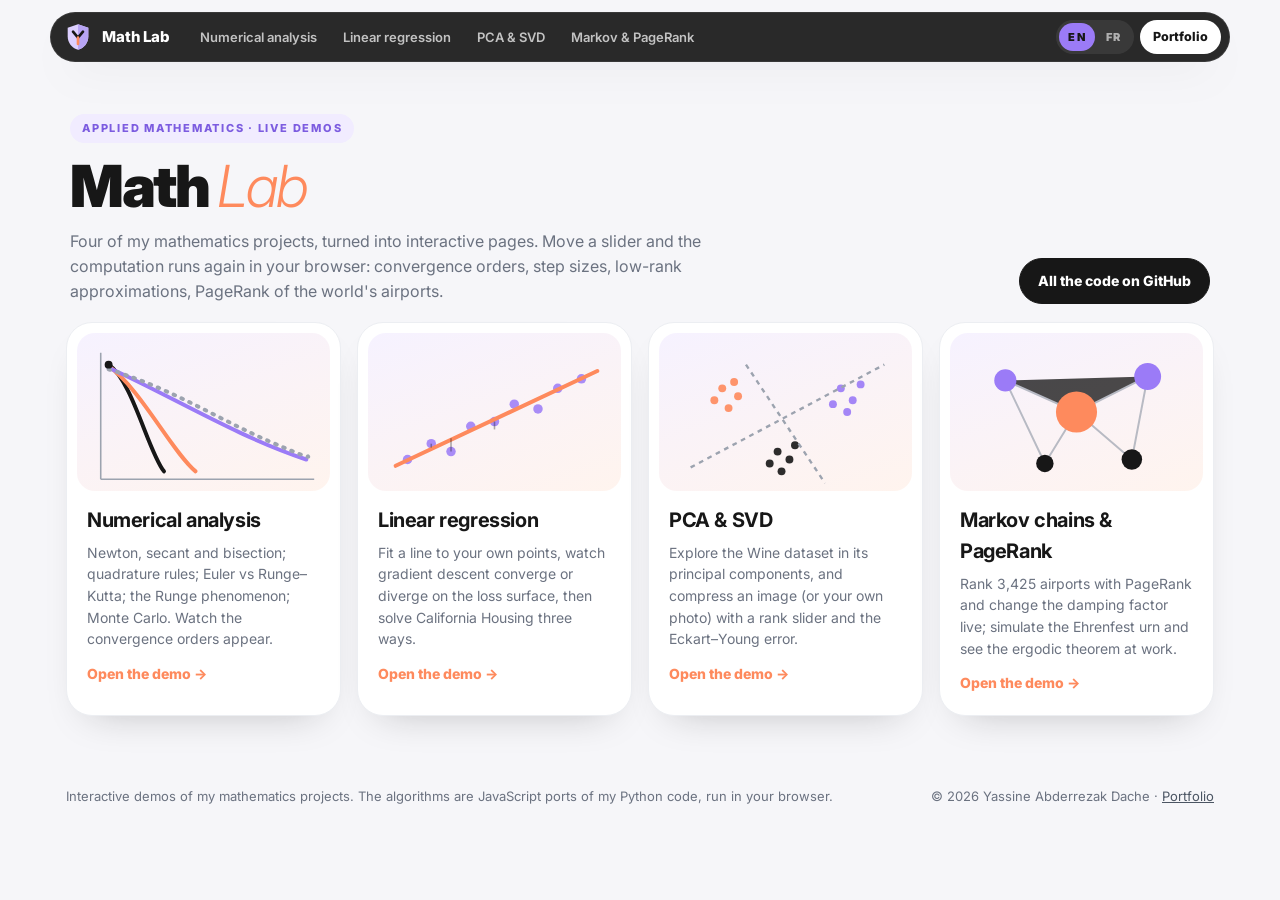
<file: lab/index.html>
<!doctype html>
<html lang="en">
<head>
<meta charset="utf-8">
<meta name="viewport" content="width=device-width, initial-scale=1">
<title>Math Lab | Yassine Abderrezak Dache</title>
<meta name="description" content="Interactive demos of my mathematics projects: numerical analysis, linear regression, PCA and SVD, Markov chains and PageRank.">
<link rel="preconnect" href="https://fonts.googleapis.com">
<link rel="preconnect" href="https://fonts.gstatic.com" crossorigin>
<link href="https://fonts.googleapis.com/css2?family=Inter:ital,wght@0,300..900;1,300..900&display=swap" rel="stylesheet">
<link rel="stylesheet" href="/lab/assets/lab.css">
</head>
<body data-page="">
<header id="labHeader"></header>
<main>
  <section class="hero">
    <div>
      <span class="kicker" data-i18n="kicker">Applied mathematics · Live demos</span>
      <h1 data-i18n-html="title">Math <em>Lab</em></h1>
      <p class="lead" data-i18n="lead">Four of my mathematics projects, turned into interactive pages. Move a slider and the computation runs again in your browser: convergence orders, step sizes, low-rank approximations, PageRank of the world's airports.</p>
    </div>
    <div class="hero-actions">
      <a class="btn primary" href="https://github.com/yassinedache" target="_blank" rel="noreferrer"><span data-i18n="allCode">All the code on GitHub</span></a>
    </div>
  </section>

  <div class="hub-grid">
    <a class="hub-card" href="/lab/numerical-analysis/">
      <div class="hub-art"><svg viewBox="0 0 320 200" aria-hidden="true"><rect width="320" height="200" fill="none"/><g stroke-width="5" fill="none" stroke-linecap="round"><path d="M40 40 C 70 60, 90 150, 110 175" stroke="#171717"/><path d="M40 42 C 80 70, 120 150, 150 175" stroke="#FE8A5D"/><path d="M40 44 C 120 80, 200 130, 290 160" stroke="#9B7BF7"/><path d="M40 46 C 120 70, 180 110, 250 140 S 280 150, 290 152" stroke="#9CA3AF" stroke-dasharray="2 9"/></g><g fill="#171717"><circle cx="40" cy="40" r="5"/></g><path d="M30 185 H 300 M30 185 V 25" stroke="#9CA3AF" stroke-width="2"/></svg></div>
      <div class="hub-body"><h2 data-i18n="c1t">Numerical analysis</h2><p data-i18n="c1p">Newton, secant and bisection; quadrature rules; Euler vs Runge-Kutta; the Runge phenomenon; Monte Carlo. Watch the convergence orders appear.</p><span class="go" data-i18n="open">Open the demo →</span></div>
    </a>
    <a class="hub-card" href="/lab/linear-regression/">
      <div class="hub-art"><svg viewBox="0 0 320 200" aria-hidden="true"><g fill="#9B7BF7" opacity=".85"><circle cx="50" cy="160" r="6"/><circle cx="80" cy="140" r="6"/><circle cx="105" cy="150" r="6"/><circle cx="130" cy="118" r="6"/><circle cx="160" cy="112" r="6"/><circle cx="185" cy="90" r="6"/><circle cx="215" cy="96" r="6"/><circle cx="240" cy="70" r="6"/><circle cx="270" cy="58" r="6"/></g><path d="M35 168 L 290 48" stroke="#FE8A5D" stroke-width="5" stroke-linecap="round"/><g stroke="#171717" stroke-width="2" opacity=".35"><path d="M105 150 V 133"/><path d="M160 112 V 122"/><path d="M215 96 V 96"/><path d="M80 140 V 145"/></g></svg></div>
      <div class="hub-body"><h2 data-i18n="c2t">Linear regression</h2><p data-i18n="c2p">Fit a line to your own points, watch gradient descent converge or diverge on the loss surface, then solve California Housing three ways.</p><span class="go" data-i18n="open">Open the demo →</span></div>
    </a>
    <a class="hub-card" href="/lab/pca-svd/">
      <div class="hub-art"><svg viewBox="0 0 320 200" aria-hidden="true"><g opacity=".9"><g fill="#FE8A5D"><circle cx="80" cy="70" r="5"/><circle cx="95" cy="62" r="5"/><circle cx="70" cy="85" r="5"/><circle cx="100" cy="80" r="5"/><circle cx="88" cy="95" r="5"/></g><g fill="#9B7BF7"><circle cx="230" cy="70" r="5"/><circle cx="245" cy="85" r="5"/><circle cx="220" cy="90" r="5"/><circle cx="255" cy="65" r="5"/><circle cx="238" cy="100" r="5"/></g><g fill="#171717"><circle cx="150" cy="150" r="5"/><circle cx="165" cy="160" r="5"/><circle cx="140" cy="165" r="5"/><circle cx="172" cy="142" r="5"/><circle cx="155" cy="175" r="5"/></g></g><path d="M40 170 L 285 40" stroke="#9CA3AF" stroke-width="3" stroke-dasharray="6 6"/><path d="M110 40 L 210 190" stroke="#9CA3AF" stroke-width="3" stroke-dasharray="6 6"/></svg></div>
      <div class="hub-body"><h2 data-i18n="c3t">PCA & SVD</h2><p data-i18n="c3p">Explore the Wine dataset in its principal components, and compress an image (or your own photo) with a rank slider and the Eckart–Young error.</p><span class="go" data-i18n="open">Open the demo →</span></div>
    </a>
    <a class="hub-card" href="/lab/markov-pagerank/">
      <div class="hub-art"><svg viewBox="0 0 320 200" aria-hidden="true"><g stroke="#9CA3AF" stroke-width="2.5" opacity=".7"><path d="M70 60 L160 100 L250 55 M160 100 L120 165 M160 100 L230 160 M70 60 L120 165 M250 55 L230 160"/></g><circle cx="160" cy="100" r="26" fill="#FE8A5D"/><circle cx="70" cy="60" r="14" fill="#9B7BF7"/><circle cx="250" cy="55" r="17" fill="#9B7BF7"/><circle cx="120" cy="165" r="11" fill="#171717"/><circle cx="230" cy="160" r="13" fill="#171717"/></svg></div>
      <div class="hub-body"><h2 data-i18n="c4t">Markov chains & PageRank</h2><p data-i18n="c4p">Rank 3,425 airports with PageRank and change the damping factor live; simulate the Ehrenfest urn and see the ergodic theorem at work.</p><span class="go" data-i18n="open">Open the demo →</span></div>
    </a>
  </div>
</main>
<footer id="labFoot"></footer>
<script src="/lab/assets/lab.js"></script>
<script>
LAB.register({
  en: { pageTitle: "Home", kicker: "Applied mathematics · Live demos", title: "Math <em>Lab</em>",
    lead: "Four of my mathematics projects, turned into interactive pages. Move a slider and the computation runs again in your browser: convergence orders, step sizes, low-rank approximations, PageRank of the world's airports.",
    allCode: "All the code on GitHub", open: "Open the demo →",
    c1t: "Numerical analysis", c1p: "Newton, secant and bisection; quadrature rules; Euler vs Runge–Kutta; the Runge phenomenon; Monte Carlo. Watch the convergence orders appear.",
    c2t: "Linear regression", c2p: "Fit a line to your own points, watch gradient descent converge or diverge on the loss surface, then solve California Housing three ways.",
    c3t: "PCA & SVD", c3p: "Explore the Wine dataset in its principal components, and compress an image (or your own photo) with a rank slider and the Eckart–Young error.",
    c4t: "Markov chains & PageRank", c4p: "Rank 3,425 airports with PageRank and change the damping factor live; simulate the Ehrenfest urn and see the ergodic theorem at work." },
  fr: { pageTitle: "Accueil", kicker: "Mathématiques appliquées · Démos en direct", title: "Math <em>Lab</em>",
    lead: "Quatre de mes projets de mathématiques, transformés en pages interactives. Déplacez un curseur et le calcul est refait dans votre navigateur : ordres de convergence, choix du pas, approximations de rang faible, PageRank des aéroports du monde.",
    allCode: "Tout le code sur GitHub", open: "Ouvrir la démo →",
    c1t: "Analyse numérique", c1p: "Newton, sécante et dichotomie ; méthodes de quadrature ; Euler contre Runge–Kutta ; le phénomène de Runge ; Monte-Carlo. Les ordres de convergence apparaissent sous vos yeux.",
    c2t: "Régression linéaire", c2p: "Ajustez une droite à vos propres points, regardez la descente de gradient converger ou diverger sur la surface de perte, puis résolvez California Housing de trois façons.",
    c3t: "ACP & SVD", c3p: "Explorez le jeu de données Wine dans ses composantes principales, et compressez une image (ou votre propre photo) avec un curseur de rang et l'erreur d'Eckart–Young.",
    c4t: "Chaînes de Markov & PageRank", c4p: "Classez 3 425 aéroports avec PageRank en changeant le facteur d'amortissement en direct ; simulez l'urne d'Ehrenfest et voyez le théorème ergodique à l'œuvre." }
});
</script>
</body>
</html>
</file>
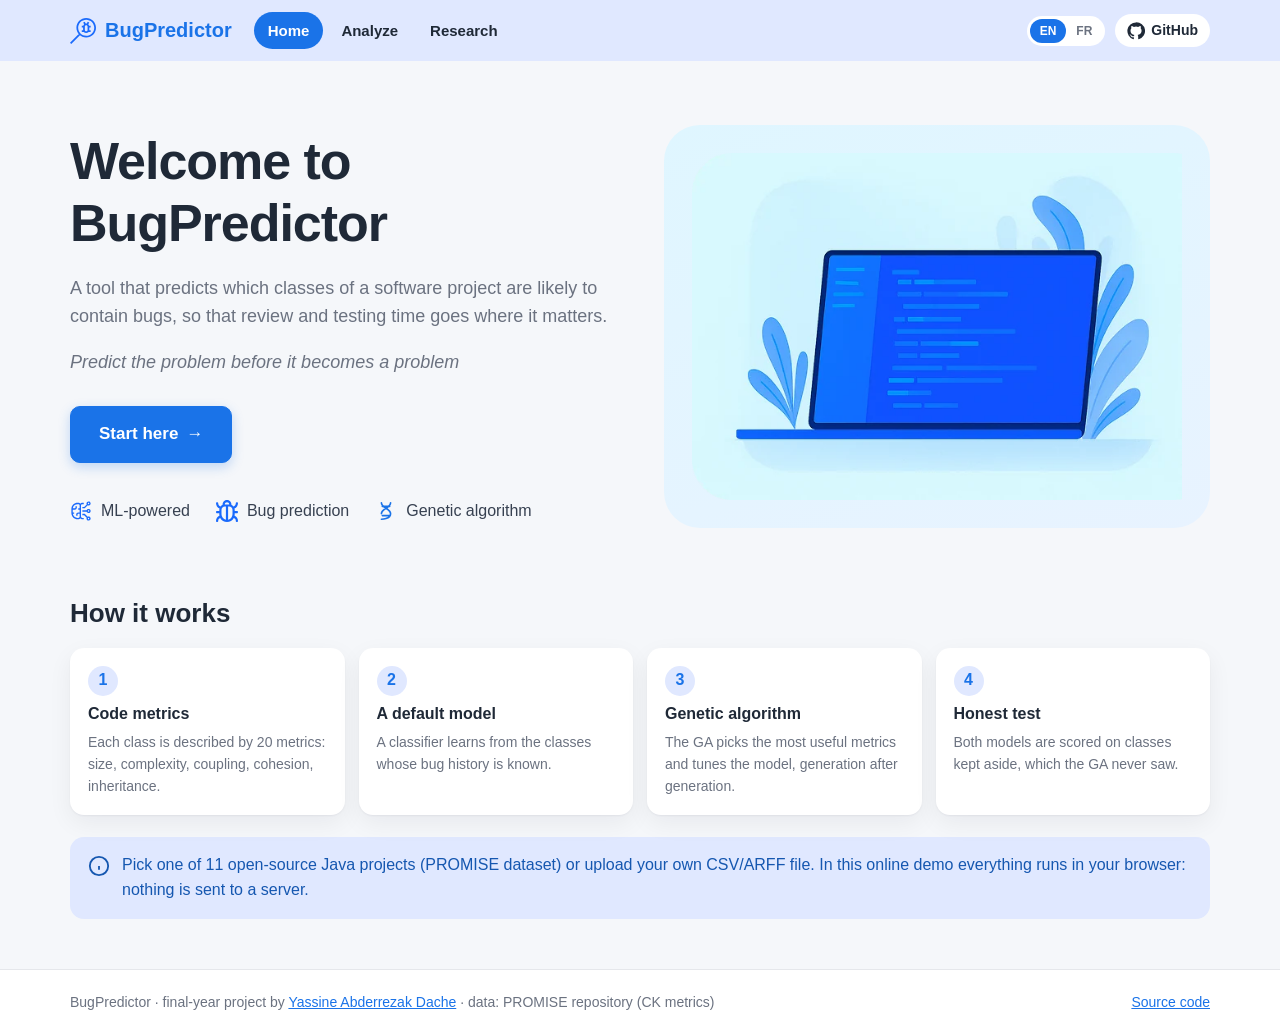
<file: demos/bugpredictor/index.html>
<!doctype html>
<html lang="en">
<head>
<meta charset="utf-8">
<meta name="viewport" content="width=device-width, initial-scale=1">
<script>/* relative paths need the trailing slash (e.g. /demos/bugpredictor/) */ if (!/\/$|\.html$/.test(location.pathname)) location.replace(location.pathname + "/" + location.search + location.hash);</script>
<title>BugPredictor | Software defect prediction</title>
<meta name="description" content="Predict which classes of a Java project are likely to contain bugs, with machine learning and a genetic algorithm, evaluated without data leakage.">
<link rel="icon" href="assets/Vector.svg" type="image/svg+xml">
<link rel="stylesheet" href="css/app.css">
</head>
<body>
<header class="top">
  <div class="top-in">
    <a class="brand" href="#/"><img src="assets/Vector.svg" alt="" width="26" height="26"><span>BugPredictor</span></a>
    <nav class="nav" aria-label="Main">
      <a href="#/" data-route="home" data-i18n="navHome">Home</a>
      <a href="#/analyze" data-route="analyze" data-i18n="navAnalyze">Analyze</a>
      <a href="#/research" data-route="research" data-i18n="navResearch">Research</a>
    </nav>
    <div class="top-right">
      <div class="lang" role="group" aria-label="Language"><button type="button" data-lang="en">EN</button><button type="button" data-lang="fr">FR</button></div>
      <a class="gh" href="https://github.com/yassinedache/bugpredictor" target="_blank" rel="noreferrer" aria-label="GitHub">
        <svg viewBox="0 0 24 24" width="18" height="18" fill="currentColor" aria-hidden="true"><path d="M12 .5a11.5 11.5 0 0 0-3.64 22.41c.58.1.79-.25.79-.56v-2c-3.2.7-3.88-1.37-3.88-1.37-.53-1.33-1.28-1.69-1.28-1.69-1.05-.72.08-.7.08-.7 1.16.08 1.77 1.19 1.77 1.19 1.03 1.77 2.71 1.26 3.37.96.1-.75.4-1.26.73-1.55-2.56-.29-5.25-1.28-5.25-5.69 0-1.26.45-2.29 1.19-3.1-.12-.29-.52-1.46.11-3.05 0 0 .97-.31 3.17 1.18a11 11 0 0 1 5.77 0c2.2-1.49 3.17-1.18 3.17-1.18.63 1.59.23 2.76.11 3.05.74.81 1.19 1.84 1.19 3.1 0 4.42-2.7 5.39-5.27 5.68.41.36.78 1.06.78 2.14v3.17c0 .31.21.67.8.56A11.5 11.5 0 0 0 12 .5Z"/></svg>
        <span>GitHub</span>
      </a>
    </div>
  </div>
</header>

<main>
  <!-- ============================== HOME ============================== -->
  <section class="view" id="view-home" data-view="home">
    <div class="hero">
      <div class="hero-text">
        <h1 data-i18n="heroTitle">Welcome to BugPredictor</h1>
        <p class="lead" data-i18n="heroLead">A tool that predicts which classes of a software project are likely to contain bugs, so that review and testing time goes where it matters.</p>
        <p class="tagline" data-i18n="tagline">Predict the problem before it becomes a problem</p>
        <a class="btn primary big" href="#/analyze"><span data-i18n="start">Start here</span> →</a>
        <div class="features">
          <span class="feature"><img src="assets/ML-powered.svg" alt="" width="22" height="22"><span data-i18n="f1">ML-powered</span></span>
          <span class="feature"><img src="assets/bug.svg" alt="" width="22" height="22"><span data-i18n="f2">Bug prediction</span></span>
          <span class="feature"><svg viewBox="0 0 24 24" width="22" height="22" fill="none" stroke="#1a73e8" stroke-width="1.8" stroke-linecap="round" aria-hidden="true"><path d="M7 3c0 6 10 6 10 12s-10 6-10 6M17 3c0 6-10 6-10 12M8 7h8M8 17h8"/></svg><span data-i18n="f3">Genetic algorithm</span></span>
        </div>
      </div>
      <div class="hero-art"><img src="assets/SDP.webp" alt="Laptop showing code" width="597" height="423"></div>
    </div>

    <div class="wrap">
      <h2 class="section-title" data-i18n="howTitle">How it works</h2>
      <ol class="how">
        <li><b data-i18n="how1t">Code metrics</b><span data-i18n="how1">Each class is described by 20 metrics: size, complexity, coupling, cohesion, inheritance.</span></li>
        <li><b data-i18n="how2t">A default model</b><span data-i18n="how2">A classifier learns from the classes whose bug history is known.</span></li>
        <li><b data-i18n="how3t">Genetic algorithm</b><span data-i18n="how3">The GA picks the most useful metrics and tunes the model, generation after generation.</span></li>
        <li><b data-i18n="how4t">Honest test</b><span data-i18n="how4">Both models are scored on classes kept aside, which the GA never saw.</span></li>
      </ol>
      <div class="callout">
        <svg viewBox="0 0 24 24" width="22" height="22" fill="none" stroke="currentColor" stroke-width="2" aria-hidden="true"><circle cx="12" cy="12" r="10"/><path d="M12 16v-4M12 8h.01"/></svg>
        <p data-i18n-html="homeNote">Everything runs in your browser: pick one of 11 open-source Java projects (PROMISE dataset) or upload your own CSV/ARFF file. Nothing is sent to a server.</p>
      </div>
    </div>
  </section>

  <!-- ============================== ANALYZE ============================== -->
  <section class="view" id="view-analyze" data-view="analyze" hidden>
    <div class="wrap">
      <!-- setup -->
      <div id="setup">
        <h1 class="page-title" data-i18n="anTitle">Analyze a project</h1>
        <p class="page-sub" data-i18n="anSub">Choose the data, choose a model, and let the genetic algorithm try to improve it.</p>

        <div class="card">
          <div class="step-head"><span class="step-num">1</span><h2 data-i18n="s1">Choose the data</h2></div>
          <div class="tabs" role="tablist">
            <button type="button" role="tab" data-src="promise" aria-selected="true" data-i18n="tabPromise">PROMISE projects</button>
            <button type="button" role="tab" data-src="upload" aria-selected="false" data-i18n="tabUpload">Upload your file</button>
          </div>
          <div id="src-promise">
            <div class="ds-grid" id="dsGrid"></div>
            <p class="hint" data-i18n="dsHint">One release of each Apache or open-source Java project; one row per class, bug counts from the issue tracker.</p>
          </div>
          <div id="src-upload" hidden>
            <label class="drop" id="drop" for="file">
              <input type="file" id="file" accept=".csv,.arff,.txt" class="sr-only">
              <span class="drop-icon"><svg width="32" height="32" viewBox="0 0 24 24" fill="none" stroke="#1a73e8" stroke-width="2" stroke-linecap="round" stroke-linejoin="round" aria-hidden="true"><path d="M21 15v4a2 2 0 0 1-2 2H5a2 2 0 0 1-2-2v-4"/><polyline points="17 8 12 3 7 8"/><line x1="12" y1="3" x2="12" y2="15"/></svg></span>
              <span class="drop-text" data-i18n="dropText">Click to upload or drag and drop</span>
              <span class="drop-format" data-i18n="dropFormat">CSV or ARFF: one row per module, numeric metrics and a bug column</span>
            </label>
            <div class="file-info" id="fileInfo" hidden>
              <span class="file-icon"><svg width="20" height="20" viewBox="0 0 24 24" fill="none" stroke="currentColor" stroke-width="2" aria-hidden="true"><path d="M14 2H6a2 2 0 0 0-2 2v16a2 2 0 0 0 2 2h12a2 2 0 0 0 2-2V8z"/><polyline points="14 2 14 8 20 8"/></svg></span>
              <div class="file-details"><div class="file-name" id="fileName"></div><div class="file-meta" id="fileMeta"></div></div>
              <button type="button" class="icon-btn" id="fileRemove" aria-label="Remove file"><svg width="18" height="18" viewBox="0 0 24 24" fill="none" stroke="currentColor" stroke-width="2" aria-hidden="true"><path d="M18 6 6 18M6 6l12 12"/></svg></button>
            </div>
            <p class="error" id="fileError" hidden></p>
            <p class="hint" data-i18n-html="uploadHint">The target column is found automatically (<code>bug</code>, <code>defects</code>, <code>label</code>…, otherwise the last column). Counts above 0, <code>true</code> or <code>yes</code> mean defective. A <code>loc</code> column enables the effort-aware score.</p>
          </div>
        </div>

        <div class="card">
          <div class="step-head"><span class="step-num">2</span><h2 data-i18n="s2">Choose the model</h2></div>
          <div class="models" id="models"></div>
          <div class="settings">
            <label class="slider"><span><span data-i18n="gens">Generations</span><output id="genOut">15</output></span><input type="range" id="gens" min="3" max="40" value="15"></label>
            <label class="slider"><span><span data-i18n="pop">Population</span><output id="popOut">20</output></span><input type="range" id="pop" min="8" max="40" step="2" value="20"></label>
            <label class="slider"><span><span data-i18n="seed">Random seed</span><output id="seedOut">0</output></span><input type="range" id="seed" min="0" max="20" value="0"></label>
          </div>
          <p class="hint" id="engineNote"></p>
        </div>

        <div class="start-row">
          <button type="button" class="btn primary big" id="startBtn" data-i18n="startAnalysis">Start analysis</button>
          <span class="hint" id="startHint"></span>
        </div>
      </div>

      <!-- progress -->
      <div id="progress" class="card progress-card" hidden>
        <div class="file-info static">
          <span class="file-icon"><svg width="20" height="20" viewBox="0 0 24 24" fill="none" stroke="currentColor" stroke-width="2" aria-hidden="true"><path d="M14 2H6a2 2 0 0 0-2 2v16a2 2 0 0 0 2 2h12a2 2 0 0 0 2-2V8z"/><polyline points="14 2 14 8 20 8"/></svg></span>
          <div class="file-details"><div class="file-name" id="progName"></div><div class="file-meta" id="progMeta"></div></div>
        </div>
        <div class="tracker" id="tracker">
          <div class="track"><div class="track-fill" id="trackFill"></div></div>
          <div class="steps">
            <div class="pstep" data-step="processing"><span class="dot"><svg viewBox="0 0 24 24" width="22" height="22" fill="none" stroke="currentColor" stroke-width="2" stroke-linecap="round" aria-hidden="true"><path d="M22 12h-4l-3 9L9 3l-3 9H2"/></svg></span><span data-i18n="st1">Processing dataset</span></div>
            <div class="pstep" data-step="default"><span class="dot"><svg viewBox="0 0 24 24" width="22" height="22" fill="none" stroke="currentColor" stroke-width="2" stroke-linecap="round" aria-hidden="true"><polygon points="12 2 2 7 12 12 22 7 12 2"/><polyline points="2 17 12 22 22 17"/><polyline points="2 12 12 17 22 12"/></svg></span><span data-i18n="st2">Training the default model</span></div>
            <div class="pstep" data-step="ga"><span class="dot"><svg viewBox="0 0 24 24" width="22" height="22" fill="none" stroke="currentColor" stroke-width="2" stroke-linecap="round" aria-hidden="true"><path d="M7 3c0 6 10 6 10 12s-10 6-10 6M17 3c0 6-10 6-10 12M8 7h8M8 17h8"/></svg></span><span data-i18n="st3">Optimizing with the GA</span></div>
            <div class="pstep" data-step="done"><span class="dot"><svg viewBox="0 0 24 24" width="22" height="22" fill="none" stroke="currentColor" stroke-width="2" stroke-linecap="round" aria-hidden="true"><line x1="18" y1="20" x2="18" y2="10"/><line x1="12" y1="20" x2="12" y2="4"/><line x1="6" y1="20" x2="6" y2="14"/></svg></span><span data-i18n="st4">Analysis complete</span></div>
          </div>
        </div>
        <p class="prog-msg" id="progMsg"></p>
        <p class="prog-pct" id="progPct"></p>
        <div class="chart-box short"><canvas id="liveChart" aria-label="GA progress"></canvas></div>
        <div class="center"><button type="button" class="btn" id="cancelBtn" data-i18n="cancel">Cancel</button></div>
      </div>

      <!-- results -->
      <div id="results" hidden>
        <div class="res-head">
          <div>
            <h1 class="page-title" id="resTitle"></h1>
            <div class="chips" id="resChips"></div>
          </div>
          <div class="row">
            <button type="button" class="btn" id="againBtn" data-i18n="again">Run again (new seed)</button>
            <button type="button" class="btn primary" id="newBtn" data-i18n="newAnalysis">New analysis</button>
          </div>
        </div>
        <div class="verdict" id="verdict"></div>

        <div class="compare">
          <div class="model-card default">
            <div class="mc-head"><div><h2 data-i18n="defModel">Default model</h2><p data-i18n="defSub">Standard settings, all metrics</p></div></div>
            <div class="inner"><h3 data-i18n="perf">Performance on held-out modules</h3><div class="chart-box"><canvas id="defChart"></canvas></div></div>
            <h3 data-i18n="params">Model parameters</h3>
            <div class="params" id="defParams"></div>
            <div class="cm" id="defCM"></div>
          </div>
          <div class="model-card optimized">
            <div class="mc-head"><div><h2 data-i18n="optModel">Optimized model</h2><p data-i18n="optSub">Metrics and parameters chosen by the GA</p></div><span class="badge" id="optBadge"></span></div>
            <div class="inner"><h3 data-i18n="perf">Performance on held-out modules</h3><div class="chart-box"><canvas id="optChart"></canvas></div></div>
            <h3 data-i18n="params">Model parameters</h3>
            <div class="params" id="optParams"></div>
            <div class="cm" id="optCM"></div>
          </div>
        </div>

        <div class="grid2">
          <div class="card">
            <h2 data-i18n="convTitle">How the genetic algorithm progressed</h2>
            <p class="hint" data-i18n="convSub">Fitness = mean F1 over 5 inner folds of the training modules (minus a small cost per metric kept).</p>
            <div class="chart-box"><canvas id="convChart"></canvas></div>
          </div>
          <div class="card">
            <h2 data-i18n="featTitle">Metrics kept by the GA</h2>
            <p class="hint" id="featSub"></p>
            <div class="feat-chips" id="featChips"></div>
          </div>
        </div>

        <div class="card">
          <div class="rank-head">
            <div>
              <h2 data-i18n="rankTitle">Classes to review first</h2>
              <p class="hint" data-i18n="rankSub">Risk from out-of-fold predictions: each class is scored by a model trained without it.</p>
            </div>
            <button type="button" class="btn" id="csvBtn" data-i18n="downloadCsv">Download all (CSV)</button>
          </div>
          <div class="effort" id="effort"></div>
          <div class="table-wrap"><table class="data" id="rankTable"></table></div>
        </div>
      </div>
    </div>
  </section>

  <!-- ============================== RESEARCH ============================== -->
  <section class="view" id="view-research" data-view="research" hidden>
    <div class="wrap" id="research"></div>
  </section>
</main>

<footer class="foot">
  <div class="wrap foot-in">
    <span data-i18n-html="footText">BugPredictor · final-year project by <a href="https://yassine-portfolio-virid.vercel.app" target="_blank" rel="noreferrer">Yassine Abderrezak Dache</a> · data: PROMISE repository (CK metrics)</span>
    <a href="https://github.com/yassinedache/bugpredictor" target="_blank" rel="noreferrer" data-i18n="footCode">Source code</a>
  </div>
</footer>

<script src="config.js"></script>
<script src="vendor/chart.umd.min.js"></script>
<script src="js/i18n.js"></script>
<script src="js/ml.js"></script>
<script src="js/app.js"></script>
</body>
</html>
</file>
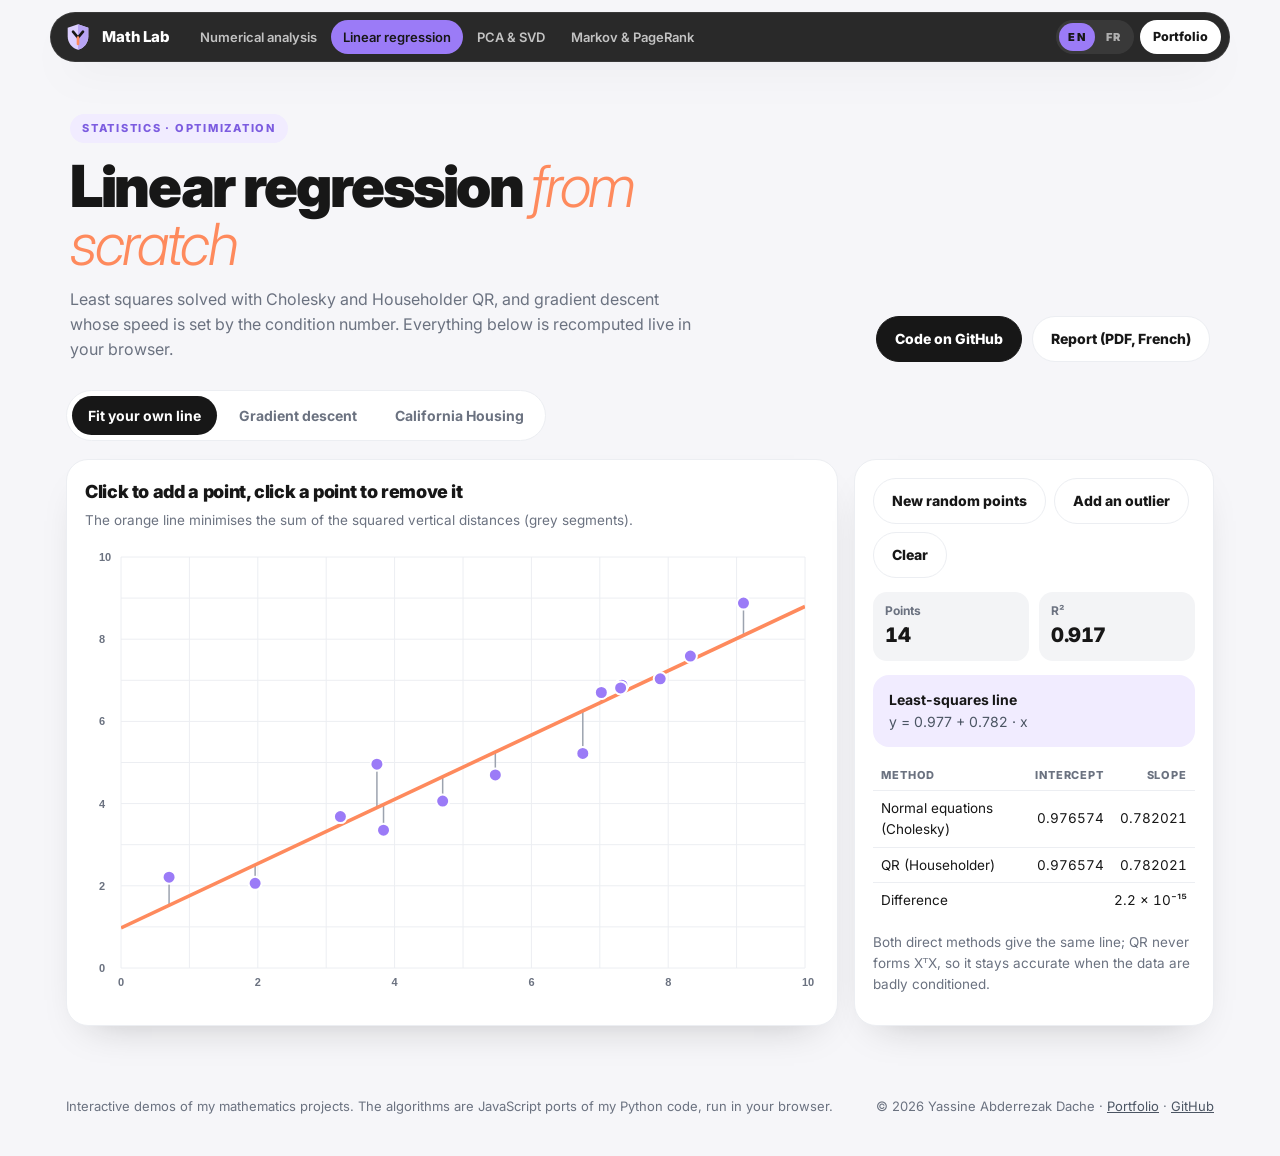
<file: lab/linear-regression/index.html>
<!doctype html>
<html lang="en">
<head>
<meta charset="utf-8">
<meta name="viewport" content="width=device-width, initial-scale=1">
<title>Linear regression | Math Lab</title>
<meta name="description" content="Interactive least squares, gradient descent on the loss surface, and California Housing solved three ways.">
<link rel="preconnect" href="https://fonts.googleapis.com">
<link rel="preconnect" href="https://fonts.gstatic.com" crossorigin>
<link href="https://fonts.googleapis.com/css2?family=Inter:ital,wght@0,300..900;1,300..900&display=swap" rel="stylesheet">
<link rel="stylesheet" href="/lab/assets/lab.css">
</head>
<body data-page="linear-regression">
<header id="labHeader"></header>
<main>
  <section class="hero">
    <div>
      <span class="kicker" data-i18n="kicker">Statistics · Optimization</span>
      <h1 data-i18n-html="title">Linear regression <em>from scratch</em></h1>
      <p class="lead" data-i18n="lead">Least squares solved with Cholesky and Householder QR, and gradient descent whose speed is set by the condition number. Everything below is recomputed live in your browser.</p>
    </div>
    <div class="hero-actions">
      <a class="btn primary" data-repo="linear-regression" target="_blank" rel="noreferrer"><span data-i18n="code">Code on GitHub</span></a>
      <a class="btn" href="https://github.com/yassinedache/linear-regression-from-scratch/blob/main/report/rapport.pdf" target="_blank" rel="noreferrer"><span data-i18n="report">Report</span></a>
    </div>
  </section>

  <div class="tabs" role="tablist">
    <button type="button" role="tab" data-tab="fit" data-i18n="tab1">Fit your own line</button>
    <button type="button" role="tab" data-tab="gd" data-i18n="tab2">Gradient descent</button>
    <button type="button" role="tab" data-tab="housing" data-i18n="tab3">California Housing</button>
  </div>

  <!-- ===================== fit ===================== -->
  <section class="tab-panel" data-panel="fit">
    <div class="grid side-r">
      <div class="card">
        <h2 data-i18n="fitTitle">Click to add a point, click a point to remove it</h2>
        <p class="sub" data-i18n="fitSub">The orange line minimises the sum of the squared vertical distances (grey segments).</p>
        <div class="canvas-wrap"><canvas id="plane" aria-label="Points and least-squares line"></canvas></div>
      </div>
      <div class="card controls">
        <div class="row">
          <button type="button" class="btn" id="fRandom" data-i18n="random">New random points</button>
          <button type="button" class="btn" id="fOutlier" data-i18n="outlier">Add an outlier</button>
          <button type="button" class="btn" id="fClear" data-i18n="clear">Clear</button>
        </div>
        <div class="stats">
          <div class="stat"><div class="k" data-i18n="points">Points</div><div class="v" id="fN">–</div></div>
          <div class="stat"><div class="k">R²</div><div class="v" id="fR2">–</div></div>
        </div>
        <div class="note" id="fEq"></div>
        <div class="table-wrap"><table class="data" id="fMethods"></table></div>
        <p class="sub" data-i18n="fitNote2">Both direct methods give the same line; QR never forms XᵀX, so it stays accurate when the data are badly conditioned.</p>
      </div>
    </div>
  </section>

  <!-- ===================== gradient descent ===================== -->
  <section class="tab-panel" data-panel="gd" hidden>
    <div class="grid side">
      <div class="card controls">
        <div class="control">
          <label for="gEta"><span data-i18n="step">Step η (in units of 1/L)</span><output id="gEtaOut">1.80</output></label>
          <input type="range" id="gEta" min="0.05" max="2.2" step="0.01" value="1.8">
        </div>
        <div class="row">
          <button type="button" class="btn" id="gOpt" data-i18n="optimal">Optimal step 2/(L + μ)</button>
        </div>
        <label class="check"><input type="checkbox" id="gStd"> <span data-i18n="standardise">Standardise x</span></label>
        <div class="stats">
          <div class="stat"><div class="k">κ = L/μ</div><div class="v" id="gKappa">–</div></div>
          <div class="stat"><div class="k" data-i18n="rhoTh">Rate ρ (theory)</div><div class="v" id="gRho">–</div></div>
          <div class="stat"><div class="k" data-i18n="rhoObs">Rate (measured)</div><div class="v" id="gRhoObs">–</div></div>
          <div class="stat"><div class="k" data-i18n="iters">Iterations to 10⁻¹⁰</div><div class="v" id="gIters">–</div></div>
        </div>
        <p class="sub" data-i18n="gdHint">Uses the points from the first tab. Try η just above 2/L, then tick “Standardise x”.</p>
      </div>
      <div class="card">
        <h2 data-i18n="surfTitle">The loss surface f(w₀, w₁) and the path of gradient descent</h2>
        <p class="sub" data-i18n="surfSub">Colour bands are level sets of f (log scale); the dots are the iterates w₀, w₁, w₂, … starting from (0, 0).</p>
        <div class="canvas-wrap"><canvas id="surface" aria-label="Loss surface and gradient descent path"></canvas></div>
      </div>
    </div>
    <div class="spacer"></div>
    <div class="grid two">
      <div class="card">
        <h2 data-i18n="gapTitle">f(wₖ) − f* at each iteration</h2>
        <div class="chart-box"><canvas id="gChart"></canvas></div>
      </div>
      <div class="note" data-i18n-html="gdNote"></div>
    </div>
  </section>

  <!-- ===================== California ===================== -->
  <section class="tab-panel" data-panel="housing" hidden>
    <div class="loading" id="hLoading" data-i18n="loading">Loading data…</div>
    <div id="hBody" hidden>
      <div class="card">
        <h2 data-i18n="hTitle">20,433 Californian block groups, 8 features, 80 % / 20 % split</h2>
        <p class="sub" data-i18n="hSub">The three solvers run in your browser on the 16,346 training rows; the scores are measured on the 4,087 test rows.</p>
        <div class="table-wrap"><table class="data" id="hTable"></table></div>
      </div>
      <div class="spacer"></div>
      <div class="grid two">
        <div class="card">
          <h2 data-i18n="coefTitle">Coefficients on standardised features</h2>
          <div class="chart-box"><canvas id="hCoef"></canvas></div>
        </div>
        <div class="card">
          <h2 data-i18n="predTitle">Predicted vs true value (test set)</h2>
          <div class="chart-box"><canvas id="hPred"></canvas></div>
        </div>
      </div>
      <div class="spacer"></div>
      <div class="grid side">
        <div class="card controls">
          <div class="control">
            <label for="hEta"><span data-i18n="step">Step η (in units of 1/L)</span><output id="hEtaOut">1.00</output></label>
            <input type="range" id="hEta" min="0.05" max="2.1" step="0.01" value="1">
          </div>
          <label class="check"><input type="checkbox" id="hStd" checked> <span data-i18n="standardiseF">Standardise the features</span></label>
          <div class="stats">
            <div class="stat"><div class="k">κ</div><div class="v" id="hKappa">–</div></div>
            <div class="stat"><div class="k" data-i18n="rhoTh">Rate ρ (theory)</div><div class="v" id="hRho">–</div></div>
            <div class="stat"><div class="k" data-i18n="rhoObs">Rate (measured)</div><div class="v" id="hRhoObs">–</div></div>
          </div>
        </div>
        <div class="card">
          <h2 data-i18n="hGdTitle">Gradient descent on California Housing (600 iterations)</h2>
          <p class="sub" data-i18n="hGdSub">Relative gap (f(wₖ) − f*) / (f(w₀) − f*), with the theoretical bound ρ²ᵏ (dashed).</p>
          <div class="chart-box"><canvas id="hGd"></canvas></div>
        </div>
      </div>
    </div>
  </section>
</main>
<footer id="labFoot"></footer>
<script src="/lab/assets/vendor/chart.umd.min.js"></script>
<script src="/lab/assets/lab.js"></script>
<script src="/lab/assets/linalg.js"></script>
<script src="/lab/linear-regression/app.js"></script>
</body>
</html>
</file>
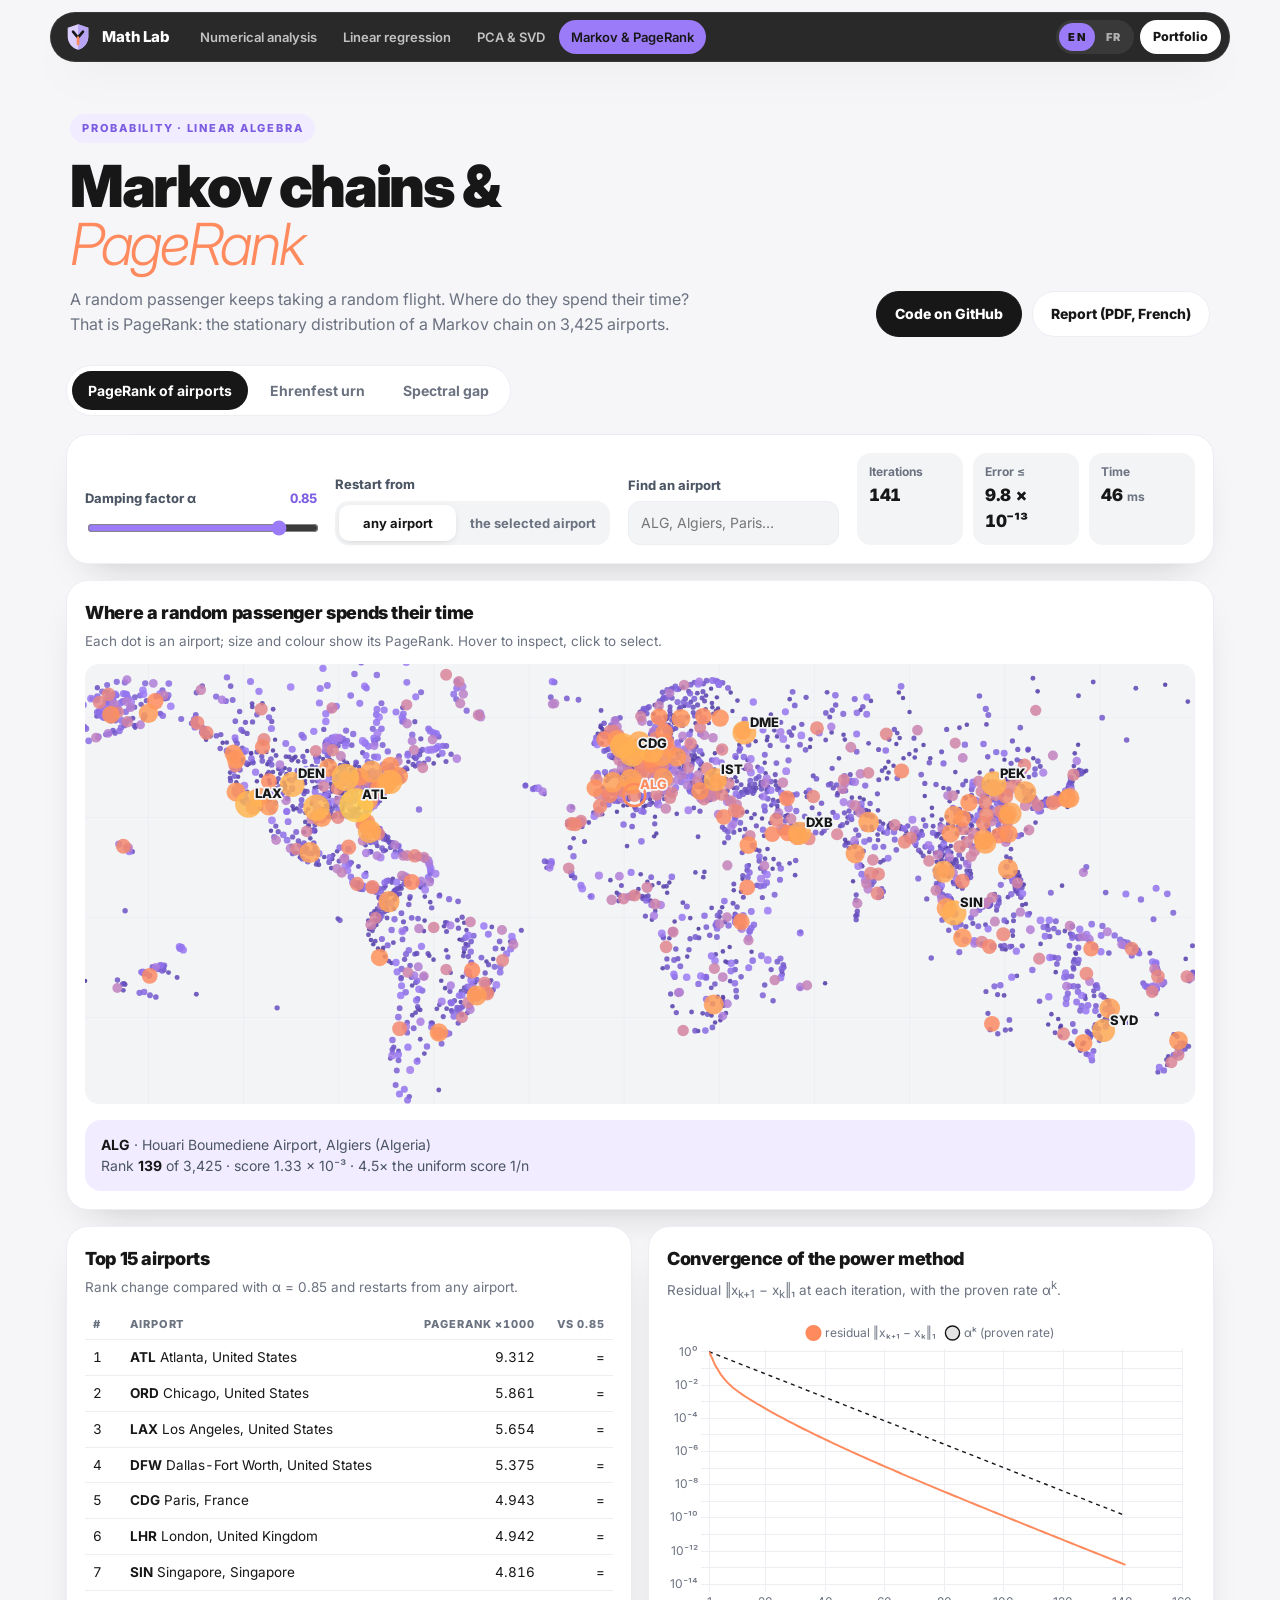
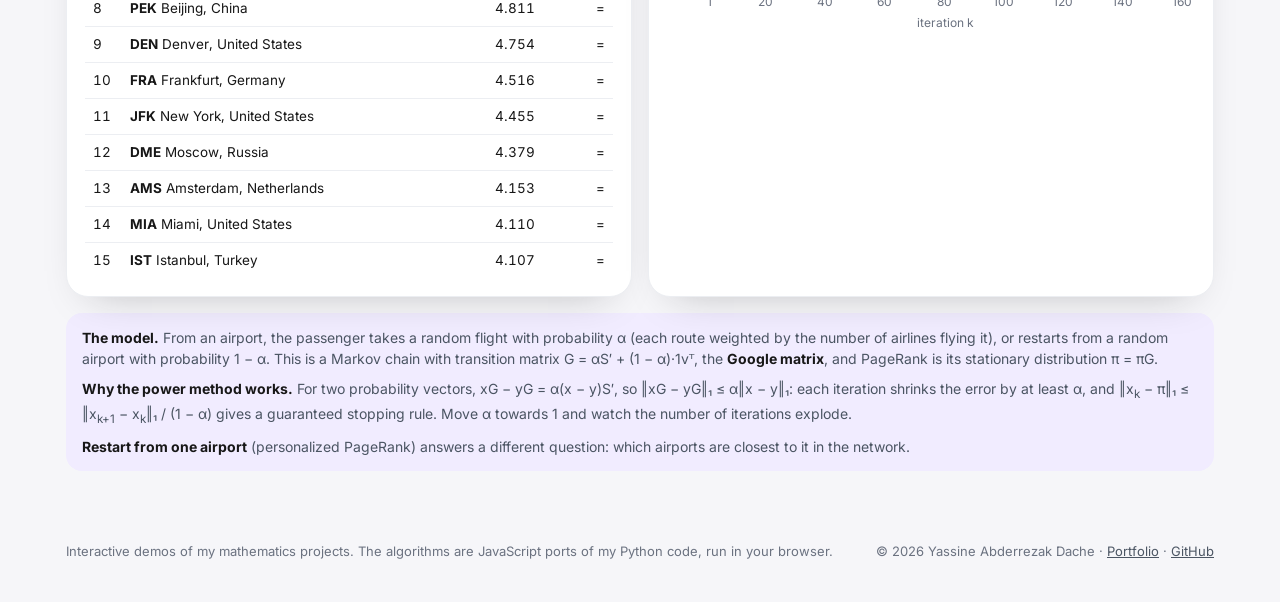
<file: lab/markov-pagerank/index.html>
<!doctype html>
<html lang="en">
<head>
<meta charset="utf-8">
<meta name="viewport" content="width=device-width, initial-scale=1">
<title>Markov chains & PageRank | Math Lab</title>
<meta name="description" content="Interactive PageRank of 3,425 airports, Ehrenfest urn simulation and spectral gap explorer.">
<link rel="preconnect" href="https://fonts.googleapis.com">
<link rel="preconnect" href="https://fonts.gstatic.com" crossorigin>
<link href="https://fonts.googleapis.com/css2?family=Inter:ital,wght@0,300..900;1,300..900&display=swap" rel="stylesheet">
<link rel="stylesheet" href="/lab/assets/lab.css">
</head>
<body data-page="markov-pagerank">
<header id="labHeader"></header>
<main>
  <section class="hero">
    <div>
      <span class="kicker" data-i18n="kicker">Probability · Linear algebra</span>
      <h1 data-i18n-html="title">Markov chains &amp; <em>PageRank</em></h1>
      <p class="lead" data-i18n="lead">A random passenger keeps taking a random flight. Where do they spend their time? That is PageRank: the stationary distribution of a Markov chain on 3,425 airports.</p>
    </div>
    <div class="hero-actions">
      <a class="btn primary" data-repo="markov-pagerank" target="_blank" rel="noreferrer"><span data-i18n="code">Code on GitHub</span></a>
      <a class="btn" href="https://github.com/yassinedache/markov-chains-pagerank/blob/main/report/rapport.pdf" target="_blank" rel="noreferrer"><span data-i18n="report">Report</span></a>
    </div>
  </section>

  <div class="tabs" role="tablist">
    <button type="button" role="tab" data-tab="pagerank" data-i18n="tab1">PageRank of airports</button>
    <button type="button" role="tab" data-tab="ehrenfest" data-i18n="tab2">Ehrenfest urn</button>
    <button type="button" role="tab" data-tab="gap" data-i18n="tab3">Spectral gap</button>
  </div>

  <!-- ===================== PageRank ===================== -->
  <section class="tab-panel" data-panel="pagerank">
    <div class="card bar">
      <div class="control">
        <label for="alpha"><span data-i18n="alpha">Damping factor α</span><output id="alphaOut">0.85</output></label>
        <input type="range" id="alpha" min="0.05" max="0.99" step="0.01" value="0.85">
      </div>
      <div class="control">
        <span class="label" data-i18n="teleport">Restart from</span>
        <div class="seg" id="mode"><button type="button" data-v="uniform" aria-pressed="true" data-i18n="anyAirport">any airport</button><button type="button" data-v="personal" aria-pressed="false" data-i18n="oneAirport">the selected airport</button></div>
      </div>
      <div class="control">
        <label for="search"><span data-i18n="find">Find an airport</span></label>
        <input type="search" id="search" list="airportList" autocomplete="off" data-i18n-ph="findPh" placeholder="ALG, Algiers, Paris…">
        <datalist id="airportList"></datalist>
      </div>
      <div class="stats">
        <div class="stat"><div class="k" data-i18n="iters">Iterations</div><div class="v" id="sIters">–</div></div>
        <div class="stat"><div class="k" data-i18n="bound">Error ≤</div><div class="v" id="sBound">–</div></div>
        <div class="stat"><div class="k" data-i18n="time">Time</div><div class="v" id="sTime">–</div></div>
      </div>
    </div>
    <div class="spacer"></div>
    <div class="card">
      <h2 data-i18n="mapTitle">Where a random passenger spends their time</h2>
      <p class="sub" data-i18n="mapSub">Each dot is an airport; size and colour show its PageRank. Hover to inspect, click to select.</p>
      <div class="canvas-wrap" id="mapWrap"><canvas id="map" aria-label="World map of airport PageRank"></canvas><div class="tip" id="mapTip" hidden></div></div>
      <div class="loading" id="prLoading" data-i18n="loading">Loading data…</div>
      <div class="spacer"></div>
      <div class="note" id="selInfo" hidden></div>
    </div>
    <div class="spacer"></div>
    <div class="grid two">
      <div class="card">
        <h2 data-i18n="topTitle">Top 15 airports</h2>
        <p class="sub" data-i18n="topSub">Rank change compared with α = 0.85 and uniform restarts.</p>
        <div class="table-wrap"><table class="data" id="topTable"></table></div>
      </div>
      <div class="card">
        <h2 data-i18n="convTitle">Convergence of the power method</h2>
        <p class="sub" data-i18n-html="convSub">Residual ‖x<sub>k+1</sub> − x<sub>k</sub>‖₁ at each iteration, with the proven rate α<sup>k</sup>.</p>
        <div class="chart-box"><canvas id="convChart"></canvas></div>
      </div>
    </div>
    <div class="spacer"></div>
    <div class="note" data-i18n-html="prNote"></div>
  </section>

  <!-- ===================== Ehrenfest ===================== -->
  <section class="tab-panel" data-panel="ehrenfest" hidden>
    <div class="grid side">
      <div class="card controls">
        <div class="control">
          <label for="eN"><span data-i18n="balls">Number of balls N</span><output id="eNOut">20</output></label>
          <input type="range" id="eN" min="4" max="60" step="1" value="20">
        </div>
        <div class="control">
          <label for="eSpeed"><span data-i18n="speed">Speed (steps per second)</span><output id="eSpeedOut">20</output></label>
          <input type="range" id="eSpeed" min="0" max="100" step="1" value="30">
        </div>
        <label class="check"><input type="checkbox" id="eLazy"> <span data-i18n="lazy">Lazy chain (stay put with probability 1/2)</span></label>
        <div class="row">
          <button type="button" class="btn orange" id="ePlay" data-i18n="pause">Pause</button>
          <button type="button" class="btn" id="eJump" data-i18n="jump">+ 100,000 steps</button>
          <button type="button" class="btn" id="eReset" data-i18n="reset">Reset</button>
        </div>
        <div class="stats">
          <div class="stat"><div class="k" data-i18n="steps">Steps</div><div class="v" id="eSteps">0</div></div>
          <div class="stat"><div class="k" data-i18n="stateK">Balls in A</div><div class="v" id="eK">0</div></div>
          <div class="stat"><div class="k" data-i18n="tvFreq">TV distance</div><div class="v" id="eTV">–</div></div>
        </div>
      </div>
      <div class="card">
        <h2 data-i18n="urnTitle">Two urns, one ball moves at each step</h2>
        <p class="sub" data-i18n="urnSub">A ball chosen at random changes urn. All balls start in urn B.</p>
        <div class="canvas-wrap"><canvas id="urns" aria-label="Ehrenfest urns"></canvas></div>
      </div>
    </div>
    <div class="spacer"></div>
    <div class="grid two">
      <div class="card">
        <h2 data-i18n="freqTitle">Time spent in each state vs Binomial(N, 1/2)</h2>
        <p class="sub" data-i18n="freqSub">Ergodic theorem: the fraction of time spent with k balls in A tends to the stationary probability π(k).</p>
        <div class="chart-box"><canvas id="freqChart"></canvas></div>
      </div>
      <div class="card">
        <h2 data-i18n="tvTitle">Distance to π: the error falls like 1/√n</h2>
        <p class="sub" data-i18n="tvSub">Total variation distance between the occupation frequencies and π, along the simulation.</p>
        <div class="chart-box"><canvas id="tvChart"></canvas></div>
      </div>
    </div>
    <div class="spacer"></div>
    <div class="note" data-i18n-html="eNote"></div>
  </section>

  <!-- ===================== Spectral gap ===================== -->
  <section class="tab-panel" data-panel="gap" hidden>
    <div class="grid side">
      <div class="card controls">
        <div class="control">
          <span class="label" data-i18n="chain">Chain</span>
          <div class="seg" id="gChain"><button type="button" data-v="cycle" aria-pressed="true" data-i18n="cycle">Lazy cycle</button><button type="button" data-v="lazyE" aria-pressed="false" data-i18n="lazyE">Lazy Ehrenfest</button><button type="button" data-v="plainE" aria-pressed="false" data-i18n="plainE">Ehrenfest</button></div>
        </div>
        <div class="control">
          <label for="gSize"><span id="gSizeLabel" data-i18n="sizeM">Number of sites m</span><output id="gSizeOut">20</output></label>
          <input type="range" id="gSize" min="4" max="80" step="1" value="20">
        </div>
        <div class="control">
          <label for="gStep"><span data-i18n="showN">Show the distribution at step n</span><output id="gStepOut">10</output></label>
          <input type="range" id="gStep" min="0" max="400" step="1" value="10">
        </div>
        <div class="stats">
          <div class="stat"><div class="k">λ<sub>*</sub> <span data-i18n="theory">theory</span></div><div class="v" id="gLam">–</div></div>
          <div class="stat"><div class="k" data-i18n="measured">Measured rate</div><div class="v" id="gRate">–</div></div>
          <div class="stat"><div class="k">t<sub>mix</sub>(1/4)</div><div class="v" id="gMix">–</div></div>
        </div>
      </div>
      <div class="card">
        <h2 data-i18n="gapTitle">Distance to equilibrium ‖μₙ − π‖ (total variation)</h2>
        <p class="sub" data-i18n="gapSub">Solid: exact computation of μₙ = μ₀Pⁿ. Dashed: the spectral bound ½·√((1 − π(x))/π(x))·λ*ⁿ.</p>
        <div class="chart-box"><canvas id="gapChart"></canvas></div>
      </div>
    </div>
    <div class="spacer"></div>
    <div class="grid two">
      <div class="card">
        <h2 data-i18n="distTitle">Distribution μₙ and stationary distribution π</h2>
        <div class="chart-box short"><canvas id="distChart"></canvas></div>
      </div>
      <div class="note" data-i18n-html="gNote"></div>
    </div>
  </section>
</main>
<footer id="labFoot"></footer>
<script src="/lab/assets/vendor/chart.umd.min.js"></script>
<script src="/lab/assets/lab.js"></script>
<script src="/lab/markov-pagerank/app.js"></script>
</body>
</html>
</file>
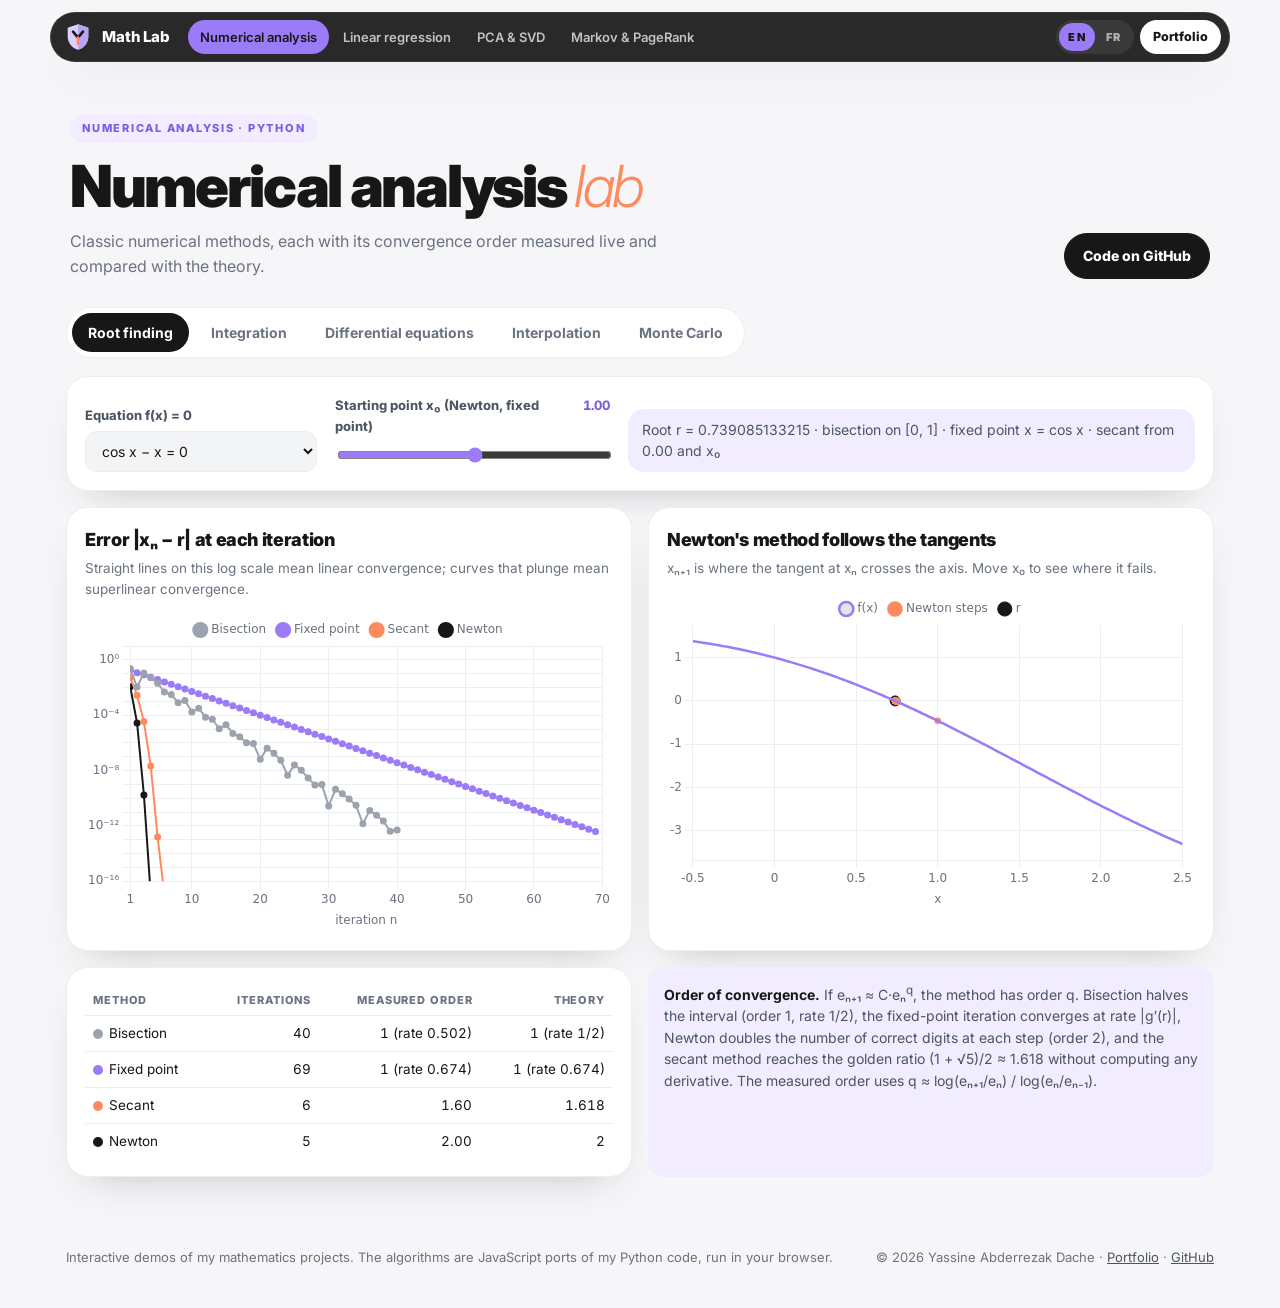
<file: lab/numerical-analysis/index.html>
<!doctype html>
<html lang="en">
<head>
<meta charset="utf-8">
<meta name="viewport" content="width=device-width, initial-scale=1">
<title>Numerical analysis | Math Lab</title>
<meta name="description" content="Interactive numerical analysis: root finding, quadrature, ODE solvers, the Runge phenomenon and Monte Carlo, with live convergence orders.">
<link rel="preconnect" href="https://fonts.googleapis.com">
<link rel="preconnect" href="https://fonts.gstatic.com" crossorigin>
<link href="https://fonts.googleapis.com/css2?family=Inter:ital,wght@0,300..900;1,300..900&display=swap" rel="stylesheet">
<link rel="stylesheet" href="/lab/assets/lab.css">
</head>
<body data-page="numerical-analysis">
<header id="labHeader"></header>
<main>
  <section class="hero">
    <div>
      <span class="kicker" data-i18n="kicker">Numerical analysis · Python</span>
      <h1 data-i18n-html="title">Numerical analysis <em>lab</em></h1>
      <p class="lead" data-i18n="lead">Classic numerical methods, each with its convergence order measured live and compared with the theory.</p>
    </div>
    <div class="hero-actions">
      <a class="btn primary" data-repo="numerical-analysis" target="_blank" rel="noreferrer"><span data-i18n="code">Code on GitHub</span></a>
    </div>
  </section>

  <div class="tabs" role="tablist">
    <button type="button" role="tab" data-tab="roots" data-i18n="tab1">Root finding</button>
    <button type="button" role="tab" data-tab="quad" data-i18n="tab2">Integration</button>
    <button type="button" role="tab" data-tab="ode" data-i18n="tab3">Differential equations</button>
    <button type="button" role="tab" data-tab="interp" data-i18n="tab4">Interpolation</button>
    <button type="button" role="tab" data-tab="mc" data-i18n="tab5">Monte Carlo</button>
  </div>

  <!-- ===================== roots ===================== -->
  <section class="tab-panel" data-panel="roots">
    <div class="card bar">
      <div class="control">
        <label for="rFun"><span data-i18n="equation">Equation f(x) = 0</span></label>
        <select id="rFun"></select>
      </div>
      <div class="control">
        <label for="rX0"><span data-i18n="start">Starting point x₀ (Newton, fixed point)</span><output id="rX0Out">1.00</output></label>
        <input type="range" id="rX0" min="0" max="2" step="0.01" value="1">
      </div>
      <div class="note span2" id="rInfo" style="padding:10px 14px"></div>
    </div>
    <div class="spacer"></div>
    <div class="grid two">
      <div class="card">
        <h2 data-i18n="errTitle">Error |xₙ − r| at each iteration</h2>
        <p class="sub" data-i18n="errSub">Straight lines on this log scale mean linear convergence; curves that plunge mean superlinear convergence.</p>
        <div class="chart-box"><canvas id="rChart"></canvas></div>
      </div>
      <div class="card">
        <h2 data-i18n="newtonTitle">Newton's method follows the tangents</h2>
        <p class="sub" data-i18n="newtonSub">xₙ₊₁ is where the tangent at xₙ crosses the axis. Move x₀ to see where it fails.</p>
        <div class="chart-box"><canvas id="rPlot"></canvas></div>
      </div>
    </div>
    <div class="spacer"></div>
    <div class="grid two">
      <div class="card"><div class="table-wrap"><table class="data" id="rTable"></table></div></div>
      <div class="note" data-i18n-html="rNote"></div>
    </div>
  </section>

  <!-- ===================== quadrature ===================== -->
  <section class="tab-panel" data-panel="quad" hidden>
    <div class="card bar">
      <div class="control">
        <label for="qFun"><span data-i18n="integral">Integral</span></label>
        <select id="qFun"></select>
      </div>
      <div class="control">
        <span class="label" data-i18n="rule">Rule shown</span>
        <div class="seg" id="qRule"><button type="button" data-v="mid" aria-pressed="false" data-i18n="mid">Midpoint</button><button type="button" data-v="trap" aria-pressed="true" data-i18n="trap">Trapezoid</button><button type="button" data-v="simp" aria-pressed="false">Simpson</button></div>
      </div>
      <div class="control">
        <label for="qN"><span data-i18n="subint">Sub-intervals n</span><output id="qNOut">4</output></label>
        <input type="range" id="qN" min="2" max="32" step="2" value="4">
      </div>
      <div class="stats s2">
        <div class="stat"><div class="k" data-i18n="estimate">Estimate</div><div class="v" id="qEst">–</div></div>
        <div class="stat"><div class="k" data-i18n="error">Error</div><div class="v" id="qErr">–</div></div>
      </div>
    </div>
    <div class="spacer"></div>
    <div class="grid two">
      <div class="card">
        <h2 data-i18n="areaTitle">The area the rule actually computes</h2>
        <div class="chart-box"><canvas id="qPlot"></canvas></div>
      </div>
      <div class="card">
        <h2 data-i18n="qErrTitle">Error against the number of sub-intervals</h2>
        <p class="sub" data-i18n="qErrSub">The slope on this log-log plot is the order of the rule.</p>
        <div class="chart-box"><canvas id="qChart"></canvas></div>
      </div>
    </div>
    <div class="spacer"></div>
    <div class="note" data-i18n-html="qNote"></div>
  </section>

  <!-- ===================== ODE ===================== -->
  <section class="tab-panel" data-panel="ode" hidden>
    <div class="card bar">
      <div class="control">
        <label for="oH"><span data-i18n="stepH">Step h</span><output id="oHOut">0.05</output></label>
        <input type="range" id="oH" min="0.01" max="0.4" step="0.01" value="0.05">
      </div>
      <div class="control">
        <label for="oT"><span data-i18n="horizon">Final time T</span><output id="oTOut">60</output></label>
        <input type="range" id="oT" min="10" max="200" step="10" value="60">
      </div>
      <div class="control">
        <span class="label" data-i18n="methods">Methods</span>
        <div class="row"><label class="check"><input type="checkbox" id="oEuler" checked> Euler</label><label class="check"><input type="checkbox" id="oHeun"> Heun</label><label class="check"><input type="checkbox" id="oRK4" checked> RK4</label></div>
      </div>
      <div class="stats s2">
        <div class="stat"><div class="k" data-i18n="driftE">Drift, Euler</div><div class="v" id="oDE">–</div></div>
        <div class="stat"><div class="k" data-i18n="driftR">Drift, RK4</div><div class="v" id="oDR">–</div></div>
      </div>
    </div>
    <div class="spacer"></div>
    <div class="grid two">
      <div class="card">
        <h2 data-i18n="phaseTitle">Predators and prey (Lotka–Volterra)</h2>
        <p class="sub" data-i18n="phaseSub">The exact orbit is closed. Euler spirals outwards; RK4 stays on the cycle.</p>
        <div class="chart-box tall"><canvas id="oPhase"></canvas></div>
      </div>
      <div class="card">
        <h2 data-i18n="driftTitle">Drift of the conserved quantity V(x, y)</h2>
        <p class="sub" data-i18n="driftSub">V = δx − γ ln x + βy − α ln y is constant along the true solution.</p>
        <div class="chart-box tall"><canvas id="oDrift"></canvas></div>
      </div>
    </div>
    <div class="spacer"></div>
    <div class="grid two">
      <div class="card">
        <h2 data-i18n="ordTitle">Measured orders on y′ = −2ty, y(0) = 1</h2>
        <p class="sub" data-i18n="ordSub">Error at t = 2 against the exact solution e^(−t²), halving h each time.</p>
        <div class="table-wrap"><table class="data" id="oTable"></table></div>
      </div>
      <div class="note" data-i18n-html="oNote"></div>
    </div>
  </section>

  <!-- ===================== interpolation ===================== -->
  <section class="tab-panel" data-panel="interp" hidden>
    <div class="card bar">
      <div class="control">
        <label for="iFun"><span data-i18n="function">Function</span></label>
        <select id="iFun"></select>
      </div>
      <div class="control">
        <label for="iDeg"><span data-i18n="degree">Polynomial degree n</span><output id="iDegOut">10</output></label>
        <input type="range" id="iDeg" min="2" max="40" step="1" value="10">
      </div>
      <div class="stats s2 span2">
        <div class="stat"><div class="k" data-i18n="errEq">Max error, equally spaced</div><div class="v" id="iEq">–</div></div>
        <div class="stat"><div class="k" data-i18n="errCh">Max error, Chebyshev</div><div class="v" id="iCh">–</div></div>
      </div>
    </div>
    <div class="spacer"></div>
    <div class="grid two">
      <div class="card">
        <h2 data-i18n="interpTitle">Interpolating polynomials of degree n</h2>
        <div class="chart-box tall"><canvas id="iPlot"></canvas></div>
      </div>
      <div class="card">
        <h2 data-i18n="interpErrTitle">Maximum error on [−1, 1] against the degree</h2>
        <div class="chart-box tall"><canvas id="iChart"></canvas></div>
      </div>
    </div>
    <div class="spacer"></div>
    <div class="note" data-i18n-html="iNote"></div>
  </section>

  <!-- ===================== Monte Carlo ===================== -->
  <section class="tab-panel" data-panel="mc" hidden>
    <div class="grid side">
      <div class="card controls">
        <div class="control">
          <label for="mSpeed"><span data-i18n="speedPts">Points per second</span><output id="mSpeedOut">560</output></label>
          <input type="range" id="mSpeed" min="0" max="100" step="1" value="55">
        </div>
        <div class="row">
          <button type="button" class="btn orange" id="mPlay" data-i18n="pause">Pause</button>
          <button type="button" class="btn" id="mJump" data-i18n="jumpPts">+ 1,000,000 points</button>
          <button type="button" class="btn" id="mReset" data-i18n="reset">Reset</button>
        </div>
        <div class="stats">
          <div class="stat"><div class="k" data-i18n="ptsN">Points N</div><div class="v" id="mN">0</div></div>
          <div class="stat"><div class="k" data-i18n="piEst">Estimate of π</div><div class="v" id="mPi">–</div></div>
          <div class="stat"><div class="k" data-i18n="error">Error</div><div class="v" id="mErr">–</div></div>
          <div class="stat"><div class="k" data-i18n="ci">95 % interval ±</div><div class="v" id="mCI">–</div></div>
        </div>
      </div>
      <div class="grid two">
        <div class="card">
          <h2 data-i18n="dartsTitle">Random points in the unit square</h2>
          <p class="sub" data-i18n="dartsSub">The fraction inside the quarter disc tends to π/4.</p>
          <div class="canvas-wrap"><canvas id="mDarts" aria-label="Random points"></canvas></div>
        </div>
        <div class="card">
          <h2 data-i18n="mcErrTitle">Error against N</h2>
          <p class="sub" data-i18n="mcErrSub">The 95 % interval shrinks exactly like 1/√N.</p>
          <div class="chart-box"><canvas id="mChart"></canvas></div>
        </div>
      </div>
    </div>
    <div class="spacer"></div>
    <div class="note" data-i18n-html="mNote"></div>
  </section>
</main>
<footer id="labFoot"></footer>
<script src="/lab/assets/vendor/chart.umd.min.js"></script>
<script src="/lab/assets/lab.js"></script>
<script src="/lab/numerical-analysis/app.js"></script>
</body>
</html>
</file>
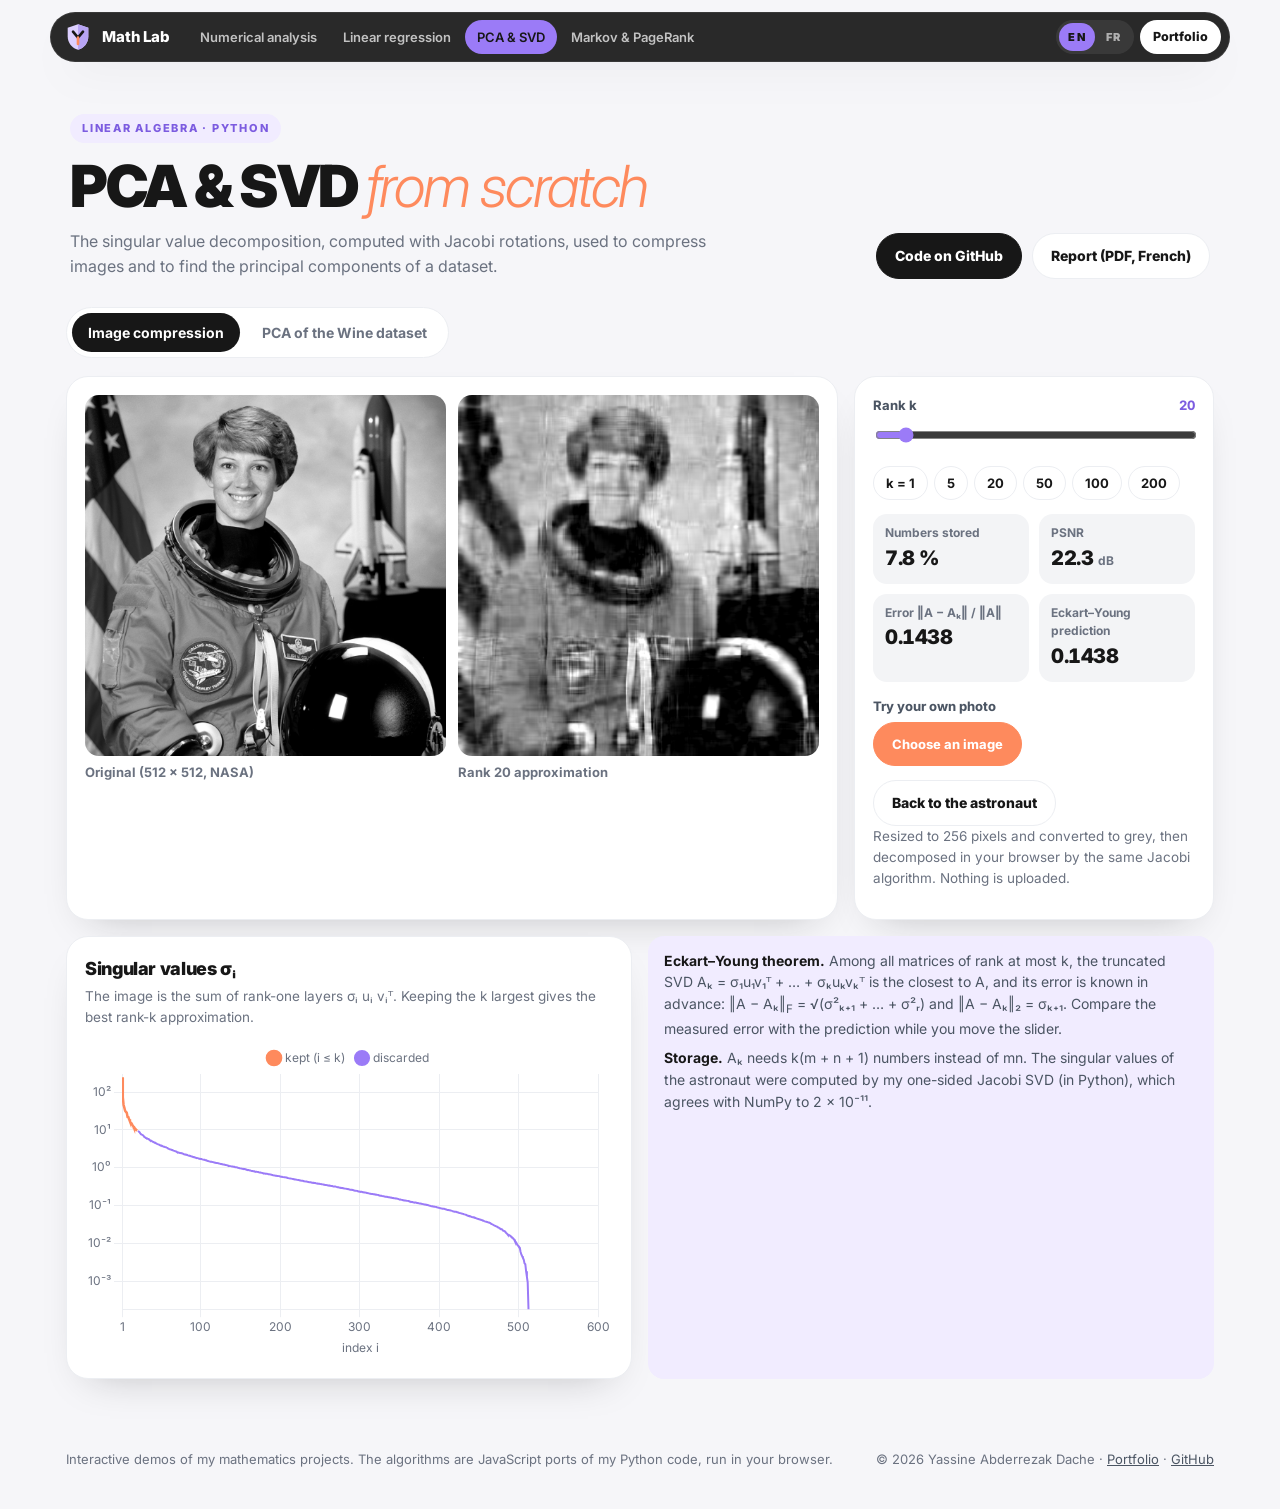
<file: lab/pca-svd/index.html>
<!doctype html>
<html lang="en">
<head>
<meta charset="utf-8">
<meta name="viewport" content="width=device-width, initial-scale=1">
<title>PCA & SVD | Math Lab</title>
<meta name="description" content="Image compression by low-rank SVD approximation and principal component analysis of the Wine dataset, live in the browser.">
<link rel="preconnect" href="https://fonts.googleapis.com">
<link rel="preconnect" href="https://fonts.gstatic.com" crossorigin>
<link href="https://fonts.googleapis.com/css2?family=Inter:ital,wght@0,300..900;1,300..900&display=swap" rel="stylesheet">
<link rel="stylesheet" href="/lab/assets/lab.css">
<style>
  .imgs { display: grid; grid-template-columns: 1fr 1fr; gap: 12px; }
  .imgs figure { margin: 0; }
  .imgs canvas { width: 100%; height: auto; border-radius: 14px; background: var(--surface-2); image-rendering: auto; }
  .imgs figcaption { font-size: 13px; font-weight: 700; color: var(--muted); margin-top: 6px; }
  .quick { display: flex; flex-wrap: wrap; gap: 6px; }
  .quick button { border: 1px solid var(--line); background: var(--surface); border-radius: 999px; padding: 6px 12px; font-weight: 700; font-size: 13px; cursor: pointer; }
  .quick button:hover { border-color: var(--purple); }
  .progress { height: 8px; background: var(--surface-2); border-radius: 999px; overflow: hidden; }
  .progress i { display: block; height: 100%; width: 0; background: var(--orange); transition: width .2s; }
</style>
</head>
<body data-page="pca-svd">
<header id="labHeader"></header>
<main>
  <section class="hero">
    <div>
      <span class="kicker" data-i18n="kicker">Linear algebra · Python</span>
      <h1 data-i18n-html="title">PCA &amp; SVD <em>from scratch</em></h1>
      <p class="lead" data-i18n="lead">The singular value decomposition, computed with Jacobi rotations, used to compress images and to find the principal components of a dataset.</p>
    </div>
    <div class="hero-actions">
      <a class="btn primary" data-repo="pca-svd" target="_blank" rel="noreferrer"><span data-i18n="code">Code on GitHub</span></a>
      <a class="btn" href="https://github.com/yassinedache/pca-svd-from-scratch/blob/main/report/rapport.pdf" target="_blank" rel="noreferrer"><span data-i18n="report">Report</span></a>
    </div>
  </section>

  <div class="tabs" role="tablist">
    <button type="button" role="tab" data-tab="compress" data-i18n="tab1">Image compression</button>
    <button type="button" role="tab" data-tab="wine" data-i18n="tab2">PCA of the Wine dataset</button>
  </div>

  <!-- ===================== compression ===================== -->
  <section class="tab-panel" data-panel="compress">
    <div class="grid side-r">
      <div class="card">
        <div class="imgs">
          <figure><canvas id="orig" aria-label="Original image"></canvas><figcaption id="origCap" data-i18n="original">Original</figcaption></figure>
          <figure><canvas id="approx" aria-label="Rank-k approximation"></canvas><figcaption id="approxCap">–</figcaption></figure>
        </div>
        <div class="loading" id="cLoading" data-i18n="loading">Loading data…</div>
      </div>
      <div class="card controls">
        <div class="control">
          <label for="rank"><span data-i18n="rank">Rank k</span><output id="rankOut">20</output></label>
          <input type="range" id="rank" min="1" max="256" step="1" value="20">
        </div>
        <div class="quick" id="quick"><button type="button" data-k="1">k = 1</button><button type="button" data-k="5">5</button><button type="button" data-k="20">20</button><button type="button" data-k="50">50</button><button type="button" data-k="100">100</button><button type="button" data-k="200">200</button></div>
        <div class="stats">
          <div class="stat"><div class="k" data-i18n="storage">Numbers stored</div><div class="v" id="cStore">–</div></div>
          <div class="stat"><div class="k">PSNR</div><div class="v" id="cPsnr">–</div></div>
          <div class="stat"><div class="k" data-i18n="errMeasured">Error ‖A − Aₖ‖ / ‖A‖</div><div class="v" id="cErr">–</div></div>
          <div class="stat"><div class="k" data-i18n="errEY">Eckart–Young prediction</div><div class="v" id="cEY">–</div></div>
        </div>
        <div class="control">
          <span class="label" data-i18n="yourPhoto">Try your own photo</span>
          <div class="row">
            <label class="btn orange" for="file" style="cursor:pointer"><span data-i18n="choose">Choose an image</span></label>
            <input type="file" id="file" accept="image/*" class="sr-only">
            <button type="button" class="btn" id="backAstro" hidden data-i18n="backAstro">Back to the astronaut</button>
          </div>
          <p class="sub" data-i18n="photoNote">Resized to 256 pixels and converted to grey, then decomposed in your browser by the same Jacobi algorithm. Nothing is uploaded.</p>
          <div class="progress" id="svdProg" hidden><i></i></div>
          <p class="sub" id="svdMsg"></p>
        </div>
      </div>
    </div>
    <div class="spacer"></div>
    <div class="grid two">
      <div class="card">
        <h2 data-i18n="svTitle">Singular values σᵢ</h2>
        <p class="sub" data-i18n="svSub">The image is the sum of rank-one layers σᵢ uᵢ vᵢᵀ. Keeping the k largest gives the best rank-k approximation.</p>
        <div class="chart-box"><canvas id="svChart"></canvas></div>
      </div>
      <div class="note" data-i18n-html="cNote"></div>
    </div>
  </section>

  <!-- ===================== Wine PCA ===================== -->
  <section class="tab-panel" data-panel="wine" hidden>
    <div class="card bar">
      <div class="control">
        <span class="label" data-i18n="axes">Axes</span>
        <div class="row"><select id="px" aria-label="horizontal axis"></select><select id="py" aria-label="vertical axis"></select></div>
      </div>
      <div class="control">
        <span class="label" data-i18n="route">Computed by</span>
        <div class="seg" id="route"><button type="button" data-v="cov" aria-pressed="true" data-i18n="cov">Covariance + Jacobi</button><button type="button" data-v="svd" aria-pressed="false">SVD</button></div>
      </div>
      <label class="check"><input type="checkbox" id="wStd" checked> <span data-i18n="standardise">Standardise the 13 variables</span></label>
      <div class="stats">
        <div class="stat"><div class="k" data-i18n="varPlane">Variance in this plane</div><div class="v" id="wVar">–</div></div>
        <div class="stat"><div class="k" data-i18n="acc">Cultivar found (LOO)</div><div class="v" id="wAcc">–</div></div>
        <div class="stat"><div class="k" data-i18n="agree">Two routes agree to</div><div class="v" id="wAgree">–</div></div>
      </div>
    </div>
    <div class="spacer"></div>
    <div class="grid two">
      <div class="card">
        <h2 data-i18n="scoresTitle">178 wines in the principal plane</h2>
        <p class="sub" data-i18n="scoresSub">Colours show the cultivar, which PCA never sees.</p>
        <div class="chart-box tall"><canvas id="scores"></canvas></div>
      </div>
      <div class="card">
        <h2 data-i18n="circleTitle">Correlation circle</h2>
        <p class="sub" data-i18n="circleSub">Each arrow is a variable; its coordinates are its correlations with the two components.</p>
        <div class="canvas-wrap"><canvas id="circle" aria-label="Correlation circle"></canvas></div>
      </div>
    </div>
    <div class="spacer"></div>
    <div class="grid two">
      <div class="card">
        <h2 data-i18n="evTitle">Explained variance</h2>
        <div class="chart-box short"><canvas id="evChart"></canvas></div>
      </div>
      <div class="note" data-i18n-html="wNote"></div>
    </div>
  </section>
</main>
<footer id="labFoot"></footer>
<script src="/lab/assets/vendor/chart.umd.min.js"></script>
<script src="/lab/assets/lab.js"></script>
<script src="/lab/assets/linalg.js"></script>
<script src="/lab/pca-svd/app.js"></script>
</body>
</html>
</file>
<file: lab/assets/lab.css>
/* Math Lab: shared styles (same palette as the portfolio) */
:root {
  --bg: #f6f6f9;
  --surface: #ffffff;
  --surface-2: #f3f4f6;
  --ink: #171717;
  --ink-2: #4b5563;
  --muted: #6b7280;
  --line: #eceef2;
  --purple: #9b7bf7;
  --purple-ink: #7c5ce0;
  --purple-soft: #f1ecff;
  --orange: #fe8a5d;
  --orange-soft: #fff1ea;
  --green: #2bb673;
  --red: #d64545;
  --grey: #9ca3af;
  --dark: #171717;
  --shadow: 0 18px 40px -24px rgba(23, 23, 23, .28);
  --radius: 22px;
  color-scheme: light;
}
@media (prefers-color-scheme: dark) {
  :root {
    --bg: #0e0e11;
    --surface: #17171b;
    --surface-2: #202026;
    --ink: #f4f4f5;
    --ink-2: #c4c4cc;
    --muted: #a1a1aa;
    --line: #2a2a31;
    --purple-soft: rgba(155, 123, 247, .16);
    --orange-soft: rgba(254, 138, 93, .14);
    --grey: #71717a;
    --shadow: 0 18px 40px -24px rgba(0, 0, 0, .7);
    color-scheme: dark;
  }
}
* { box-sizing: border-box; }
html { -webkit-text-size-adjust: 100%; }
body {
  margin: 0; background: var(--bg); color: var(--ink);
  font-family: Inter, ui-sans-serif, system-ui, -apple-system, "Segoe UI", Roboto, Arial, sans-serif;
  font-size: 15px; line-height: 1.55; -webkit-font-smoothing: antialiased;
}
a { color: inherit; }
button, input, select { font: inherit; color: inherit; }
img, canvas, svg { max-width: 100%; display: block; }
.sr-only { position: absolute; width: 1px; height: 1px; overflow: hidden; clip: rect(0 0 0 0); white-space: nowrap; }

/* ---------- header ---------- */
.lab-header { position: sticky; top: 0; z-index: 50; padding: 12px 16px 0; }
.lab-nav {
  max-width: 1180px; margin: 0 auto; display: flex; align-items: center; gap: 10px;
  background: rgba(23, 23, 23, .92); -webkit-backdrop-filter: blur(12px); backdrop-filter: blur(12px);
  border: 1px solid rgba(255, 255, 255, .08); border-radius: 999px; padding: 7px 8px 7px 12px; color: #fff;
  box-shadow: 0 20px 40px -24px rgba(0, 0, 0, .55);
}
.lab-brand { display: flex; align-items: center; gap: 9px; text-decoration: none; font-weight: 800; letter-spacing: -.01em; white-space: nowrap; }
.lab-brand svg { width: 30px; height: 30px; }
.lab-links { display: flex; gap: 2px; margin-left: 8px; overflow-x: auto; scrollbar-width: none; flex: 1; min-width: 0; }
.lab-links::-webkit-scrollbar { display: none; }
.lab-links a {
  text-decoration: none; font-size: 13px; font-weight: 600; color: rgba(255, 255, 255, .72);
  padding: 7px 12px; border-radius: 999px; white-space: nowrap; transition: background .2s, color .2s;
}
.lab-links a:hover { color: #fff; background: rgba(255, 255, 255, .08); }
.lab-links a[aria-current="page"] { background: var(--purple); color: #171717; }
.lab-right { display: flex; align-items: center; gap: 6px; margin-left: auto; }
.lang-sw { display: inline-flex; gap: 2px; padding: 3px; border-radius: 999px; background: rgba(255, 255, 255, .08); }
.lang-sw button {
  border: 0; background: none; min-width: 34px; height: 28px; padding: 0 9px; border-radius: 999px; cursor: pointer;
  font-size: 11px; font-weight: 900; letter-spacing: .12em; color: rgba(255, 255, 255, .6);
}
.lang-sw button[aria-pressed="true"] { background: var(--purple); color: #171717; }
.btn-port {
  text-decoration: none; font-size: 12.5px; font-weight: 800; background: #fff; color: #171717;
  padding: 7px 13px; border-radius: 999px; white-space: nowrap;
}
@media (max-width: 760px) {
  .lab-nav { flex-wrap: wrap; border-radius: 26px; padding: 8px 10px; }
  .lab-links { order: 3; flex-basis: 100%; margin: 4px 0 0; }
  .btn-port { display: none; }
}

/* ---------- page ---------- */
main { max-width: 1180px; margin: 0 auto; padding: 26px 16px 70px; }
.hero { padding: 26px 4px 18px; display: grid; grid-template-columns: 1.4fr 1fr; gap: 28px; align-items: end; }
.kicker {
  display: inline-block; font-size: 11px; font-weight: 800; letter-spacing: .16em; text-transform: uppercase;
  color: var(--purple-ink); background: var(--purple-soft); border-radius: 999px; padding: 6px 12px; margin-bottom: 14px;
}
@media (prefers-color-scheme: dark) { .kicker { color: #c7b6ff; } }
h1 { font-size: clamp(34px, 5.2vw, 58px); line-height: 1; letter-spacing: -.04em; font-weight: 900; margin: 0 0 14px; }
h1 em { font-style: italic; font-weight: 300; color: var(--orange); }
.lead { color: var(--muted); font-size: 16px; max-width: 640px; margin: 0; }
.hero-actions { display: flex; flex-wrap: wrap; gap: 10px; justify-content: flex-end; }
.btn {
  display: inline-flex; align-items: center; gap: 8px; border-radius: 999px; padding: 11px 18px; font-weight: 800;
  font-size: 14px; text-decoration: none; border: 1px solid var(--line); background: var(--surface); cursor: pointer;
  transition: transform .15s, background .2s, border-color .2s;
}
.btn:hover { transform: translateY(-1px); border-color: var(--purple); }
.btn.primary { background: var(--dark); color: #fff; border-color: var(--dark); }
@media (prefers-color-scheme: dark) { .btn.primary { background: #fff; color: #171717; border-color: #fff; } }
.btn.orange { background: var(--orange); color: #fff; border-color: var(--orange); }
.btn svg { width: 16px; height: 16px; }
@media (max-width: 860px) { .hero { grid-template-columns: 1fr; } .hero-actions { justify-content: flex-start; } }

/* tabs */
.tabs { display: flex; gap: 6px; flex-wrap: nowrap; overflow-x: auto; scrollbar-width: none; margin: 10px 0 18px; padding: 5px; background: var(--surface); border: 1px solid var(--line); border-radius: 999px; width: fit-content; max-width: 100%; }
.tabs button {
  border: 0; background: none; cursor: pointer; padding: 9px 16px; border-radius: 999px; font-weight: 700; font-size: 14px; color: var(--muted);
  flex: none; white-space: nowrap;
}
.tabs::-webkit-scrollbar { display: none; }
.tabs button[aria-selected="true"] { background: var(--dark); color: #fff; }
@media (prefers-color-scheme: dark) { .tabs button[aria-selected="true"] { background: #fff; color: #171717; } }
.tab-panel[hidden] { display: none !important; }

/* cards and grid */
.grid { display: grid; gap: 16px; }
.grid.two { grid-template-columns: 1fr 1fr; }
.grid.side { grid-template-columns: 340px 1fr; }
.grid.side-r { grid-template-columns: 1fr 360px; }
@media (max-width: 960px) { .grid.two, .grid.side, .grid.side-r { grid-template-columns: 1fr; } }
.card { background: var(--surface); border: 1px solid var(--line); border-radius: var(--radius); padding: 18px; box-shadow: var(--shadow); min-width: 0; }
.card h2 { font-size: 18px; letter-spacing: -.02em; margin: 0 0 4px; font-weight: 850; }
.card h3 { font-size: 15px; margin: 0 0 8px; font-weight: 800; }
.card .sub { color: var(--muted); font-size: 13.5px; margin: 0 0 12px; }
.chart-box { position: relative; height: 320px; }
.chart-box.tall { height: 400px; }
.chart-box.short { height: 240px; }
@media (max-width: 600px) { .chart-box { height: 270px; } .chart-box.tall { height: 320px; } }

/* controls */
.controls { display: grid; gap: 14px; align-content: start; }
.control label, .control .label { display: flex; justify-content: space-between; gap: 10px; font-size: 13px; font-weight: 750; color: var(--ink-2); margin-bottom: 6px; }
.control output { font-variant-numeric: tabular-nums; color: var(--purple-ink); text-transform: none; letter-spacing: 0; font-size: 13px; }
@media (prefers-color-scheme: dark) { .control output { color: #c7b6ff; } }
input[type="range"] { width: 100%; accent-color: var(--purple); height: 22px; }
select, input[type="text"], input[type="search"] {
  width: 100%; background: var(--surface-2); border: 1px solid var(--line); border-radius: 12px; padding: 10px 12px; font-size: 14px;
}
.seg { display: flex; flex-wrap: wrap; gap: 4px; padding: 4px; background: var(--surface-2); border-radius: 14px; }
.seg button { flex: 1; border: 0; background: none; cursor: pointer; padding: 8px 10px; border-radius: 10px; font-size: 13px; font-weight: 700; color: var(--muted); white-space: nowrap; }
.seg button[aria-pressed="true"] { background: var(--surface); color: var(--ink); box-shadow: 0 2px 8px -4px rgba(0, 0, 0, .25); }
.check { display: flex; align-items: center; gap: 9px; font-size: 14px; font-weight: 600; cursor: pointer; }
.check input { width: 18px; height: 18px; accent-color: var(--purple); }
.row { display: flex; gap: 8px; flex-wrap: wrap; align-items: center; }

/* control strip */
.card.bar { display: grid; grid-template-columns: 1.1fr 1.3fr 1fr 1.6fr; gap: 18px; align-items: end; }
.card.bar .stats { grid-template-columns: repeat(3, 1fr); }
.card.bar .stat .v { font-size: 17px; }
.card.bar .span2 { grid-column: span 2; }
table.data th .nc { text-transform: none; letter-spacing: 0; }
.card.bar .stats.s2 { grid-template-columns: repeat(2, 1fr); }
@media (max-width: 1060px) { .card.bar { grid-template-columns: 1fr 1fr; } }
@media (max-width: 600px) { .card.bar { grid-template-columns: 1fr; } .card.bar .span2 { grid-column: auto; } }

/* stats */
.stats { display: grid; grid-template-columns: repeat(auto-fit, minmax(130px, 1fr)); gap: 10px; }
.stat { background: var(--surface-2); border-radius: 14px; padding: 10px 12px; min-width: 0; }
.stat .k { font-size: 12px; font-weight: 700; color: var(--muted); }
.stat .v { font-size: 20px; font-weight: 850; letter-spacing: -.02em; font-variant-numeric: tabular-nums; overflow-wrap: anywhere; }
.stat .v small { font-size: 12px; color: var(--muted); font-weight: 700; }
.stat.good .v { color: var(--green); }
.stat.bad .v { color: var(--red); }

/* notes */
.note { background: var(--purple-soft); border-radius: 16px; padding: 14px 16px; font-size: 14px; color: var(--ink-2); }
.note b, .note strong { color: var(--ink); }
.note p { margin: 0 0 8px; }
.note p:last-child { margin: 0; }
.math { font-family: "Cambria Math", "STIX Two Math", "Times New Roman", serif; font-size: 1.05em; white-space: nowrap; }

/* tables */
table.data { width: 100%; border-collapse: collapse; font-size: 13.5px; font-variant-numeric: tabular-nums; }
table.data th { text-align: left; font-size: 11px; letter-spacing: .08em; text-transform: uppercase; color: var(--muted); font-weight: 800; padding: 6px 8px; border-bottom: 1px solid var(--line); }
table.data td { padding: 7px 8px; border-bottom: 1px solid var(--line); }
table.data tr:last-child td { border-bottom: 0; }
table.data td.num, table.data th.num { text-align: right; }
.table-wrap { overflow-x: auto; }
.dot { display: inline-block; width: 10px; height: 10px; border-radius: 50%; margin-right: 6px; vertical-align: middle; }

/* hub */
.hub-grid { display: grid; grid-template-columns: repeat(auto-fit, minmax(260px, 1fr)); gap: 16px; }
.hub-card { display: flex; flex-direction: column; text-decoration: none; background: var(--surface); border: 1px solid var(--line); border-radius: 26px; padding: 10px; box-shadow: var(--shadow); transition: transform .2s, border-color .2s; }
.hub-card:hover { transform: translateY(-4px); border-color: var(--purple); }
.hub-art { border-radius: 18px; aspect-ratio: 16 / 10; overflow: hidden; background: linear-gradient(160deg, #f6f2ff, #fff4ee); display: flex; align-items: center; justify-content: center; }
@media (prefers-color-scheme: dark) { .hub-art { background: linear-gradient(160deg, #221d33, #2a1f1a); } }
.hub-art svg { width: 100%; height: 100%; }
.hub-body { padding: 14px 10px 10px; }
.hub-body h2 { margin: 0 0 6px; font-size: 20px; letter-spacing: -.02em; }
.hub-body p { margin: 0 0 12px; color: var(--muted); font-size: 14px; }
.hub-body .go { font-weight: 800; font-size: 14px; color: var(--orange); }

footer.lab-foot { max-width: 1180px; margin: 0 auto; padding: 0 16px 40px; color: var(--muted); font-size: 13px; display: flex; flex-wrap: wrap; gap: 8px 20px; justify-content: space-between; }
footer.lab-foot a { color: var(--ink-2); }

/* map / canvas widgets */
.canvas-wrap { position: relative; width: 100%; }
.canvas-wrap canvas { width: 100%; height: auto; border-radius: 14px; }
.tip { position: absolute; pointer-events: none; background: var(--dark); color: #fff; font-size: 12.5px; font-weight: 600; padding: 7px 10px; border-radius: 10px; white-space: nowrap; transform: translate(-50%, calc(-100% - 10px)); z-index: 5; }
.tip[hidden] { display: none; }
.pill { display: inline-flex; align-items: center; gap: 6px; padding: 4px 10px; border-radius: 999px; background: var(--surface-2); font-size: 12px; font-weight: 700; color: var(--ink-2); }
.badge-ok { color: var(--green); font-weight: 800; }
.badge-bad { color: var(--red); font-weight: 800; }
.loading { color: var(--muted); font-size: 14px; padding: 30px; text-align: center; }
.spacer { height: 16px; }
</file>
<file: demos/bugpredictor/css/app.css>
/* BugPredictor: the original light-blue design, rebuilt for the working app. */
:root {
  --bg: #f5f7fa; --surface: #ffffff; --surface-2: #f9fafb; --line: #e5e7eb;
  --ink: #1f2937; --text: #374151; --muted: #6b7280; --faint: #9ca3af;
  --blue: #1a73e8; --blue-dark: #1557b0; --blue-soft: #e0e8ff; --blue-card: #f0f4ff; --blue-bar: #a5c0f7;
  --green: #2e9e44; --green-bar: #4caf50; --green-card: #e8f5e9; --green-soft: #d6f0dc;
  --red: #d93025; --red-soft: #fde8e7; --amber: #b06000; --amber-soft: #fef3e0;
  --radius: 14px; --shadow: 0 1px 2px rgba(16, 24, 40, .05), 0 8px 24px rgba(16, 24, 40, .06);
}
* { box-sizing: border-box; }
html { scroll-behavior: smooth; }
body {
  margin: 0; background: var(--bg); color: var(--text); line-height: 1.55;
  font-family: -apple-system, BlinkMacSystemFont, "Segoe UI", Roboto, Oxygen, Ubuntu, Cantarell, "Open Sans", "Helvetica Neue", sans-serif;
  -webkit-font-smoothing: antialiased;
}
a { color: var(--blue); }
h1, h2, h3 { color: var(--ink); line-height: 1.2; margin: 0; }
code { background: var(--blue-card); color: var(--blue-dark); padding: 1px 6px; border-radius: 6px; font-size: .92em; }
.sr-only { position: absolute; width: 1px; height: 1px; padding: 0; margin: -1px; overflow: hidden; clip: rect(0, 0, 0, 0); border: 0; }
[hidden] { display: none !important; }
.wrap { max-width: 1180px; margin: 0 auto; padding: 0 20px; }
.center { text-align: center; }
.row { display: flex; gap: 10px; flex-wrap: wrap; align-items: center; }

/* ---------- header ---------- */
.top { background: var(--blue-soft); position: sticky; top: 0; z-index: 20; }
.top-in { max-width: 1180px; margin: 0 auto; padding: 12px 20px; display: flex; align-items: center; gap: 22px; }
.brand { display: flex; align-items: center; gap: 9px; color: var(--blue); font-weight: 700; font-size: 20px; text-decoration: none; white-space: nowrap; }
.nav { display: flex; gap: 4px; flex: 1; }
.nav a { color: var(--ink); text-decoration: none; font-weight: 600; font-size: 15px; padding: 7px 14px; border-radius: 999px; white-space: nowrap; }
.nav a:hover { background: rgba(26, 115, 232, .08); }
.nav a.active { background: var(--blue); color: #fff; }
.top-right { display: flex; align-items: center; gap: 10px; }
.lang { display: flex; background: #fff; border-radius: 999px; padding: 3px; }
.lang button { border: 0; background: none; font-weight: 700; font-size: 12px; padding: 5px 10px; border-radius: 999px; color: var(--muted); cursor: pointer; }
.lang button[aria-pressed="true"] { background: var(--blue); color: #fff; }
.gh { display: flex; align-items: center; gap: 6px; color: var(--ink); text-decoration: none; font-weight: 600; font-size: 14px; background: #fff; padding: 6px 12px; border-radius: 999px; }

/* ---------- buttons ---------- */
.btn { display: inline-flex; align-items: center; justify-content: center; gap: 8px; border: 1px solid var(--line); background: #fff; color: var(--ink);
  font: inherit; font-weight: 600; font-size: 15px; padding: 10px 18px; border-radius: 10px; cursor: pointer; text-decoration: none; }
.btn:hover { border-color: var(--blue); }
.btn.primary { background: var(--blue); border-color: var(--blue); color: #fff; box-shadow: 0 4px 12px rgba(26, 115, 232, .25); }
.btn.primary:hover { background: var(--blue-dark); }
.btn.big { font-size: 17px; padding: 14px 28px; }
.btn:disabled { opacity: .5; cursor: not-allowed; box-shadow: none; }
.icon-btn { border: 0; background: none; color: var(--muted); cursor: pointer; padding: 6px; border-radius: 8px; }
.icon-btn:hover { background: var(--red-soft); color: var(--red); }

/* ---------- home ---------- */
.hero { max-width: 1180px; margin: 0 auto; padding: 64px 20px 40px; display: grid; grid-template-columns: 1fr 1fr; gap: 48px; align-items: center; }
.hero h1 { font-size: clamp(34px, 4.4vw, 52px); font-weight: 800; letter-spacing: -.02em; margin-bottom: 20px; }
.lead { font-size: 18px; color: var(--muted); margin: 0 0 18px; max-width: 560px; }
.tagline { font-style: italic; color: var(--muted); font-size: 18px; margin: 0 0 30px; }
.features { display: flex; gap: 26px; flex-wrap: wrap; margin-top: 36px; }
.feature { display: flex; align-items: center; gap: 9px; color: var(--text); font-weight: 500; }
.hero-art { background: linear-gradient(160deg, #dff6ff, #e8f3ff); border-radius: 36px; padding: 28px; }
.hero-art img { width: 100%; height: auto; display: block; }
.section-title { font-size: 26px; margin: 30px 0 18px; }
.how { list-style: none; padding: 0; margin: 0; display: grid; grid-template-columns: repeat(4, 1fr); gap: 14px; counter-reset: how; }
.how li { background: #fff; border-radius: var(--radius); padding: 18px; box-shadow: var(--shadow); counter-increment: how; display: flex; flex-direction: column; gap: 6px; }
.how li::before { content: counter(how); width: 30px; height: 30px; border-radius: 50%; background: var(--blue-soft); color: var(--blue); font-weight: 800; display: grid; place-items: center; }
.how b { color: var(--ink); }
.how span { color: var(--muted); font-size: 14px; }
.callout { display: flex; gap: 12px; align-items: flex-start; background: var(--blue-soft); color: var(--blue-dark); border-radius: var(--radius); padding: 16px 18px; margin: 22px 0 50px; }
.callout svg { flex: none; margin-top: 2px; }
.callout p { margin: 0; }

/* ---------- cards & analyze ---------- */
.page-title { font-size: 32px; font-weight: 800; letter-spacing: -.01em; margin: 34px 0 6px; }
.page-sub { color: var(--muted); margin: 0 0 22px; font-size: 17px; }
.card { background: var(--surface); border-radius: var(--radius); box-shadow: var(--shadow); padding: 22px; margin-bottom: 18px; }
.card h2 { font-size: 19px; }
.step-head { display: flex; align-items: center; gap: 12px; margin-bottom: 16px; }
.step-num { width: 30px; height: 30px; border-radius: 50%; background: var(--blue); color: #fff; font-weight: 800; display: grid; place-items: center; flex: none; }
.hint { color: var(--muted); font-size: 14px; margin: 10px 0 0; }
.error { color: var(--red); background: var(--red-soft); padding: 10px 14px; border-radius: 10px; font-size: 14px; }
.tabs { display: inline-flex; background: var(--surface-2); border: 1px solid var(--line); border-radius: 999px; padding: 4px; margin-bottom: 16px; }
.tabs button { border: 0; background: none; font: inherit; font-weight: 600; font-size: 14px; color: var(--muted); padding: 7px 16px; border-radius: 999px; cursor: pointer; }
.tabs button[aria-selected="true"] { background: #fff; color: var(--blue); box-shadow: 0 1px 3px rgba(0, 0, 0, .1); }
.ds-grid { display: grid; grid-template-columns: repeat(auto-fill, minmax(170px, 1fr)); gap: 10px; }
.ds { text-align: left; border: 1.5px solid var(--line); background: #fff; border-radius: 12px; padding: 12px 14px; cursor: pointer; font: inherit; color: var(--text); }
.ds:hover { border-color: var(--blue-bar); }
.ds[aria-pressed="true"] { border-color: var(--blue); background: var(--blue-card); box-shadow: 0 0 0 3px rgba(26, 115, 232, .12); }
.ds b { display: block; color: var(--ink); font-size: 15px; }
.ds small { display: block; color: var(--muted); font-size: 12.5px; }
.ds .bar { display: block; height: 5px; background: var(--line); border-radius: 9px; margin-top: 8px; overflow: hidden; }
.ds .bar i { display: block; height: 100%; background: var(--red); opacity: .75; }
.drop { display: flex; flex-direction: column; align-items: center; gap: 6px; border: 2px dashed var(--blue-bar); background: var(--blue-card); border-radius: var(--radius); padding: 34px 20px; cursor: pointer; text-align: center; }
.drop.hl { border-color: var(--blue); background: #e6edff; }
.drop-icon { width: 60px; height: 60px; border-radius: 50%; background: #fff; display: grid; place-items: center; margin-bottom: 6px; }
.drop-text { font-weight: 600; color: var(--ink); }
.drop-format { color: var(--muted); font-size: 14px; }
.file-info { display: flex; align-items: center; gap: 12px; border: 1px solid var(--line); border-radius: 12px; padding: 12px 14px; margin-top: 12px; }
.file-info.static { margin: 0 0 22px; }
.file-icon { width: 38px; height: 38px; border-radius: 10px; background: var(--blue-card); color: var(--blue); display: grid; place-items: center; flex: none; }
.file-details { flex: 1; min-width: 0; }
.file-name { font-weight: 700; color: var(--ink); overflow: hidden; text-overflow: ellipsis; white-space: nowrap; }
.file-meta { color: var(--muted); font-size: 13.5px; }
.models { display: grid; grid-template-columns: repeat(auto-fill, minmax(190px, 1fr)); gap: 10px; }
.model { display: flex; flex-direction: column; justify-content: flex-start; text-align: left; border: 1.5px solid var(--line); background: #fff; border-radius: 12px; padding: 12px 14px; cursor: pointer; font: inherit; color: var(--text); }
.model b { display: block; color: var(--ink); }
.model small { color: var(--muted); font-size: 13px; }
.model[aria-pressed="true"] { border-color: var(--blue); background: var(--blue-card); box-shadow: 0 0 0 3px rgba(26, 115, 232, .12); }
.model:disabled { opacity: .5; cursor: not-allowed; }
.settings { display: grid; grid-template-columns: repeat(3, 1fr); gap: 22px; margin-top: 18px; }
.slider { display: flex; flex-direction: column; gap: 8px; font-weight: 600; font-size: 14px; color: var(--ink); }
.slider > span { display: flex; justify-content: space-between; }
.slider output { color: var(--blue); font-weight: 800; }
input[type="range"] { width: 100%; accent-color: var(--blue); }
.start-row { display: flex; align-items: center; gap: 16px; flex-wrap: wrap; margin: 8px 0 60px; }

/* ---------- progress ---------- */
.progress-card { margin-top: 34px; padding: 26px; }
.tracker { position: relative; margin: 10px 8px 20px; }
.track { position: absolute; left: 12.5%; right: 12.5%; top: 26px; height: 4px; background: var(--line); border-radius: 4px; }
.track-fill { height: 100%; width: 0; background: var(--blue); border-radius: 4px; transition: width .4s; }
.steps { position: relative; display: grid; grid-template-columns: repeat(4, 1fr); }
.pstep { display: flex; flex-direction: column; align-items: center; gap: 10px; text-align: center; font-size: 14px; font-weight: 600; color: var(--faint); }
.pstep .dot { width: 56px; height: 56px; border-radius: 50%; background: #fff; border: 3px solid var(--line); display: grid; place-items: center; color: var(--faint); transition: all .3s; }
.pstep.active { color: var(--blue); }
.pstep.active .dot { border-color: var(--blue); color: var(--blue); box-shadow: 0 0 0 6px rgba(26, 115, 232, .12); }
.pstep.done { color: var(--ink); }
.pstep.done .dot { background: var(--blue); border-color: var(--blue); color: #fff; }
.prog-msg { text-align: center; font-weight: 700; color: var(--ink); font-size: 17px; margin: 6px 0 2px; }
.prog-pct { text-align: center; color: var(--muted); margin: 0 0 14px; }

/* ---------- results ---------- */
.res-head { display: flex; justify-content: space-between; align-items: flex-end; gap: 16px; flex-wrap: wrap; margin-bottom: 16px; }
.chips { display: flex; flex-wrap: wrap; gap: 6px; margin-top: 8px; }
.chip { background: #fff; border: 1px solid var(--line); border-radius: 999px; padding: 4px 11px; font-size: 13px; color: var(--text); }
.verdict { border-radius: var(--radius); padding: 16px 18px; margin-bottom: 18px; display: flex; gap: 12px; align-items: flex-start; font-size: 15.5px; }
.verdict svg { flex: none; margin-top: 2px; }
.verdict.good { background: var(--green-soft); color: #14532d; }
.verdict.bad { background: var(--amber-soft); color: #6b3b00; }
.verdict.same { background: var(--blue-soft); color: var(--blue-dark); }
.compare { display: grid; grid-template-columns: 1fr 1fr; gap: 18px; margin-bottom: 18px; }
.model-card { border-radius: 18px; padding: 24px; }
.model-card.default { background: var(--blue-card); }
.model-card.optimized { background: var(--green-card); }
.mc-head { display: flex; justify-content: space-between; align-items: flex-start; gap: 10px; margin-bottom: 16px; }
.mc-head h2 { font-size: 22px; }
.mc-head p { color: var(--muted); margin: 4px 0 0; }
.badge { background: var(--green-bar); color: #fff; font-size: 13px; font-weight: 700; padding: 5px 12px; border-radius: 999px; white-space: nowrap; }
.badge.neutral { background: var(--faint); }
.model-card h3 { font-size: 16px; margin: 18px 0 10px; }
.model-card .inner { background: #fff; border-radius: 12px; padding: 14px 16px 10px; }
.model-card .inner h3 { margin: 0 0 6px; text-align: center; font-size: 15px; color: var(--text); }
.params { background: #fff; border-radius: 12px; padding: 14px 16px; display: grid; grid-template-columns: repeat(auto-fill, minmax(110px, 1fr)); gap: 12px; }
.params div small { display: block; color: var(--muted); font-size: 13px; }
.params div b { color: var(--ink); font-size: 17px; word-break: break-word; }
.cm { display: grid; grid-template-columns: repeat(4, 1fr); gap: 8px; margin-top: 12px; }
.cm div { background: #fff; border-radius: 10px; padding: 8px 10px; text-align: center; }
.cm small { display: block; color: var(--muted); font-size: 12px; }
.cm b { font-size: 18px; color: var(--ink); }
.cm .good b { color: var(--green); }
.cm .bad b { color: var(--red); }
.grid2 { display: grid; grid-template-columns: 1fr 1fr; gap: 18px; }
.grid2 .card { margin-bottom: 18px; }
.chart-box { position: relative; height: 260px; }
.chart-box.short { height: 200px; }
.chart-box.tall { height: 340px; }
.feat-chips { display: flex; flex-wrap: wrap; gap: 7px; margin-top: 14px; }
.feat { border-radius: 999px; padding: 5px 11px; font-size: 13.5px; font-weight: 600; cursor: help; }
.feat.on { background: var(--green-soft); color: #14532d; }
.feat.off { background: var(--surface-2); color: var(--faint); text-decoration: line-through; border: 1px solid var(--line); }
.rank-head { display: flex; justify-content: space-between; align-items: flex-start; gap: 14px; flex-wrap: wrap; }
.effort { background: var(--blue-card); border-radius: 12px; padding: 12px 16px; margin: 14px 0; font-size: 15px; color: var(--ink); }
.table-wrap { overflow-x: auto; }
table.data { width: 100%; border-collapse: collapse; font-size: 14px; }
table.data th { text-align: left; color: var(--muted); font-weight: 600; font-size: 13px; padding: 8px 10px; border-bottom: 1px solid var(--line); white-space: nowrap; }
table.data td { padding: 8px 10px; border-bottom: 1px solid var(--line); }
table.data td.num, table.data th.num { text-align: right; font-variant-numeric: tabular-nums; }
table.data tr.hl td { background: var(--blue-card); font-weight: 600; }
.mod { font-family: ui-monospace, SFMono-Regular, Menlo, Consolas, monospace; font-size: 13px; color: var(--ink); }
.mod span { color: var(--faint); }
.riskbar { display: inline-block; width: 90px; height: 8px; background: var(--line); border-radius: 9px; overflow: hidden; vertical-align: middle; margin-right: 8px; }
.riskbar i { display: block; height: 100%; background: linear-gradient(90deg, #f6b26b, var(--red)); }
.yes { color: var(--red); font-weight: 700; }
.no { color: var(--faint); }

/* ---------- research ---------- */
.research h2 { font-size: 22px; margin: 34px 0 10px; }
.research p { max-width: 860px; }
.kpis { display: grid; grid-template-columns: repeat(4, 1fr); gap: 12px; margin: 18px 0; }
.kpi { background: #fff; border-radius: var(--radius); box-shadow: var(--shadow); padding: 16px; }
.kpi small { display: block; color: var(--muted); font-size: 13px; }
.kpi b { display: block; font-size: 26px; color: var(--ink); margin-top: 2px; }
.kpi b.red { color: var(--red); }
.kpi b.green { color: var(--green); }
.kpi span { color: var(--muted); font-size: 13px; }
.pill { display: inline-block; font-size: 12px; font-weight: 700; border-radius: 999px; padding: 2px 8px; }
.pill.up { background: var(--green-soft); color: #14532d; }
.pill.down { background: var(--red-soft); color: var(--red); }

/* ---------- footer ---------- */
.foot { border-top: 1px solid var(--line); background: #fff; margin-top: 40px; }
.foot-in { display: flex; justify-content: space-between; gap: 14px; flex-wrap: wrap; padding: 22px 20px; font-size: 14px; color: var(--muted); }

/* ---------- responsive ---------- */
@media (max-width: 960px) {
  .hero { grid-template-columns: 1fr; padding-top: 36px; gap: 26px; }
  .hero-art { order: -1; max-width: 520px; }
  .how { grid-template-columns: 1fr 1fr; }
  .compare, .grid2 { grid-template-columns: 1fr; }
  .kpis { grid-template-columns: 1fr 1fr; }
}
@media (max-width: 640px) {
  .top-in { flex-wrap: wrap; gap: 8px 12px; padding: 10px 16px; }
  .nav { order: 3; flex-basis: 100%; overflow-x: auto; }
  .gh span { display: none; }
  .wrap { padding: 0 16px; }
  .hero { padding: 24px 16px 20px; }
  .how { grid-template-columns: 1fr; }
  .settings { grid-template-columns: 1fr; gap: 14px; }
  .steps .pstep { font-size: 12px; }
  .pstep .dot { width: 44px; height: 44px; }
  .track { top: 20px; }
  .cm { grid-template-columns: repeat(2, 1fr); }
  .model-card { padding: 16px; }
  .page-title { font-size: 26px; }
  .riskbar { width: 50px; }
}
</file>
